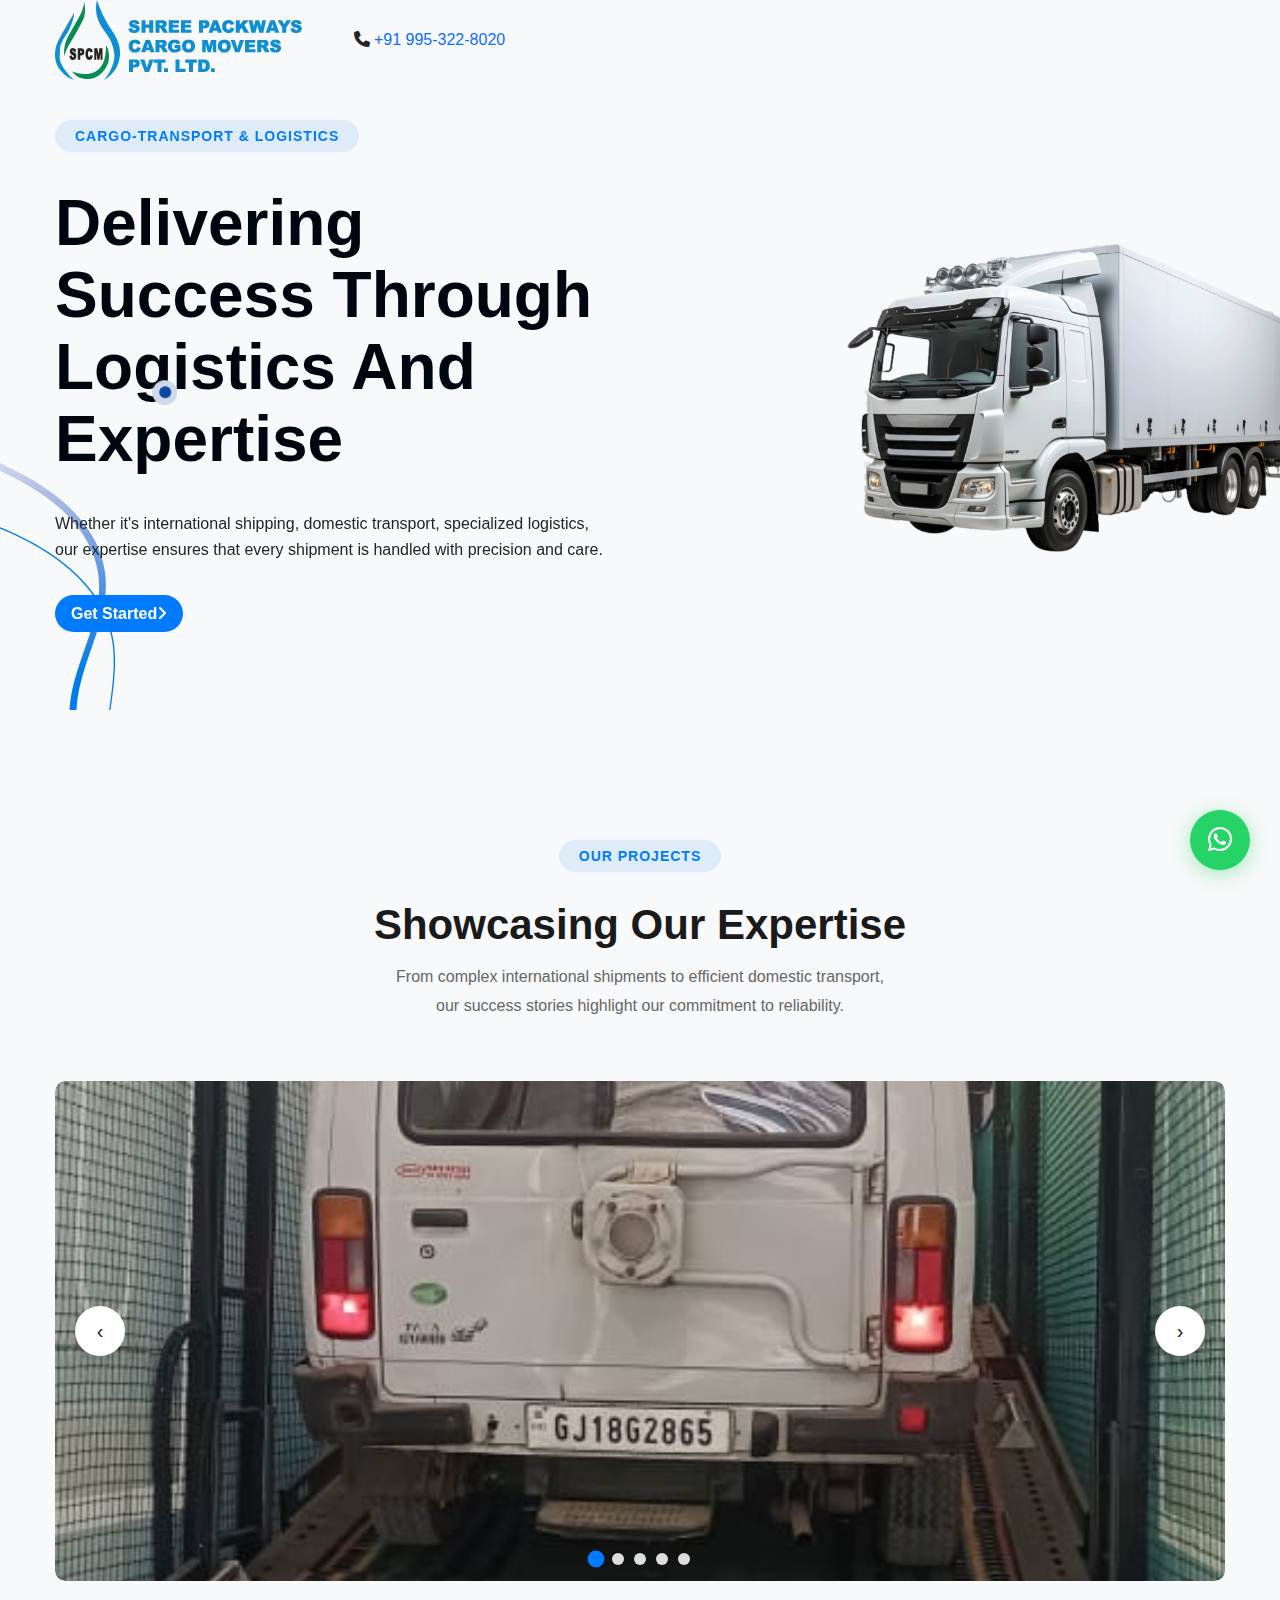
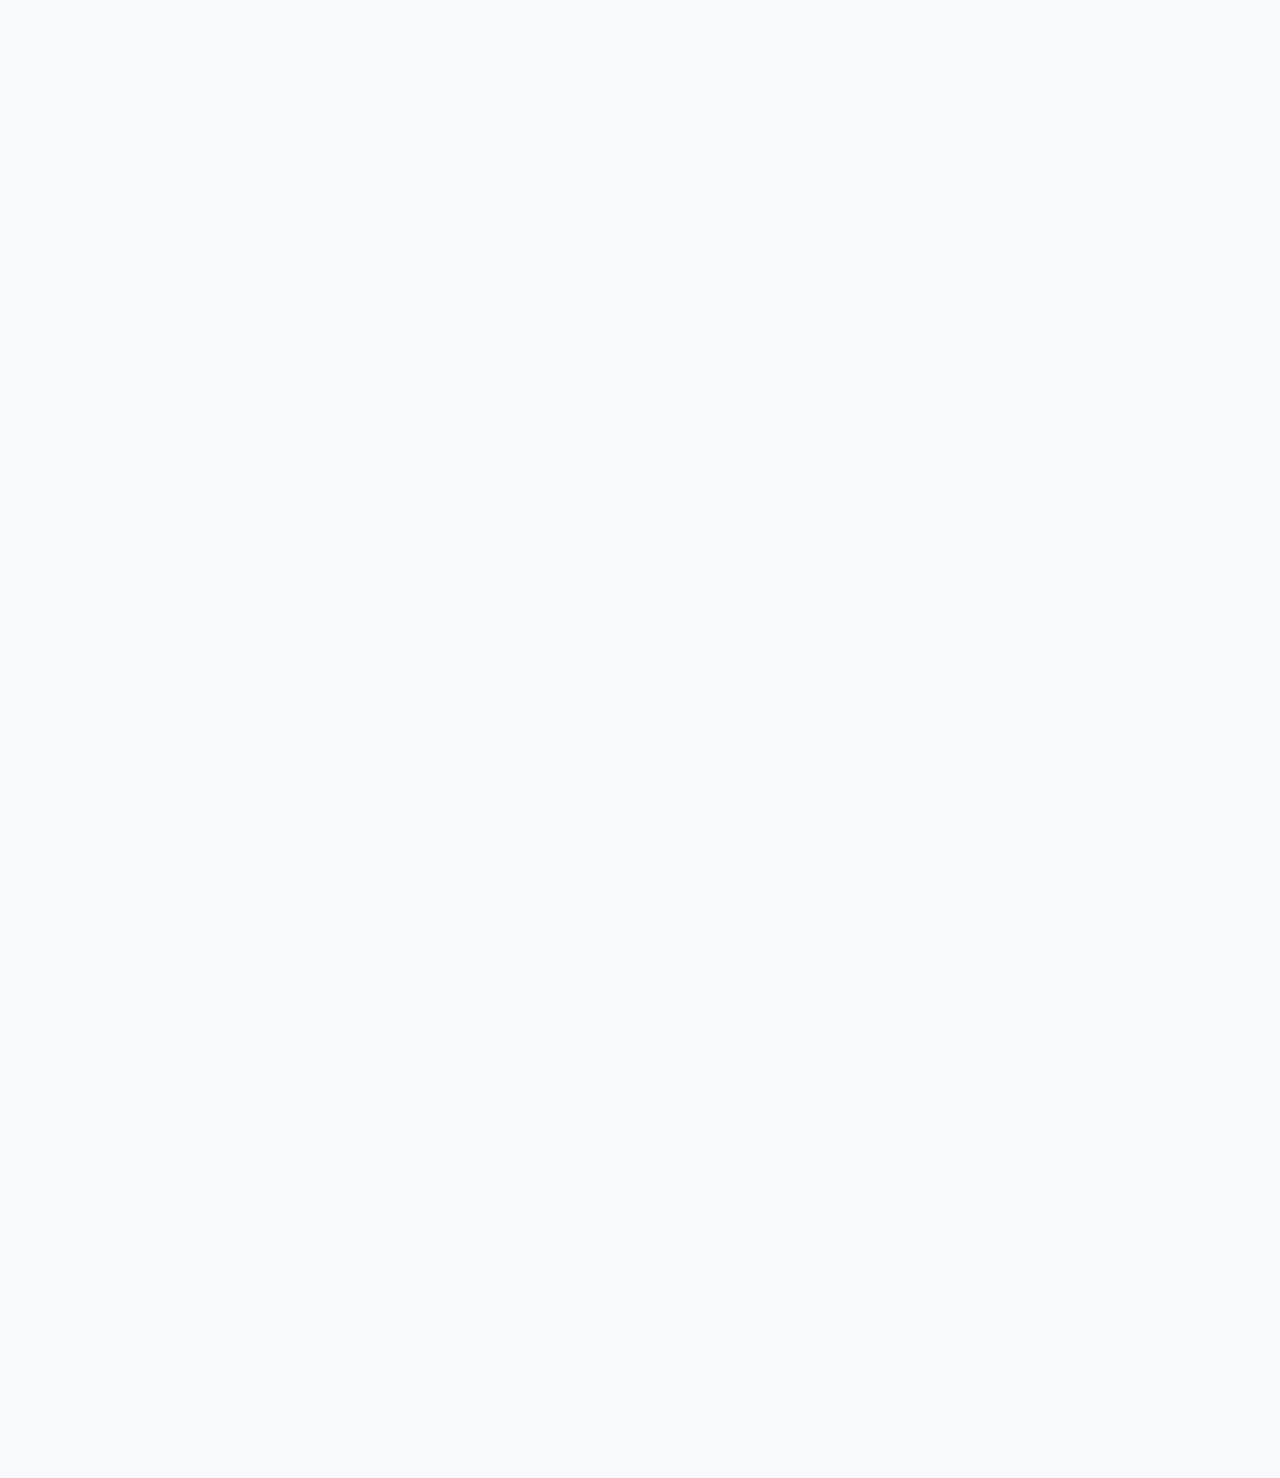
<file: index.html>
<!DOCTYPE html>
<html lang="en">
   
<!-- Mirrored from unifato.com/cargon/index.html by HTTrack Website Copier/3.x [XR&CO'2014], Thu, 13 Nov 2025 12:22:10 GMT -->
<head>
      <meta charset="UTF-8">
      <meta name="viewport" content="width=device-width, initial-scale=1.0">
      <title>Shreepackways</title>
      <!-- fav icon -->
      <link rel="shortcut icon" href="assets/img/imges/download.webp">
      <!-- css file -->
      <link rel="stylesheet" href="assets/css/bootstrap.min.css">
      <link rel="stylesheet" href="assets/css/all.css">
      <link rel="stylesheet" href="assets/css/magnific-popup.css">
      <link rel="stylesheet" href="assets/css/slick.css">
      <link rel="stylesheet" href="assets/css/slick-theme.css">
      <link rel="stylesheet" href="assets/css/nice-select.css">
      <link rel="stylesheet" href="assets/css/typography.css">
      <link rel="stylesheet" href="assets/css/aos.css">
      <link rel="stylesheet" href="assets/css/style.css">
      <link rel="stylesheet" href="assets/css/responsive.css">
      <style>

        .ca-con-rep-form{
    padding: 60px 107px;
}
.ca-con-rep-form .ca-title{
    font-size: 32px;
    line-height: 32px;
}


.ca-con-rep-form .nice-select.wide.ca-select {
    height: 56px;
}
.contact-page__google-map {
    width: 100%;
    height: 700px;
}
.ca-conatct-form1 {
    margin-top: -200px;
}
.ca-radion-btn {
    text-align: start;
}


.ca-radion-btn input[type="radio"] {
    appearance: none;
    -webkit-appearance: none;
    -moz-appearance: none;
    width: 20px;
    height: 20px;
    border: 1px solid #0E47A1; 
    border-radius: 50%;
    outline: none;
    cursor: pointer;
    position: relative;
    transition: border-color 0.2s ease;
    margin-right: 12px;
}

.ca-cmt-from .nice-select:after {
    height: 8px;
    width: 8px;
}
.ca-cmt-from .nice-select.wide.ca-select:focus{
    outline: none;
}



.ca-cmt-from .nice-select.wide.ca-select .current {
    color: #5A5D63;
}
/* Change border color on hover */
.ca-radion-btn input[type="radio"]:hover {
    border-color: #0E47A1; 
}

.ca-radion-btn input[type="radio"]::before {
    content: '';
    width: 12px;
    height: 12px;
    border-radius: 50%;
    background: transparent;
    position: absolute;
    top: 50%;
    left: 50%;
    transform: translate(-50%, -50%);
    transition: 0.2s ease;
}

.ca-radion-btn input[type="radio"]:checked::before {
    background: #0E47A1; 
}

.ca-radion-btn {
    display: flex;
    align-items: center;
}
.ca-conatct-form1 textarea {
    margin-bottom: 0;
}

.ca-radion-btn {
    margin-bottom: 32px;
}
.ca-radion-btn label {
    color: #5A5D63;
    font-size: 16px;
    line-height: 30px;
}
        * {
            margin: 0;
            padding: 0;
            box-sizing: border-box;
        }

        body {
            font-family: 'Segoe UI', Tahoma, Geneva, Verdana, sans-serif;
            background: #f8f9fa;
            padding: 50px 0;
        }

        .ca-portfilo-2 {
            padding: 100px 0 70px;
        }

        .container {
            max-width: 1200px;
            margin: 0 auto;
            padding: 0 15px;
        }

        .ca-portfolio-content-3 {
            text-align: center;
            margin-bottom: 60px;
        }

        .ca-section-subtitle {
            display: inline-block;
            color: #007bff;
            font-size: 14px;
            font-weight: 600;
            text-transform: uppercase;
            letter-spacing: 1px;
            background: rgba(0, 123, 255, 0.1);
            padding: 8px 20px;
            border-radius: 50px;
            margin-bottom: 15px;
        }

        .ca-section-title {
            font-size: 42px;
            font-weight: 600;
            color: #1a1a1a;
            margin: 16px 0;
        }

        .ca-portfolio-content-3 p {
            color: #666;
            font-size: 16px;
            line-height: 1.8;
            margin-top: 16px;
        }

        .carousel-wrapper {
            position: relative;
            max-width: 100%;
            margin: 0 auto;
        }

        .carousel {
            position: relative;
            overflow: hidden;
            border-radius: 10px;
        }

        .carousel-track {
            display: flex;
            transition: transform 0.6s cubic-bezier(0.4, 0, 0.2, 1);
        }

        .carousel-slide {
            min-width: 100%;
            position: relative;
        }

        .ca-single-pro-img-3 {
            position: relative;
            overflow: hidden;
            border-radius: 10px;
            cursor: pointer;
        }

        .ca-single-pro-img-3 img {
            width: 100%;
            height: 500px;
            object-fit: cover;
            display: block;
            transition: transform 0.6s ease;
        }

        .ca-single-pro-img-3:hover img {
            transform: scale(1.1);
        }

        .ca-project-hover-item1 {
            position: absolute;
            top: 0;
            left: 0;
            width: 100%;
            height: 100%;
            background: linear-gradient(to top, rgba(26, 26, 26, 0.95), rgba(26, 26, 26, 0.3));
            display: flex;
            flex-direction: column;
            justify-content: flex-end;
            padding: 40px;
            opacity: 0;
            transition: opacity 0.4s ease;
        }

        .ca-single-pro-img-3:hover .ca-project-hover-item1 {
            opacity: 1;
        }

        .ca-project-hover-item1-icon {
            position: absolute;
            top: 30px;
            right: 30px;
            width: 50px;
            height: 50px;
            background: #007bff;
            border-radius: 50%;
            display: flex;
            align-items: center;
            justify-content: center;
            transform: rotate(-45deg);
            transition: all 0.3s ease;
        }

        .ca-project-hover-item1-icon:hover {
            background: #fff;
            transform: rotate(0deg);
        }

        .ca-project-hover-item1-icon span {
            color: white;
            font-size: 24px;
        }

        .ca-project-hov-sub-title {
            color: #007bff;
            font-size: 14px;
            font-weight: 600;
            text-transform: uppercase;
            letter-spacing: 1px;
            margin-bottom: 10px;
        }

        .ca-project-hov-title {
            color: white;
            font-size: 28px;
            font-weight: 600;
            margin-bottom: 15px;
        }

        .ca-project-hov-title a {
            color: white;
            text-decoration: none;
            transition: color 0.3s ease;
        }

        .ca-project-hov-title a:hover {
            color: #007bff;
        }

        .ca-project-hover-item-content p {
            color: rgba(255, 255, 255, 0.8);
            font-size: 15px;
            line-height: 1.6;
        }

        .carousel-btn {
            position: absolute;
            top: 50%;
            transform: translateY(-50%);
            background: white;
            border: none;
            width: 50px;
            height: 50px;
            border-radius: 50%;
            cursor: pointer;
            font-size: 20px;
            display: flex;
            align-items: center;
            justify-content: center;
            transition: all 0.3s ease;
            z-index: 10;
            box-shadow: 0 4px 15px rgba(0, 0, 0, 0.1);
            color: #1a1a1a;
        }

        .carousel-btn:hover {
            background: #007bff;
            color: white;
            transform: translateY(-50%) scale(1.1);
        }

        .carousel-btn.prev {
            left: 20px;
        }

        .carousel-btn.next {
            right: 20px;
        }

        .carousel-indicators {
            display: flex;
            justify-content: center;
            gap: 10px;
            margin-top: 30px;
        }

        .indicator {
            width: 12px;
            height: 12px;
            border-radius: 50%;
            background: #ddd;
            border: none;
            cursor: pointer;
            transition: all 0.3s ease;
        }

        .indicator.active {
            background: #007bff;
            transform: scale(1.4);
        }

        .indicator:hover {
            background: #007bff;
        }

        @media (max-width: 768px) {
            .ca-section-title {
                font-size: 32px;
            }

            .ca-single-pro-img-3 img {
                height: 350px;
            }

            .ca-project-hover-item1 {
                padding: 25px;
            }

            .ca-project-hov-title {
                font-size: 22px;
            }

            .carousel-btn {
                width: 40px;
                height: 40px;
                font-size: 16px;
            }
        }

        /* Enhanced Contact Form Styles */
.ca-contact-from-3 {
    border-radius: 10px;
    box-shadow: 0 4px 30px rgba(0, 0, 0, 0.1);
    overflow: hidden;
}

.ca-contact-content-3 {
    background: #fff;
    padding: 40px;
    border-bottom: 2px solid #007bff;
}

.ca-contact-title-2 {
    font-size: 28px;
    margin-bottom: 20px;
}

.ca-enhanced-form {
    background: #f9f9f9;
    padding: 30px;
    border-radius: 10px;
    box-shadow: 0 4px 20px rgba(0, 0, 0, 0.1);
}

.ca-form-group {
    position: relative;
    margin-bottom: 20px;
}

.ca-form-group input,
.ca-form-group textarea {
    width: 100%;
    padding: 15px;
    border: 2px solid #ddd;
    border-radius: 8px;
    font-size: 16px;
    color: #333;
    transition: all 0.3s ease;
    background: #fff;
}

.ca-form-group input:focus,
.ca-form-group textarea:focus {
    border-color: #007bff;
    outline: none;
    box-shadow: 0 0 0 3px rgba(0, 123, 255, 0.1);
}

.ca-form-group.valid input,
.ca-form-group.valid textarea {
    border-color: #28a745;
    background: #f8fff9;
}

.ca-form-group.invalid input,
.ca-form-group.invalid textarea {
    border-color: #dc3545;
    background: #fff5f5;
}

.ca-error-message {
    position: absolute;
    bottom: -22px;
    left: 0;
    color: #dc3545;
    font-size: 12px;
    font-weight: 500;
    opacity: 0;
    transform: translateY(-5px);
    transition: all 0.3s ease;
    pointer-events: none;
}

.ca-form-group.invalid .ca-error-message {
    opacity: 1;
    transform: translateY(0);
}

.ca-success-message {
    position: absolute;
    bottom: -22px;
    left: 0;
    color: #28a745;
    font-size: 12px;
    font-weight: 500;
    opacity: 0;
    transform: translateY(-5px);
    transition: all 0.3s ease;
}

.ca-form-group.valid .ca-success-message {
    opacity: 1;
    transform: translateY(0);
}

.ca-validation-icon {
    position: absolute;
    right: 15px;
    top: 50%;
    transform: translateY(-50%);
    font-size: 16px;
    opacity: 0;
    transition: opacity 0.3s ease;
}

.ca-form-group.valid .ca-validation-icon.success {
    opacity: 1;
    color: #28a745;
}

.ca-form-group.invalid .ca-validation-icon.error {
    opacity: 1;
    color: #dc3545;
}

.ca-enhanced-btn {
    position: relative;
    overflow: hidden;
    transition: all 0.3s ease;
}

.ca-enhanced-btn:disabled {
    background: #6c757d !important;
    cursor: not-allowed;
    transform: none !important;
}

.ca-enhanced-btn .btn-spinner {
    position: absolute;
    left: 50%;
    top: 50%;
    transform: translate(-50%, -50%);
    opacity: 0;
    transition: opacity 0.3s ease;
}

.ca-enhanced-btn.loading .btn-text,
.ca-enhanced-btn.loading .btn-icon {
    opacity: 0;
}

.ca-enhanced-btn.loading .btn-spinner {
    opacity: 1;
}

.spinner {
    width: 20px;
    height: 20px;
    border: 2px solid #ffffff40;
    border-top: 2px solid #ffffff;
    border-radius: 50%;
    animation: spin 1s linear infinite;
}

@keyframes spin {
    0% { transform: rotate(0deg); }
    100% { transform: rotate(360deg); }
}

.ca-form-progress {
    height: 4px;
    background: #e9ecef;
    border-radius: 2px;
    overflow: hidden;
    margin-bottom: 20px;
}

.ca-form-progress-bar {
    height: 100%;
    background: linear-gradient(90deg, #007bff, #28a745);
    border-radius: 2px;
    transition: width 0.3s ease;
    width: 0%;
}

@media (max-width: 768px) {
    .ca-form-group input,
    .ca-form-group textarea {
        padding: 12px;
        font-size: 14px;
    }
    
    .ca-error-message,
    .ca-success-message {
        font-size: 11px;
        bottom: -20px;
    }
}

/* WhatsApp Sticky Button */
.whatsapp-sticky {
    position: fixed;
    bottom: 30px;
    right: 30px;
    z-index: 9999;
    width: 60px;
    height: 60px;
    background: #25d366;
    border-radius: 50%;
    display: flex;
    align-items: center;
    justify-content: center;
    box-shadow: 0 4px 20px rgba(37, 211, 102, 0.4);
    cursor: pointer;
    transition: all 0.3s ease;
    animation: whatsappPulse 2s infinite;
    text-decoration: none;
}

.whatsapp-sticky:hover {
    transform: scale(1.1);
    box-shadow: 0 6px 30px rgba(37, 211, 102, 0.6);
    background: #128c7e;
    text-decoration: none;
}

.whatsapp-sticky i {
    font-size: 28px;
    color: white;
}

.whatsapp-tooltip {
    position: absolute;
    right: 70px;
    top: 50%;
    transform: translateY(-50%);
    background: #333;
    color: white;
    padding: 8px 12px;
    border-radius: 6px;
    font-size: 14px;
    white-space: nowrap;
    opacity: 0;
    pointer-events: none;
    transition: all 0.3s ease;
}

.whatsapp-tooltip::after {
    content: '';
    position: absolute;
    right: -5px;
    top: 50%;
    transform: translateY(-50%);
    border: 5px solid transparent;
    border-left-color: #333;
}

.whatsapp-sticky:hover .whatsapp-tooltip {
    opacity: 1;
}

@keyframes whatsappPulse {
    0% {
        box-shadow: 0 4px 20px rgba(37, 211, 102, 0.4);
    }
    50% {
        box-shadow: 0 4px 20px rgba(37, 211, 102, 0.7), 0 0 0 10px rgba(37, 211, 102, 0.1);
    }
    100% {
        box-shadow: 0 4px 20px rgba(37, 211, 102, 0.4);
    }
}

@media (max-width: 768px) {
    .whatsapp-sticky {
        width: 50px;
        height: 50px;
        bottom: 20px;
        right: 20px;
    }
    
    .whatsapp-sticky i {
        font-size: 22px;
    }
    
    .whatsapp-tooltip {
        display: none;
    }
}

/* Update theme colors throughout */
.theme-bg-3 {
    background: #007bff !important;
}

.theme-color-3 {
    color: #007bff !important;
}

.subtitle-bg-6 {
    background: rgba(0, 123, 255, 0.1) !important;
}

/* Enhanced Truck Animation Styles */
.ca-slider-img-3 {
    position: absolute;
    right: 0;
    top: 50%;
    transform: translateY(-50%);
    z-index: 5;
    width: auto;
    height: auto;
    overflow: visible;
}

.ca-slider-img-3 img {
    max-width: none;
    width: 80vw;
    height: auto;
    object-fit: contain;
    will-change: transform, opacity;
    backface-visibility: hidden;
    perspective: 1000px;
}

/* Smooth scroll behavior */
html {
    scroll-behavior: smooth;
}

/* Hero section optimization for animation */
.ca-slider-3 {
    overflow: hidden;
    position: relative;
}

/* Performance optimizations */
.ca-slider-3 * {
    transform-style: preserve-3d;
}

/* Mobile responsive truck */
@media (max-width: 1200px) {
    .ca-slider-img-3 img {
        width: 90vw;
    }
}

@media (max-width: 768px) {
    .ca-slider-img-3 {
        top: 60%;
    }
    
    .ca-slider-img-3 img {
        width: 100vw;
    }
}

@media (max-width: 480px) {
    .ca-slider-img-3 {
        top: 65%;
    }
    
    .ca-slider-img-3 img {
        width: 110vw;
    }
}
    </style>
   </head>
   <body>
      <!-- Header with Logo start -->
      <header class="ca-logo-header">
         <div class="container">
            <div class="row align-items-center">
               <div class="col-lg-3 col-md-4 col-6">
                  <div class="ca-logo-wrapper">
                     <img src="assets/img/imges/download.webp" alt="Company Logo" class="ca-main-logo">
                     <!-- Placeholder for logo - replace with your actual logo -->
                  </div>
               </div>
               <div class="col-lg-9 col-md-8 col-6">
                  <div class="ca-header-contact-info">
                     <div class="ca-contact-item">
                        <span class="ca-contact-icon"><i class="fas fa-phone"></i></span>
                        <a href="tel:+919953228020">+91 995-322-8020</a>
                     </div>
                  </div>
               </div>
            </div>
         </div>
      </header>
      <!-- Header with Logo end -->

      <main>
         <!-- slider start -->
         <div class="ca-slider-active-3" id="home" style="margin-top: 0; padding-top: 0;">
            <!-- single-slider -->
            <div class="ca-slider-3 cream-bg-3 p-relative z-index-1 fix" style="height: 100vh; padding-top: 0;">
               <div class="ca-slider-3-shape d-none d-lg-block">
                  <img src="assets/img/shape/ca-shape3.3.png" alt="">
                  <div class="ca-slider-top-shape-img">
                     <img src="assets/img/shape/ca-image-shape3.3.png" alt="">
                  </div>
               </div>
               <div class="ca-slider-img-3 p-absolute">
                  <img src="assets/img/slider/truck-slide3.png" alt="Logistics Truck" loading="eager">
               </div>
               <div class="ca-line-shape3">
                  <img src="assets/img/shape/ca-shape3.1.png" alt="">
               </div>
               <div class="container">
                  <div class="row">
                     <div class="col-lg-6 col-md-10">
                        <div class="ca-hero-content-3">
                           <h5 class="ca-section-subtitle subtitle-bg-6 p-relative theme-color-3 br-50">Cargo-Transport & Logistics</h5>
                           <h1 class="ca-slider-heading theme-black-3 fnw-600 pt-20 pb-20">Delivering Success Through Logistics And Expertise</h1>
                           <p class="pt-16 pb-32">Whether it's international shipping, domestic transport, specialized logistics,<br> our expertise ensures that every shipment is handled with precision and care. </p>
                           <div class="hero3-btn">
                              <a href="#contact" class="ca-btn-primary-3 theme-bg-3 text-white br-50">Get Started<span><i class="fa-solid fa-angle-right"></i></span></a>
                           </div>
                        </div>
                     </div>
                  </div>
               </div>
            </div>
         </div>
         <!-- slider end -->

         <!-- portfolio section start -->
         <section class="ca-portfilo-2">
        <div class="container">
            <div class="ca-portfolio-content-3">
                <h5 class="ca-section-subtitle">Our Projects</h5>
                <h2 class="ca-section-title">Showcasing Our Expertise</h2>
                <p>From complex international shipments to efficient domestic transport,<br>our success stories highlight our commitment to reliability.</p>
            </div>

            <div class="carousel-wrapper">
                <div class="carousel">
                    <div class="carousel-track">
                        
                        <div class="carousel-slide">
                            <div class="ca-single-pro-img-3">
                                <img src="assets/img/imges/1.jpg" alt="Logistics warehouse">
                                <div class="ca-project-hover-item1">
                                    <a href="#" class="ca-project-hover-item1-icon">
                                        <span>→</span>
                                    </a>
                                    <div class="ca-project-hover-item-content">
                                        <h4 class="ca-project-hov-sub-title">Transportation</h4>
                                        <h3 class="ca-project-hov-title"><a href="#">Customs Clearance Excellence</a></h3>
                                        <p>Explore our case studies achievements<br>to see how we have transformed.</p>
                                    </div>
                                </div>
                            </div>
                        </div>

                        <div class="carousel-slide">
                            <div class="ca-single-pro-img-3">
                                <img src="assets/img/imges/10.jpg" alt="Air freight">
                                <div class="ca-project-hover-item1">
                                    <a href="#" class="ca-project-hover-item1-icon">
                                        <span>→</span>
                                    </a>
                                    <div class="ca-project-hover-item-content">
                                        <h4 class="ca-project-hov-sub-title">Air Freight</h4>
                                        <h3 class="ca-project-hov-title"><a href="#">Global Air Cargo Solutions</a></h3>
                                        <p>Delivering time-sensitive shipments<br>with precision and reliability.</p>
                                    </div>
                                </div>
                            </div>
                        </div>

                        <div class="carousel-slide">
                            <div class="ca-single-pro-img-3">
                                <img src="assets/img/imges/12.jpg" alt="Container shipping">
                                <div class="ca-project-hover-item1">
                                    <a href="#" class="ca-project-hover-item1-icon">
                                        <span>→</span>
                                    </a>
                                    <div class="ca-project-hover-item-content">
                                        <h4 class="ca-project-hov-sub-title">Sea Freight</h4>
                                        <h3 class="ca-project-hov-title"><a href="#">International Ocean Transport</a></h3>
                                        <p>Cost-effective solutions for bulk<br>and container shipping worldwide.</p>
                                    </div>
                                </div>
                            </div>
                        </div>

                        <div class="carousel-slide">
                            <div class="ca-single-pro-img-3">
                                <img src="assets/img/imges/13.jpg" alt="Truck transport">
                                <div class="ca-project-hover-item1">
                                    <a href="#" class="ca-project-hover-item1-icon">
                                        <span>→</span>
                                    </a>
                                    <div class="ca-project-hover-item-content">
                                        <h4 class="ca-project-hov-sub-title">Road Freight</h4>
                                        <h3 class="ca-project-hov-title"><a href="#">Domestic Transportation Network</a></h3>
                                        <p>Efficient ground transport services<br>across all major routes.</p>
                                    </div>
                                </div>
                            </div>
                        </div>

                        <div class="carousel-slide">
                            <div class="ca-single-pro-img-3">
                                <img src="assets/img/imges/2.jpg" alt="Warehouse management">
                                <div class="ca-project-hover-item1">
                                    <a href="#" class="ca-project-hover-item1-icon">
                                        <span>→</span>
                                    </a>
                                    <div class="ca-project-hover-item-content">
                                        <h4 class="ca-project-hov-sub-title">Warehousing</h4>
                                        <h3 class="ca-project-hov-title"><a href="#">Advanced Storage Solutions</a></h3>
                                        <p>State-of-the-art facilities for secure<br>inventory management and distribution.</p>
                                    </div>
                                </div>
                            </div>
                        </div>

                    </div>

                    <button class="carousel-btn prev" onclick="moveSlide(-1)">‹</button>
                    <button class="carousel-btn next" onclick="moveSlide(1)">›</button>
                </div>

                <div class="carousel-indicators"></div>
            </div>
        </div>
    </section>
         <!-- portfolio section end -->


         <!-- video area start -->
        
         <!-- video area end -->


         <!-- working section start -->
         
         <!-- working section End -->

         <!-- contact-section start -->
         <section class="contact-3-area cream-bg-3 pt-100 pb-70" id="contact">
            <div class="container">
               <div class="ca-blog-content-3 ca-sec-content-3 text-center mb-60 aos-init aos-animate" data-aos="zoom-out-down" data-aos-duration="1000">
                  <h5 class="ca-section-subtitle subtitle-bg-6 p-relative theme-color-3 br-50">Contact Us</h5>
                  <h2 class="ca-section-title theme-black-3 fnw-600 pt-16 ca-text-cap">Get in Touch with Our Team</h2>
                  <p class="pt-16">Ready to streamline your logistics? Contact us today for personalized solutions<br>that will transform your shipping and transport operations.</p>
               </div>
               <div class="row align-items-center">
                  <div class="col-xl-6 mb-30">
                     <div class="ca-contact-from w-bg ca-contact-from-3 aos-init aos-animate" data-aos="fade-right" data-aos-duration="1200">
                        <div class="ca-contact-content-3">
                           <h4 class="ca-contact-title-2 theme-black-2 fnw-600">Send Us A Message</h4>
                           <p class="pt-16 pb-24">We're here to help with all your logistics needs. Fill out the form below and our team will get back to you within 24 hours.</p>
                        </div>
                        <form id="contactForm" class="ca-enhanced-form">
    <div class="ca-form-progress">
        <div class="ca-form-progress-bar" id="formProgressBar"></div>
    </div>
    
    <div class="row">
        <div class="col-md-12 mb-20">
            <div class="ca-form-group">
                <input type="text" name="name" id="name" placeholder="Full Name *" required>
                <i class="ca-validation-icon success fas fa-check"></i>
                <i class="ca-validation-icon error fas fa-times"></i>
                <div class="ca-error-message"></div>
                <div class="ca-success-message">✓ Looks good!</div>
            </div>
        </div>

        <div class="col-md-12 mb-20">
            <div class="ca-form-group">
                <input type="email" name="email" id="email" placeholder="Email Address *" required>
                <i class="ca-validation-icon success fas fa-check"></i>
                <i class="ca-validation-icon error fas fa-times"></i>
                <div class="ca-error-message"></div>
                <div class="ca-success-message">✓ Valid email!</div>
            </div>
        </div>

        <div class="col-md-12 mb-20">
            <div class="ca-form-group">
                <input type="tel" name="mobile" id="mobile" placeholder="Mobile Number *" required>
                <i class="ca-validation-icon success fas fa-check"></i>
                <i class="ca-validation-icon error fas fa-times"></i>
                <div class="ca-error-message"></div>
                <div class="ca-success-message">✓ Valid number!</div>
            </div>
        </div>

        <div class="col-md-6 mb-20">
            <div class="ca-form-group">
                <input type="text" name="movingFrom" id="movingFrom" placeholder="Moving From *" required>
                <i class="ca-validation-icon success fas fa-check"></i>
                <i class="ca-validation-icon error fas fa-times"></i>
                <div class="ca-error-message"></div>
                <div class="ca-success-message">✓ Location set!</div>
            </div>
        </div>

        <div class="col-md-6 mb-20">
            <div class="ca-form-group">
                <input type="text" name="movingTo" id="movingTo" placeholder="Moving To *" required>
                <i class="ca-validation-icon success fas fa-check"></i>
                <i class="ca-validation-icon error fas fa-times"></i>
                <div class="ca-error-message"></div>
                <div class="ca-success-message">✓ Destination set!</div>
            </div>
        </div>

        <div class="col-md-12 mb-20">
            <div class="ca-form-group">
                <textarea name="message" id="message" placeholder="Your Message *" rows="5" required></textarea>
                <i class="ca-validation-icon success fas fa-check"></i>
                <i class="ca-validation-icon error fas fa-times"></i>
                <div class="ca-error-message"></div>
                <div class="ca-success-message">✓ Message looks good!</div>
            </div>
        </div>

        <div class="submit-btn">
            <button class="ca-btn-primary-3 ca-enhanced-btn theme-bg-3 text-white br-50" type="submit" id="submitBtn">
                <span class="btn-text">Send Message</span>
                <span class="btn-icon"><i class="fas fa-paper-plane"></i></span>
                <span class="btn-spinner"><div class="spinner"></div></span>
            </button>
        </div>
    </div>
</form>

                     </div>
                  </div>
                  <div class="col-xl-6 mb-30">
                     <div class="ca-form-loca-3 ml-50 aos-init aos-animate" data-aos="fade-left" data-aos-duration="1400">
                        <!-- single box item -->
                        <div class="ca-location-3 ca-enhanced-location mb-30">
                           <div class="ca-location-icbox">
                              <div class="ca-location-icbox-img">
                                 <span class="ca-location-icon"><i class="fas fa-map-marker-alt"></i></span>
                              </div>
                              <div class="ca-location-icbox-text">
                                 <h4 class="ca-title fnw-600 theme-black-3 pb-12">Our Location</h4>
                                 <p>Shop No. 2, Ashok vihar, Phase-3,<br>Opposite C-2 Gate, Palam Vihar Road,<br>Gurgaon, Haryana</p>
                                 <a href="#" class="ca-location-link">Get Directions <i class="fas fa-external-link-alt"></i></a>
                              </div>
                           </div>
                        </div>
                        <!-- single box item -->
                        <div class="ca-location-3 ca-enhanced-location mb-30">
                           <div class="ca-location-icbox">
                              <div class="ca-location-icbox-img">
                                 <span class="ca-location-icon"><i class="fas fa-phone-alt"></i></span>
                              </div>
                              <div class="ca-location-icbox-text">
                                 <h4 class="ca-title fnw-600 theme-black-3 pb-12">Call Us On</h4>
                                 <p>Available for all your moving needs</p>
                                 <a href="tel:+919953228020" class="ca-phone-link">+91 995-322-8020</a>
                              </div>
                           </div>
                        </div>
                        <!-- single box item -->
                        <div class="ca-location-3 ca-enhanced-location mb-30">
                           <div class="ca-location-icbox">
                              <div class="ca-location-icbox-img">
                                 <span class="ca-location-icon"><i class="fas fa-envelope"></i></span>
                              </div>
                              <div class="ca-location-icbox-text">
                                 <h4 class="ca-title fnw-600 theme-black-3 pb-12">Leave a message</h4>
                                 <p>Get a response within 2 hours</p>
                                 <a href="mailto:info@shreepackways.com" class="ca-email-link">info@shreepackways.com</a>
                                 <a href="mailto:spcmpvtltd28@gmail.com" class="ca-email-link" style="display: block; margin-top: 5px;">spcmpvtltd28@gmail.com</a>
                              </div>
                           </div>
                        </div>
                        
                        <!-- Business Hours -->
                       
                     </div>
                  </div>
               </div>
            </div>
         </section>
         <!-- contact-section end -->

      </main>

      <!-- WhatsApp Sticky Button -->
      <a href="https://wa.me/919953228020?text=Hello! I would like to know more about your logistics services." class="whatsapp-sticky" target="_blank" rel="noopener">
         <i class="fab fa-whatsapp"></i>
         <div class="whatsapp-tooltip">Chat with us on WhatsApp</div>
      </a>

      <!-- js file -->
       <script>
document.getElementById("contactForm").addEventListener("submit", async function (e) {
    e.preventDefault();

    const submitBtn = this.querySelector("button[type='submit']");
    submitBtn.disabled = true;

    // Prepare data
    const formData = {
        name: this.name.value.trim(),
        email: this.email.value.trim(),
        mobile: this.mobile.value.trim(),
        movingFrom: this.movingFrom.value.trim(),
        movingTo: this.movingTo.value.trim(),
        message: this.message.value.trim()
    };

    // Quick front-end validation fallback
    for (const key in formData) {
        if (!formData[key]) {
            alert("Please fill all required fields.");
            submitBtn.disabled = false;
            return;
        }
    }

    try {
        const response = await fetch("https://shreepackways-smtp.vercel.app/api/send-email", {
            method: "POST",
            headers: { "Content-Type": "application/json" },
            body: JSON.stringify(formData)
        });

        if (response.ok) {
            alert("Message sent successfully!");
            this.reset();
        } else {
            alert("Failed to send message. Server error.");
        }

    } catch (error) {
        alert("Network error. Please try again.");
    }

    submitBtn.disabled = false;
});
</script>

        <script>
        let currentSlide = 0;
        const slides = document.querySelectorAll('.carousel-slide');
        const track = document.querySelector('.carousel-track');
        const indicatorsContainer = document.querySelector('.carousel-indicators');

        // Create indicators
        slides.forEach((_, index) => {
            const indicator = document.createElement('button');
            indicator.classList.add('indicator');
            if (index === 0) indicator.classList.add('active');
            indicator.addEventListener('click', () => goToSlide(index));
            indicatorsContainer.appendChild(indicator);
        });

        const indicators = document.querySelectorAll('.indicator');

        function updateCarousel() {
            track.style.transform = `translateX(-${currentSlide * 100}%)`;
            
            indicators.forEach((indicator, index) => {
                indicator.classList.toggle('active', index === currentSlide);
            });
        }

        function moveSlide(direction) {
            currentSlide += direction;
            
            if (currentSlide < 0) {
                currentSlide = slides.length - 1;
            } else if (currentSlide >= slides.length) {
                currentSlide = 0;
            }
            
            updateCarousel();
        }

        function goToSlide(index) {
            currentSlide = index;
            updateCarousel();
        }

        // Auto-play
        let autoPlay = setInterval(() => moveSlide(1), 5000);

        // Pause auto-play on hover
        const carousel = document.querySelector('.carousel');
        carousel.addEventListener('mouseenter', () => clearInterval(autoPlay));
        carousel.addEventListener('mouseleave', () => {
            autoPlay = setInterval(() => moveSlide(1), 5000);
        });

        // Keyboard navigation
        document.addEventListener('keydown', (e) => {
            if (e.key === 'ArrowLeft') moveSlide(-1);
            if (e.key === 'ArrowRight') moveSlide(1);
        });
    </script>
      <script src="assets/js/jquery-3.7.1.min.js"></script>
      <script src="assets/js/bootstrap.bundle.min.js"></script>
      <script src="assets/js/jquery.magnific-popup.min.js"></script>
      <script src="assets/js/jquery.counterup.min.js"></script>
      <script src="assets/js/slick.min.js"></script>
      <script src="assets/js/jquery.nice-select.js"></script>
      <script src="assets/js/waypoints.min.js"></script>
      <script src="assets/js/aos.js"></script>
      <script src="assets/js/main.js"></script>
      <script>
// Enhanced Form Validation
class FormValidator {
    constructor(formId) {
        this.form = document.getElementById(formId);
        this.fields = {};
        this.progressBar = document.getElementById('formProgressBar');
        this.submitBtn = document.getElementById('submitBtn');
        this.initializeFields();
        this.bindEvents();
    }

    initializeFields() {
        const inputs = this.form.querySelectorAll('input, textarea');
        inputs.forEach(input => {
            this.fields[input.name] = {
                element: input,
                group: input.closest('.ca-form-group'),
                rules: this.getValidationRules(input),
                isValid: false
            };
        });
    }

    getValidationRules(input) {
        const rules = { required: input.hasAttribute('required') };
        
        switch(input.type) {
            case 'email':
                rules.email = true;
                break;
            case 'tel':
                rules.phone = true;
                break;
        }

        switch(input.name) {
            case 'name':
                rules.minLength = 2;
                rules.pattern = /^[a-zA-Z\s]+$/;
                break;
            case 'mobile':
                rules.pattern = /^[\+]?[1-9][\d]{9,14}$/;
                break;
            case 'movingFrom':
            case 'movingTo':
                rules.minLength = 2;
                break;
            case 'message':
                rules.minLength = 10;
                rules.maxLength = 500;
                break;
        }

        return rules;
    }

    bindEvents() {
        Object.keys(this.fields).forEach(fieldName => {
            const field = this.fields[fieldName];
            
            field.element.addEventListener('input', () => {
                this.validateField(fieldName);
                this.updateProgress();
            });

            field.element.addEventListener('blur', () => {
                this.validateField(fieldName);
            });

            field.element.addEventListener('focus', () => {
                this.clearFieldState(fieldName);
            });
        });

        this.form.addEventListener('submit', (e) => this.handleSubmit(e));
    }

    validateField(fieldName) {
        const field = this.fields[fieldName];
        const value = field.element.value.trim();
        const errors = [];

        // Required validation
        if (field.rules.required && !value) {
            errors.push('This field is required');
        }

        if (value) {
            // Min length validation
            if (field.rules.minLength && value.length < field.rules.minLength) {
                errors.push(`Minimum ${field.rules.minLength} characters required`);
            }

            // Max length validation
            if (field.rules.maxLength && value.length > field.rules.maxLength) {
                errors.push(`Maximum ${field.rules.maxLength} characters allowed`);
            }

            // Email validation
            if (field.rules.email && !this.isValidEmail(value)) {
                errors.push('Please enter a valid email address');
            }

            // Phone validation
            if (field.rules.phone && !this.isValidPhone(value)) {
                errors.push('Please enter a valid phone number');
            }

            // Pattern validation
            if (field.rules.pattern && !field.rules.pattern.test(value)) {
                if (fieldName === 'name') {
                    errors.push('Name should only contain letters and spaces');
                } else {
                    errors.push('Invalid format');
                }
            }
        }

        this.updateFieldState(fieldName, errors);
        return errors.length === 0;
    }

    updateFieldState(fieldName, errors) {
        const field = this.fields[fieldName];
        const errorElement = field.group.querySelector('.ca-error-message');

        field.group.classList.remove('valid', 'invalid');
        
        if (errors.length > 0) {
            field.group.classList.add('invalid');
            errorElement.textContent = errors[0];
            field.isValid = false;
        } else if (field.element.value.trim()) {
            field.group.classList.add('valid');
            field.isValid = true;
        } else {
            field.isValid = false;
        }
    }

    clearFieldState(fieldName) {
        const field = this.fields[fieldName];
        field.group.classList.remove('invalid');
    }

    updateProgress() {
        const totalFields = Object.keys(this.fields).length;
        const validFields = Object.values(this.fields).filter(field => field.isValid).length;
        const progress = (validFields / totalFields) * 100;
        this.progressBar.style.width = `${progress}%`;
    }

    validateForm() {
        let isFormValid = true;
        Object.keys(this.fields).forEach(fieldName => {
            if (!this.validateField(fieldName)) {
                isFormValid = false;
            }
        });
        return isFormValid;
    }

    async handleSubmit(e) {
        e.preventDefault();

        if (!this.validateForm()) {
            this.showMessage('Please fix the errors above', 'error');
            return;
        }

        this.setLoadingState(true);

        const formData = {};
        Object.keys(this.fields).forEach(fieldName => {
            formData[fieldName] = this.fields[fieldName].element.value.trim();
        });

        try {
            const response = await fetch("https://shreepackways-smtp.vercel.app/api/send-email", {
                method: "POST",
                headers: { "Content-Type": "application/json" },
                body: JSON.stringify(formData)
            });

            if (response.ok) {
                this.showMessage('Message sent successfully! We\'ll get back to you soon.', 'success');
                this.resetForm();
            } else {
                throw new Error('Server error');
            }
        } catch (error) {
            this.showMessage('Failed to send message. Please try again or contact us directly.', 'error');
        } finally {
            this.setLoadingState(false);
        }
    }

    setLoadingState(loading) {
        this.submitBtn.disabled = loading;
        this.submitBtn.classList.toggle('loading', loading);
    }

    showMessage(message, type) {
        // Remove existing messages
        const existingMessage = this.form.querySelector('.form-message');
        if (existingMessage) existingMessage.remove();

        const messageDiv = document.createElement('div');
        messageDiv.className = `form-message alert alert-${type === 'success' ? 'success' : 'danger'}`;
        messageDiv.style.cssText = `
            padding: 15px;
            margin: 20px 0;
            border-radius: 8px;
            font-weight: 500;
            text-align: center;
            background: ${type === 'success' ? '#d4edda' : '#f8d7da'};
            color: ${type === 'success' ? '#155724' : '#721c24'};
            border: 1px solid ${type === 'success' ? '#c3e6cb' : '#f5c6cb'};
        `;
        messageDiv.textContent = message;

        this.form.appendChild(messageDiv);
        
        setTimeout(() => messageDiv.remove(), 5000);
    }

    resetForm() {
        this.form.reset();
        Object.keys(this.fields).forEach(fieldName => {
            this.fields[fieldName].group.classList.remove('valid', 'invalid');
            this.fields[fieldName].isValid = false;
        });
        this.progressBar.style.width = '0%';
    }

    isValidEmail(email) {
        return /^[^\s@]+@[^\s@]+\.[^\s@]+$/.test(email);
    }

    isValidPhone(phone) {
        return /^[\+]?[1-9][\d]{9,14}$/.test(phone.replace(/[\s\-\(\)]/g, ''));
    }
}

// Initialize form validation when DOM is loaded
document.addEventListener('DOMContentLoaded', function() {
    new FormValidator('contactForm');
});
</script>
   </body>

<!-- Mirrored from unifato.com/cargon/index.html by HTTrack Website Copier/3.x [XR&CO'2014], Thu, 13 Nov 2025 12:22:10 GMT -->
</html>
</file>
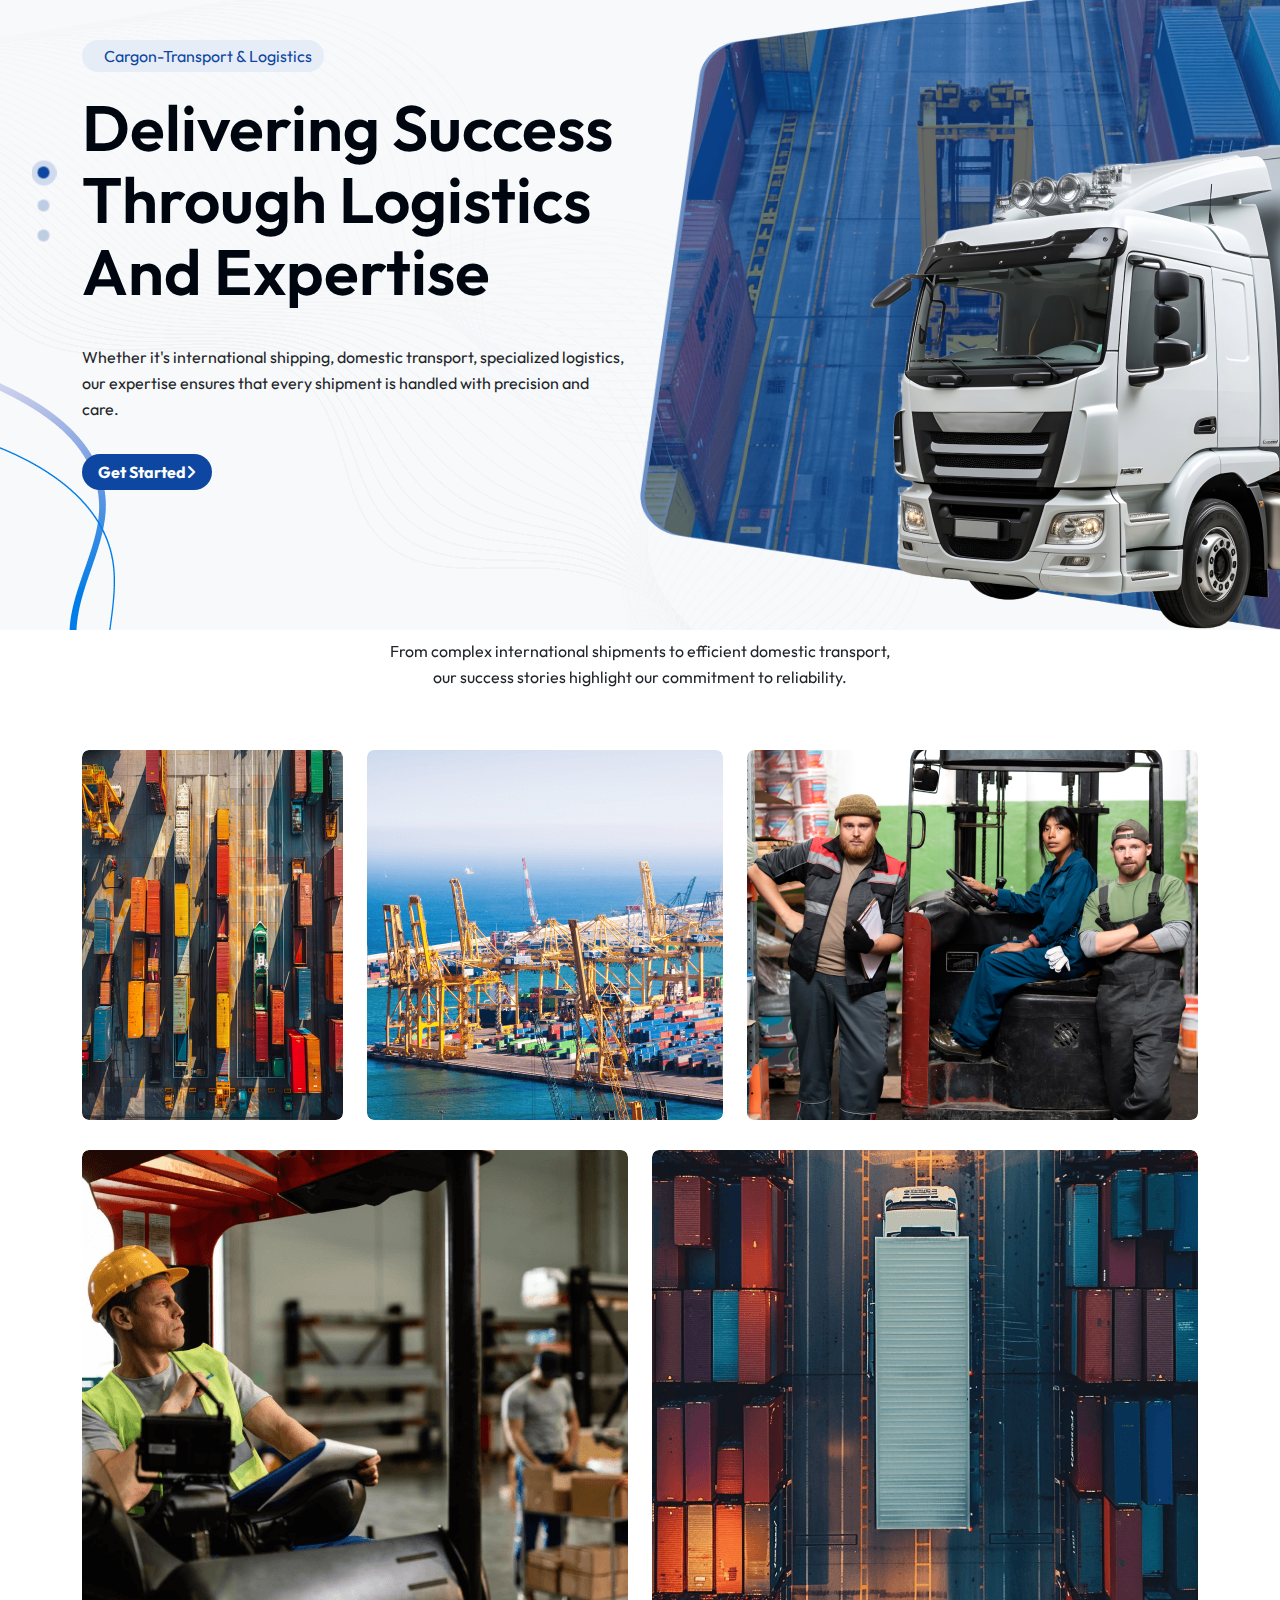
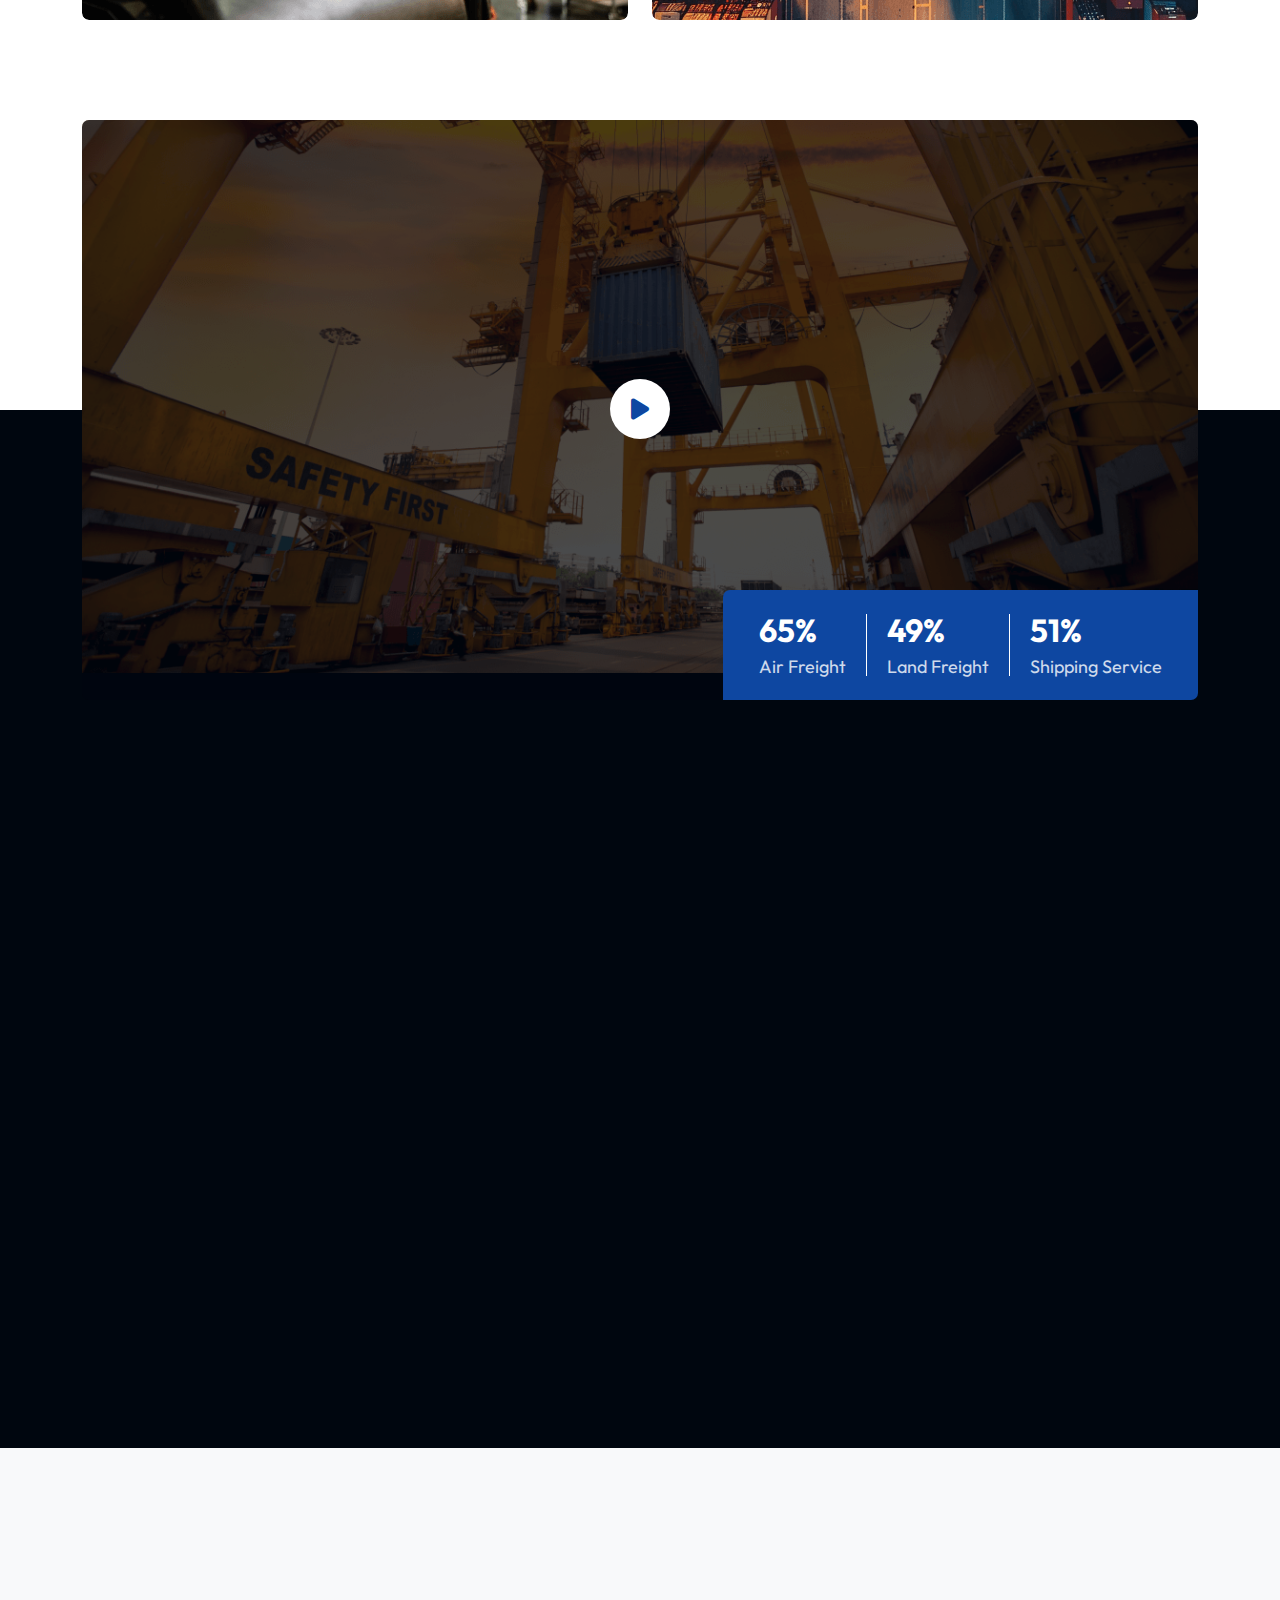
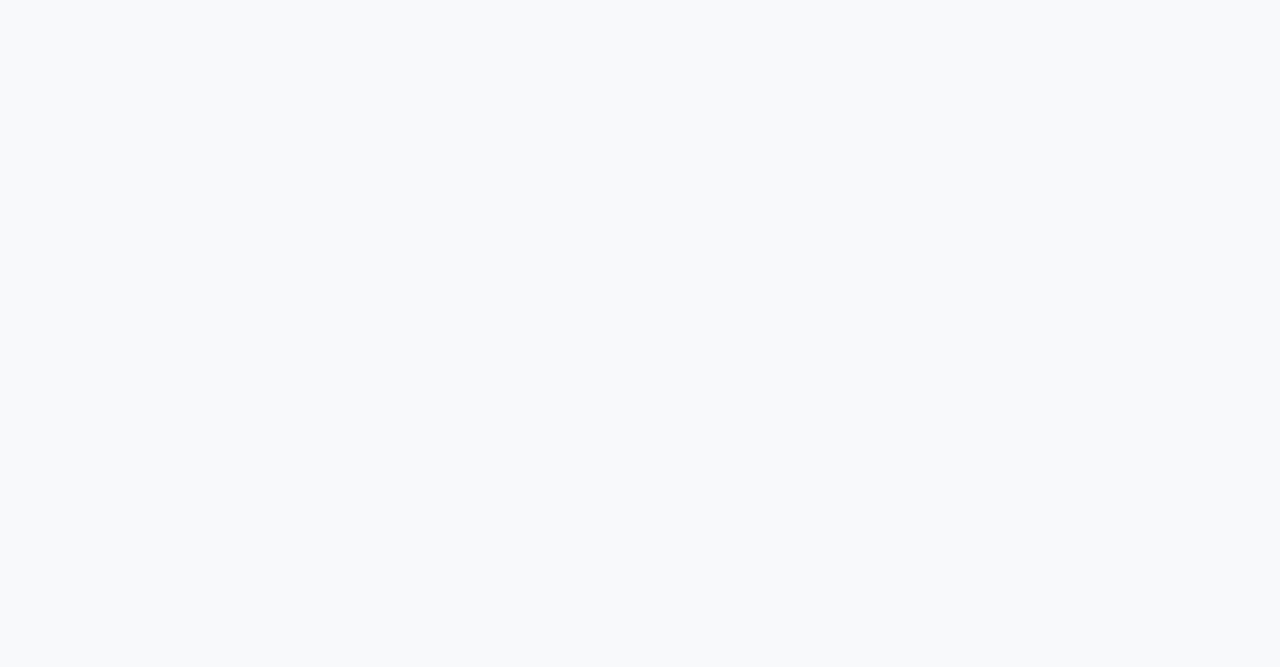
<file: index-2.html>
<!DOCTYPE html>
<html lang="en">
   
<!-- Mirrored from unifato.com/cargon/index.html by HTTrack Website Copier/3.x [XR&CO'2014], Thu, 13 Nov 2025 12:22:10 GMT -->
<head>
      <meta charset="UTF-8">
      <meta name="viewport" content="width=device-width, initial-scale=1.0">
      <title>Cargon-01</title>
      <!-- fav icon -->
      <link rel="shortcut icon" href="assets/img/icon/ca-fav-3.svg">
      <!-- css file -->
      <link rel="stylesheet" href="assets/css/bootstrap.min.css">
      <link rel="stylesheet" href="assets/css/all.css">
      <link rel="stylesheet" href="assets/css/magnific-popup.css">
      <link rel="stylesheet" href="assets/css/slick.css">
      <link rel="stylesheet" href="assets/css/slick-theme.css">
      <link rel="stylesheet" href="assets/css/nice-select.css">
      <link rel="stylesheet" href="assets/css/typography.css">
      <link rel="stylesheet" href="assets/css/aos.css">
      <link rel="stylesheet" href="assets/css/style.css">
      <link rel="stylesheet" href="assets/css/responsive.css">
   </head>
   <body>  


      <!-- offcanvas start -->
      <div class="ca-offcanvas w-bg">
         <div class="ca-offcanvas-wrapper">
            <div class="ca-offcanvas-header d-flex justify-content-between align-items-center mb-40">
               <div class="ca-offcanvas-logo">
                  <a href="#"><img src="assets/img/logo/ca-logo3.1.png" alt=""></a>
               </div>
               <div class="ca-offcanvas-close">
                  <button class="ca-offcanvas-close-toggle"><i class="fal fa-times"></i></button>
               </div>
            </div>
            <div class="ca-offcanvas-menu-3 mb-40">
               <nav>
               </nav>
            </div>
            <div class="ca-offcanvas-contact mb-40">
               <a href="#contact" class="ca-btn-primary-3 theme-bg-3 text-white br-50">Get A Quote <span><i class="fa-solid fa-angle-right"></i></span></a>
            </div>
            <div class="ca-offcanvas-contact-info mb-40">
               <h3 class="ca-offcanvas-sm-title">Contact Info</h3>
                 <!-- single item -->
                 <div class="ca-sm-single-item-4 ca-sm-single-item-1 mb-20">
                  <div class="icon">
                     <span>
                        <i class="fa-solid fa-location-dot"></i>
                     </span>
                  </div>
                  <div class="ca-sm-single-item-4-content">
                     <p><a href="#">55 Street, 2nd block, 3rd Floor
                        Melbourne, Australia</a></p>
                  </div>
               </div>

               <!-- single item -->
               <div class="ca-sm-single-item-4 ca-sm-single-item-1 mb-20">
                  <div class="icon">
                     <span>
                        <i class="fa-solid fa-phone"></i>
                     </span>
                  </div>
                  <div class="ca-sm-single-item-4-content">
                     <p><a href="tel:+0221234568806">+022 (123) 456 88 06</a></p>
                  </div>
               </div>

               <!-- single item -->
               <div class="ca-sm-single-item-4 ca-sm-single-item-1 mb-20">
                  <div class="icon">
                     <span>
                        <i class="fa-solid fa-envelope"></i>
                     </span>
                  </div>
                  <div class="ca-sm-single-item-4-content">
                     <p><a href="mailto:infocargon@gmail.com">infocargon@gmail.com</a></p>
                  </div>
               </div>
            </div>
            <div class="ca-offcanvas-social mb-40">
               <h3 class="ca-offcanvas-sm-title">Follow Us</h3>
               <div class="ca-footer-social ca-footer-social-3">
                  <ul>
                     <li><a href="#"><i class="fa-brands fa-instagram"></i></a></li>
                     <li><a href="#"><i class="fa-brands fa-facebook-f"></i></a></li>
                     <li><a href="#"><i class="fa-brands fa-linkedin-in"></i></a></li>
                     <li><a href="#"><i class="fa-brands fa-x-twitter"></i></a></li>
                  </ul>
               </div>
            </div>
         </div>
      </div>
      <div class="ca-offcanvas-overlay"></div>
      <!-- offcanvas end -->
     
      <main>
         <!-- slider start -->
         <div class="ca-slider-active-3" style="height: 400px;">
            <!-- single-slider -->
            <div class="ca-slider-3 cream-bg-3 p-relative z-index-1 fix">
               <div class="ca-slider-3-shape d-none d-lg-block">
                  <img src="assets/img/shape/ca-shape3.3.png" alt="">
                  <div class="ca-slider-top-shape-img">
                     <img src="assets/img/shape/ca-image-shape3.3.png" alt="">
                  </div>
               </div>
               <div class="ca-slider-img-3 p-absolute">
                  <img src="assets/img/slider/truck-slide3.png" alt="">
               </div>
               <div class="ca-line-shape3">
                  <img src="assets/img/shape/ca-shape3.1.png" alt="">
               </div>
               <div class="ca-overlay-shape3 p-absolute">
                  <img src="assets/img/shape/overlay-shape3.2.png" alt="">
               </div>
               <div class="container">
                  <div class="row">
                     <div class="col-lg-6 col-md-10">
                        <div class="ca-hero-content-3">
                           <h5 class="ca-section-subtitle subtitle-bg-6 p-relative theme-color-3 br-50">Cargon-Transport & Logistics</h5>
                           <h1 class="ca-slider-heading theme-black-3 fnw-600 pt-20 pb-20">Delivering Success Through Logistics And Expertise</h1>
                           <p class="pt-16 pb-32">Whether it's international shipping, domestic transport, specialized logistics,<br> our expertise ensures that every shipment is handled with precision and care. </p>
                           <div class="hero3-btn">
                              <a href="#contact" class="ca-btn-primary-3 theme-bg-3 text-white br-50">Get Started<span><i class="fa-solid fa-angle-right"></i></span></a>
                           </div>
                        </div>
                     </div>
                  </div>
               </div>
            </div>
            <!-- single-slider -->
            <div class="ca-slider-3 cream-bg-3 p-relative z-index-1 fix">
               <div class="ca-slider-3-shape d-none d-lg-block">
                  <img src="assets/img/shape/ca-shape3.3.png" alt="">
                  <div class="ca-slider-top-shape-img">
                     <img src="assets/img/shape/ca-image-shape3.3.png" alt="">
                  </div>
               </div>
               <div class="ca-slider-img-3 p-absolute">
                  <img src="assets/img/slider/truck-slide3.png" alt="">
               </div>
               <div class="ca-line-shape3">
                  <img src="assets/img/shape/ca-shape3.1.png" alt="">
               </div>
               <div class="container">
                  <div class="row">
                     <div class="col-lg-6 col-md-10">
                        <div class="ca-hero-content-3">
                           <h5 class="ca-section-subtitle subtitle-bg-6 p-relative theme-color-3 br-50">Cargon-Transport & Logistics</h5>
                           <h1 class="ca-slider-heading theme-black-3 fnw-600 pt-20 pb-20">Delivering Success Through Logistics And Expertise</h1>
                           <p class="pt-16 pb-32">Whether it's international shipping, domestic transport, specialized logistics,<br> our expertise ensures that every shipment is handled with precision and care. </p>
                           <div class="hero3-btn">
                              <a href="#contact" class="ca-btn-primary-3 theme-bg-3 text-white br-50">Get Started<span><i class="fa-solid fa-angle-right"></i></span></a>
                              <a href="#contact" class="ca-sec-primary-3 theme-color-3 br-50">Discover More<span><i class="fa-solid fa-angle-right"></i></span></a>
                           </div>
                        </div>
                     </div>
                  </div>
               </div>
            </div>
            <!-- single-slider -->
            <div class="ca-slider-3 cream-bg-3 p-relative z-index-1 fix">
               <div class="ca-slider-3-shape d-none d-lg-block">
                  <img src="assets/img/shape/ca-shape3.3.png" alt="">
                  <div class="ca-slider-top-shape-img">
                     <img src="assets/img/shape/ca-image-shape3.3.png" alt="">
                  </div>
               </div>
               <div class="ca-slider-img-3 p-absolute">
                  <img src="assets/img/slider/truck-slide3.png" alt="">
               </div>
               <div class="ca-line-shape3">
                  <img src="assets/img/shape/ca-shape3.1.png" alt="">
               </div>
               <div class="container">
                  <div class="row">
                     <div class="col-lg-6 col-md-10">
                        <div class="ca-hero-content-3">
                           <h5 class="ca-section-subtitle subtitle-bg-6 p-relative theme-color-3 br-50">Cargon-Transport & Logistics</h5>
                           <h1 class="ca-slider-heading theme-black-3 fnw-600 pt-20 pb-20">Delivering Success Through Logistics And Expertise</h1>
                           <p class="pt-16 pb-32">Whether it's international shipping, domestic transport, specialized logistics,<br> our expertise ensures that every shipment is handled with precision and care. </p>
                           <div class="hero3-btn">
                              <a href="#contact" class="ca-btn-primary-3 theme-bg-3 text-white br-50">Get Started<span><i class="fa-solid fa-angle-right"></i></span></a>
                              <a href="#contact" class="ca-sec-primary-3 theme-color-3 br-50">Discover More<span><i class="fa-solid fa-angle-right"></i></span></a>
                           </div>
                        </div>
                     </div>
                  </div>
               </div>
            </div>
         </div>
         <!-- slider end -->

        
                                
       

         <!-- portfolio section start -->
         <section class="ca-portfilo-2 pt-100 pb-70">
            <div class="container">
               <div class="ca-portfolio-content-3 ca-sec-content-3 text-center mb-60 aos-init aos-animate" data-aos="fade-up" data-aos-duration="800">
                  <h5 class="ca-section-subtitle subtitle-bg-6 p-relative theme-color-3 br-50">Our Projects</h5>
                  <h2 class="ca-section-title theme-black-3 fnw-600 pt-16">Showcasing Our Expertise</h2>
                  <p class="pt-16"> From complex international shipments to efficient domestic transport, <br>our success stories highlight our commitment to reliability.</p>
               </div>

               <div class="row">

                  <!-- single project item -->
                  <div class="col-lg-3 col-md-6">
                     <div class="ca-single-pro-img-3 mb-30">
                        <img class="w-100" src="assets/img/portfolio/ca-portfoli3.1.png" alt="">
                        <div class="ca-project-hover-item1">
                           <a href="project-single.html" class="ca-project-hover-item1-icon">
                              <span><img src="assets/img/icon/ca-arow-3.1.svg" alt=""></span>
                           </a>
                           <div class="ca-project-hover-item-content">
                              <h4 class="ca-project-hov-sub-title">Transportation</h4>
                              <h3 class="ca-project-hov-title"><a href="project-single.html">Customs Clearance Excellence</a></h3>
                              <p>Explore our case studies achievements<br> to see how we have transformed.</p>
                           </div>
                        </div>
                     </div>
                  </div>

                  <!-- single project item -->
                  <div class="col-lg-4 col-md-6">
                     <div class="ca-single-pro-img-3 mb-30">
                        <img class="w-100" src="assets/img/portfolio/ca-portfolio3.2.png" alt="">
                        <div class="ca-project-hover-item1">
                           <a href="project-single.html" class="ca-project-hover-item1-icon">
                              <span><img src="assets/img/icon/ca-arow-3.1.svg" alt=""></span>
                           </a>
                           <div class="ca-project-hover-item-content">
                              <h4 class="ca-project-hov-sub-title">Transportation</h4>
                              <h3 class="ca-project-hov-title"><a href="project-single.html">Customs Clearance Excellence</a></h3>
                              <p>Explore our case studies achievements<br> to see how we have transformed.</p>
                           </div>
                        </div>
                     </div>
                  </div>

                  <!-- single project item -->
                  <div class="col-lg-5 col-md-6">
                     <div class="ca-single-pro-img-3 mb-30">
                        <img class="w-100" src="assets/img/portfolio/ca-portfoli3.3.png" alt="">
                        <div class="ca-project-hover-item1">
                           <a href="project-single.html" class="ca-project-hover-item1-icon">
                              <span><img src="assets/img/icon/ca-arow-3.1.svg" alt=""></span>
                           </a>
                           <div class="ca-project-hover-item-content">
                              <h4 class="ca-project-hov-sub-title">Transportation</h4>
                              <h3 class="ca-project-hov-title"><a href="project-single.html">Customs Clearance Excellence</a></h3>
                              <p>Explore our case studies achievements<br> to see how we have transformed.</p>
                           </div>
                        </div>
                     </div>
                  </div>

                  <!-- single project item -->
                  <div class="col-lg-6 col-md-6">
                     <div class="ca-single-pro-img-3 mb-30">
                        <img class="w-100 pro-lar-img-1" src="assets/img/portfolio/ca-project3.4.png" alt="">
                        <div class="ca-project-hover-item1">
                           <a href="project-single.html" class="ca-project-hover-item1-icon">
                              <span><img src="assets/img/icon/ca-arow-3.1.svg" alt=""></span>
                           </a>
                           <div class="ca-project-hover-item-content">
                              <h4 class="ca-project-hov-sub-title">Transportation</h4>
                              <h3 class="ca-project-hov-title"><a href="project-single.html">Customs Clearance Excellence</a></h3>
                              <p>Explore our case studies achievements<br> to see how we have transformed.</p>
                           </div>
                        </div>
                     </div>
                  </div>

                  <!-- single project item -->
                  <div class="col-lg-6 col-md-6">
                     <div class="ca-single-pro-img-3 mb-30">
                        <img class="w-100 pro-lar-img-1" src="assets/img/portfolio/ca-portfolio-3.5.png" alt="">
                        <div class="ca-project-hover-item1">
                           <a href="project-single.html" class="ca-project-hover-item1-icon">
                              <span><img src="assets/img/icon/ca-arow-3.1.svg" alt=""></span>
                           </a>
                           <div class="ca-project-hover-item-content">
                              <h4 class="ca-project-hov-sub-title">Transportation</h4>
                              <h3 class="ca-project-hov-title"><a href="project-single.html">Customs Clearance Excellence</a></h3>
                              <p>Explore our case studies achievements<br> to see how we have transformed.</p>
                           </div>
                        </div>
                     </div>
                  </div>

               </div>
            </div>
         </section>
         <!-- portfolio section end -->


         <!-- video area start -->
         <section class="video-play-section">
            <div class="container">
               <div class="ca-video-img br-7 p-relative z-index-1">
                  <img class="w-100" src="assets/img/service/v-play.png" alt="">
                  <a href="https://www.youtube.com/watch?v=HkYGxh1XUGQ" class="video-play-button popup-video">
                  <span><i class="fa-solid fa-play"></i></span>
                  </a>
                  <div class="ca-counter-3 p-absolute">
                     <!-- single counter area -->
                     <div class="ca-counter-area-3">
                        <h3 class="ca-counter-title text-white fnw-700 pb-12"><span class="counter">65</span>%</h3>
                        <p>Air Freight</p>
                     </div>
                     <!-- single counter area -->
                     <div class="ca-counter-area-3">
                        <h3 class="ca-counter-title text-white fnw-700 pb-12"><span class="counter">49</span>%</h3>
                        <p>Land Freight</p>
                     </div>
                     <!-- single counter area -->
                     <div class="ca-counter-area-3">
                        <h3 class="ca-counter-title text-white fnw-700 pb-12"><span class="counter">51</span>%</h3>
                        <p>Shipping Service</p>
                     </div>
                  </div>
               </div>
            </div>
         </section>
         <!-- video area end -->


         <!-- working section start -->
         <div class="ca-working-section theme-black-bg-3 pt-390 pb-70">
            <div class="container">
               <div class="ca-working-section-3 ca-sec-content-3 text-center mb-60 aos-init aos-animate" data-aos="fade-up" data-aos-duration="800">
                  <h5 class="ca-section-subtitle subtitle-bg-7 p-relative text-white br-50">Working Process</h5>
                  <h2 class="ca-section-title theme-black-3 fnw-600 text-white pt-16">Efficient Working Process</h2>
                  <p class="pt-16"> our working process is designed to deliver efficient, reliable, & tailored<br> logistics solutions. From the initial consultation to the final delivery,</p>
               </div>
               <div class="row">
                  <!-- working icon box -->
                  <div class="col-xl-3 col-lg-4 col-md-6 mb-30">
                     <div class="ca-work-ic-box br-7 aos-init aos-animate" data-aos="fade-up" data-aos-duration="800">
                        <div class="ca-work-ic-box-img">
                           <span>
                           <img src="assets/img/icon/ca-work-1.1.svg" alt="">
                           </span>
                        </div>
                        <div class="ca-work-ic-box-content">
                           <h4 class="ca-title fnw-600 text-white pt-24 pb-16"><a href="service-single.html">Coordination & Execution</a></h4>
                           <p>We then coordinate & manage all aspects of transportation, <br>leveraging our global network.</p>
                        </div>
                     </div>
                  </div>
                  <!-- working icon box -->
                  <div class="col-xl-3 col-lg-4 col-md-6 mb-30">
                     <div class="ca-work-ic-box br-7 aos-init aos-animate" data-aos="fade-up" data-aos-duration="1000">
                        <div class="ca-work-ic-box-img">
                           <span>
                           <img src="assets/img/icon/ca-work-1.2.svg" alt="">
                           </span>
                        </div>
                        <div class="ca-work-ic-box-content">
                           <h4 class="ca-title fnw-600 text-white pt-24 pb-16"><a href="service-single.html">Planning and Strategy</a></h4>
                           <p>Throughout the journey, our <br>team monitors progress in real-<br>time, providing you with updates.</p>
                        </div>
                     </div>
                  </div>
                  <!-- working icon box -->
                  <div class="col-xl-3 col-lg-4 col-md-6 mb-30">
                     <div class="ca-work-ic-box br-7 aos-init aos-animate" data-aos="fade-up" data-aos-duration="1200">
                        <div class="ca-work-ic-box-img">
                           <span>
                           <img src="assets/img/icon/ca-work1.3.svg" alt="">
                           </span>
                        </div>
                        <div class="ca-work-ic-box-content">
                           <h4 class="ca-title fnw-600 text-white pt-24 pb-16"><a href="service-single.html">Real-Time Monitoring</a></h4>
                           <p>Finally, we ensure timely and <br>secure delivery of your goods, followed by a thorough review.</p>
                        </div>
                     </div>
                  </div>
                  <!-- working icon box -->
                  <div class="col-xl-3 col-lg-4 col-md-6 mb-30">
                     <div class="ca-work-ic-box br-7 aos-init aos-animate" data-aos="fade-up" data-aos-duration="1400">
                        <div class="ca-work-ic-box-img">
                           <span>
                           <img src="assets/img/icon/ca-work1.4.svg" alt="">
                           </span>
                        </div>
                        <div class="ca-work-ic-box-content">
                           <h4 class="ca-title fnw-600 text-white pt-24 pb-16"><a href="service-single.html">Secure Transportation</a></h4>
                           <p>Trust our meticulous process to streamline your supply chain <br> and drive your business forward.</p>
                        </div>
                     </div>
                  </div>
               </div>
            </div>
         </div>
         <!-- working section End -->

         <!-- contact-section start -->
         <section id="contact" class="contact-3-area cream-bg-3 pt-100 pb-70">
            <div class="container">
               <div class="ca-blog-content-3 ca-sec-content-3 text-center mb-60 aos-init aos-animate" data-aos="zoom-out-down" data-aos-duration="1000">
                  <h5 class="ca-section-subtitle subtitle-bg-6 p-relative theme-color-3 br-50">Contact Us</h5>
                  <h2 class="ca-section-title theme-black-3 fnw-600 pt-16 ca-text-cap"> Trusted by Industry Leaders</h2>
                  <p class="pt-16">Gain insights into effective warehouse management strategies that<br> maximize space, improve accuracy, and boost productivity. </p>
               </div>
               <div class="row align-items-center">
                  <div class="col-xl-6 mb-30">
                     <div class="ca-contact-from w-bg ca-contact-from-3 aos-init aos-animate" data-aos="fade-right" data-aos-duration="1200">
                        <div class="ca-contact-content-3">
                           <h4 class="ca-contact-title-2 theme-black-2 fnw-600">Send Us A Message</h4>
                           <p class="pt-16 pb-24">As a fellow small business owner, we know the fulfillment that an a best to comes from running & own business contact our service to Cargon.</p>
                        </div>
                        <form action="#">
                           <div class="row">
                              <div class="col-md-6 mb-20">
                                 <input type="text" placeholder="First Name">
                              </div>
                              <div class="col-md-6 mb-20">
                                 <input type="text" placeholder="Last Name">
                              </div>
                              <div class="col-md-6 mb-20">
                                 <input type="tel" placeholder="Phone Number">
                              </div>
                              <div class="col-md-6 mb-20">
                                 <input type="email" placeholder="Email Address">
                              </div>
                              <div class="col-md-12 mb-20">
                                 <select class="nice-select wide ca-select">
                                    <option data-display="Service Type">Nothing</option>
                                    <option value="1">01</option>
                                    <option value="2">02</option>
                                    <option value="3">03</option>
                                    <option value="4">04</option>
                                 </select>
                              </div>
                              <div class="col-md-12 mb-20">
                                 <textarea name="message" id="message" placeholder="Message"></textarea>
                              </div>
                              <div class="submit-btn">
                                 <button class="ca-btn-primary-3 theme-bg-3 text-white br-50" type="submit" value="submit"> Send Message<span><i class="fa-solid fa-angle-right"></i></span></button>
                              </div>
                           </div>
                        </form>
                     </div>
                  </div>
                  <div class="col-xl-6 mb-30">
                     <div class="ca-form-loca-3 ml-50 aos-init aos-animate" data-aos="fade-left" data-aos-duration="1400">
                        <!-- single box item -->
                        <div class="ca-location-3 mb-20">
                           <div class="ca-location-icbox">
                              <div class="ca-location-icbox-img">
                                 <span><img src="assets/img/icon/ca-location3.1.svg" alt=""></span>
                              </div>
                              <div class="ca-location-icbox-text">
                                 <h4 class="ca-title fnw-600 theme-black-3 pb-12">Contact Us</h4>
                                 <p>198 West 21th Street,New York NY City 1010 <br> freightexpress@mail.com</p>
                              </div>
                           </div>
                        </div>
                        <!-- single box item -->
                        <div class="ca-location-3 mb-20">
                           <div class="ca-location-icbox">
                              <div class="ca-location-icbox-img">
                                 <span><img src="assets/img/icon/ca-location3.2.svg" alt=""></span>
                              </div>
                              <div class="ca-location-icbox-text">
                                 <h4 class="ca-title fnw-600 theme-black-3 pb-12">Call or Text</h4>
                                 <a href="tel:123-456-7890">123-456-7890</a>
                              </div>
                           </div>
                        </div>
                        <!-- single box item -->
                        <div class="ca-location-3 mb-20">
                           <div class="ca-location-icbox">
                              <div class="ca-location-icbox-img">
                                 <span><img src="assets/img/icon/ca-location3.3.svg" alt=""></span>
                              </div>
                              <div class="ca-location-icbox-text">
                                 <h4 class="ca-title fnw-600 theme-black-3 pb-12">Send Email</h4>
                                 <a href="mailto:infotransportlogistics@gmail.com">infotransportlogistics@gmail.com</a>
                              </div>
                           </div>
                        </div>
                     </div>
                  </div>
               </div>
            </div>
         </section>
         <!-- contact-section end -->

      </main>
      <!-- footer section end-->
      <!-- js file -->
      <script src="assets/js/jquery-3.7.1.min.js"></script>
      <script src="assets/js/bootstrap.bundle.min.js"></script>
      <script src="assets/js/jquery.magnific-popup.min.js"></script>
      <script src="assets/js/jquery.counterup.min.js"></script>
      <script src="assets/js/slick.min.js"></script>
      <script src="assets/js/jquery.nice-select.js"></script>
      <script src="assets/js/waypoints.min.js"></script>
      <script src="assets/js/aos.js"></script>
      <script src="assets/js/main.js"></script>
   </body>

<!-- Mirrored from unifato.com/cargon/index.html by HTTrack Website Copier/3.x [XR&CO'2014], Thu, 13 Nov 2025 12:22:10 GMT -->
</html>
</file>
<file: assets/css/nice-select.css>
.nice-select {
  -webkit-tap-highlight-color: transparent;
  background-color: #fff;
  border-radius: 5px;
  border: solid 1px #e8e8e8;
  box-sizing: border-box;
  clear: both;
  cursor: pointer;
  display: block;
  float: left;
  font-family: inherit;
  font-size: 14px;
  font-weight: normal;
  height: 42px;
  line-height: 40px;
  outline: none;
  padding-left: 18px;
  padding-right: 30px;
  position: relative;
  text-align: left !important;
  -webkit-transition: all 0.2s ease-in-out;
  transition: all 0.2s ease-in-out;
  -webkit-user-select: none;
     -moz-user-select: none;
      -ms-user-select: none;
          user-select: none;
  white-space: nowrap;
  width: auto; }
  .nice-select:hover {
    border-color: #dbdbdb; }
  .nice-select:active, .nice-select.open, .nice-select:focus {
    border-color: #999; }
  .nice-select:after {
    border-bottom: 2px solid #999;
    border-right: 2px solid #999;
    content: '';
    display: block;
    height: 5px;
    margin-top: -4px;
    pointer-events: none;
    position: absolute;
    right: 12px;
    top: 50%;
    -webkit-transform-origin: 66% 66%;
        -ms-transform-origin: 66% 66%;
            transform-origin: 66% 66%;
    -webkit-transform: rotate(45deg);
        -ms-transform: rotate(45deg);
            transform: rotate(45deg);
    -webkit-transition: all 0.15s ease-in-out;
    transition: all 0.15s ease-in-out;
    width: 5px; }
  .nice-select.open:after {
    -webkit-transform: rotate(-135deg);
        -ms-transform: rotate(-135deg);
            transform: rotate(-135deg); }
  .nice-select.open .list {
    opacity: 1;
    pointer-events: auto;
    -webkit-transform: scale(1) translateY(0);
        -ms-transform: scale(1) translateY(0);
            transform: scale(1) translateY(0); }
  .nice-select.disabled {
    border-color: #ededed;
    color: #999;
    pointer-events: none; }
    .nice-select.disabled:after {
      border-color: #cccccc; }
  .nice-select.wide {
    width: 100%; }
    .nice-select.wide .list {
      left: 0 !important;
      right: 0 !important; }
  .nice-select.right {
    float: right; }
    .nice-select.right .list {
      left: auto;
      right: 0; }
  .nice-select.small {
    font-size: 12px;
    height: 36px;
    line-height: 34px; }
    .nice-select.small:after {
      height: 4px;
      width: 4px; }
    .nice-select.small .option {
      line-height: 34px;
      min-height: 34px; }
  .nice-select .list {
    background-color: #fff;
    border-radius: 5px;
    box-shadow: 0 0 0 1px rgba(68, 68, 68, 0.11);
    box-sizing: border-box;
    margin-top: 4px;
    opacity: 0;
    overflow: hidden;
    padding: 0;
    pointer-events: none;
    position: absolute;
    top: 100%;
    left: 0;
    -webkit-transform-origin: 50% 0;
        -ms-transform-origin: 50% 0;
            transform-origin: 50% 0;
    -webkit-transform: scale(0.75) translateY(-21px);
        -ms-transform: scale(0.75) translateY(-21px);
            transform: scale(0.75) translateY(-21px);
    -webkit-transition: all 0.2s cubic-bezier(0.5, 0, 0, 1.25), opacity 0.15s ease-out;
    transition: all 0.2s cubic-bezier(0.5, 0, 0, 1.25), opacity 0.15s ease-out;
    z-index: 9; }
    .nice-select .list:hover .option:not(:hover) {
      background-color: transparent !important; }
  .nice-select .option {
    cursor: pointer;
    font-weight: 400;
    line-height: 40px;
    list-style: none;
    min-height: 40px;
    outline: none;
    padding-left: 18px;
    padding-right: 29px;
    text-align: left;
    -webkit-transition: all 0.2s;
    transition: all 0.2s; }
    .nice-select .option:hover, .nice-select .option.focus, .nice-select .option.selected.focus {
      background-color: #f6f6f6; }
    .nice-select .option.selected {
      font-weight: bold; }
    .nice-select .option.disabled {
      background-color: transparent;
      color: #999;
      cursor: default; }

.no-csspointerevents .nice-select .list {
  display: none; }

.no-csspointerevents .nice-select.open .list {
  display: block; }
</file>
<file: assets/css/typography.css>
/*
============================
Name:
Version: 1.0
Description:
Author: 
Author URI:
Location:
============================
*/

@import url('https://fonts.googleapis.com/css2?family=Outfit:wght@100..900&amp;display=swap');

*{
    margin: 0;
    padding: 0;
    box-sizing: border-box;
}

body {
    font-family: "Outfit", sans-serif;
    font-size: 16px;
    font-weight: 400;
    line-height: 26px;
    overflow-x: hidden;
    
}
  
body,html {
    overflow-x: hidden;
}

img{
    max-width:100%;
}

.w-100{
    width: 100%;
}
button{
    border: none;
}
input,
textarea,
select,
option {
  max-width: 100%;
}

h1, h2, h3, h4, h5, h6 {
  padding: 0;
  margin: 0;
}

ul {
  padding: 0;
  margin: 0;
}

li{
    list-style: none;
}

p {
  padding: 0;
  margin: 0;
}

img {
  max-width: 100%;
  max-height: 100%;
}

a,
a:hover,
a:focus {
  outline: none;
  text-decoration: none;
}


.fix{
    overflow: hidden;
}

.br-4{
    border-radius: 4px;
}
.br-5{
    border-radius: 5px;
}
.br-7{
    border-radius: 7px;
}
.br-30{
    border-radius: 30px;
}
.br-50{
    border-radius: 50px;
}
.b-bottom{
    border-bottom: 1px solid #E8D8D0;
}

.ca-text-cap{
    text-transform: capitalize;
}

.p-relative{
    position: relative;
}
.p-absolute{
    position: absolute;
}
.z-index-1{
    z-index: 1;
}
/* colors */

.w-bg{
    background: #fff;
    transition: .3s;
}
.bg-wh-op{
    background: #fff;
    opacity: .10;
}
.cream-bg{
    background: #FFEFE7;
}
.cream-bg-2{
    background: #F9F5F3;
}
.cream-bg-3{
    background: #F8F9FA;
}

.off-wh{
    background: #F5F1F1;
}
.subtitle-bg-1{
    background: #FFF2EC;
}
.subtitle-bg-2{
    background: #FAE9E1;
}
.subtitle-bg-3{
    background: #32221A;
}
.subtitle-bg-4{
    background: #FAE7E6;
}
.subtitle-bg-5{
    background: #241E1D;
}
.subtitle-bg-6{
    background: #E7EDF6;
}
.subtitle-bg-7{
    background: #191F27;
}

.subtitle-bg-8{
    background: #EDF8FA;
}
.subtitle-bg-9{
    background: #1B282B;
}

.subtitle-bg-10 {
    background: #fff2ec2e;
}
.text-white{
    color: #fff;
}
.theme-black-1{
    color: #1B0901;
}
.theme-black-bg-1{
    background: #1B0901;
}
.theme-black-2{
    color: #0C0504;
}
.theme-black-3{
    color: #00060F;
}
.theme-black-4{
    color: #021013;
}
.theme-black-bg-4{
    background: #021013;
}
.theme-black-bg-3{
    background: #00060F;
}
.theme-black-bg-2{
    background: #0C0504;
}

.theme-color-1{
    color: #FF5E14;
}
.theme-bg-1{
    background: #FF5E14;
}
.theme-color-2{
    color: #D11207;
}
.theme-bg-2{
    background: #D11207;
}
.theme-color-3{
    color: #0E47A1;
}
.theme-bg-3{
    background: #0E47A1;
}

.theme-bg-4{
    background: #4AB9CF;
}
.theme-color-4{
    color: #4AB9CF;
}

.theme-three-p{
    color: #5A5D63;
}
/* font-weight */
.fnw-600{
    font-weight: 600;
}
.fnw-700{
    font-weight: 700;
}


/* padding */
.p-32{
    padding: 32px;
}



/* ======= padding top ======= */
.pt-8{
    padding-top: 8px;
}
.pt-10{
    padding-top: 10px;
}
.pt-12{
    padding-top: 12px;
}
.pt-16{
    padding-top: 16px;
}
.pt-20{
    padding-top: 20px;
}
.pt-22{
    padding-top: 22px;
}
.pt-24{
    padding-top: 24px;
}

.pt-30{
    padding-top: 30px;
}
.pt-32{
    padding-top: 32px;
}
.pt-40{
    padding-top: 40px;
}
.pt-48{
    padding-top: 48px;
}

.pt-60{
    padding-top: 60px;
}
.pt-70{
    padding-top: 70px;
}
.pt-80{
    padding-top: 80px;
}
.pt-100{
    padding-top: 100px;
}
.pt-130{
    padding-top: 130px;
}
.pt-160{
    padding-top: 160px;
}
.pt-198{
    padding-top: 198px;
}
.pt-208{
    padding-top: 214px;
}
.pt-258{
    padding-top: 258px;
}
.pt-390{
    padding-top: 390px;
}
/* ======= padding bottom ======= */
.pb-8{
    padding-bottom: 8px;
}
.pb-12{
    padding-bottom: 12px;
}
.pb-14{
    padding-bottom: 14px;
}
.pb-16{
    padding-bottom: 16px;
}
.pb-18{
    padding-bottom: 18px;
}
.pb-20{
    padding-bottom: 20px;
}
.pb-24{
    padding-bottom: 24px;
}
.pb-28{
    padding-bottom: 28px;
}
.pb-30{
    padding-bottom: 30px;
}
.pb-32{
    padding-bottom: 32px;
}
.pb-40{
    padding-bottom: 40px;
}
.pb-50{
    padding-bottom: 50px;
}
.pb-70{
    padding-bottom: 70px;
}
.pb-80{
    padding-bottom: 80px;
}
.pb-100{
    padding-bottom: 100px;
}
.pb-114{
    padding-bottom: 114px;
}

.pb-124{
    padding-bottom: 124px;
}
.pb-160{
    padding-bottom: 160px;
}
/* ======= padding left ======= */
.pl-0{
    padding-left: 0px;
}
.pl-48{
    padding-left: 48px;
}
.pl-70{
    padding-left: 70px;
}
.pl-85{
    padding-left: 85px;
}

/* ======= padding right ======= */
.pr-48{
    padding-right: 48px;
}
.pr-80{
    padding-right: 80px;
}



/* ======= margin top ======= */
.-mt-110{
    margin-top: -110px;
}

.mt-0{
    margin-top: 0;
}
.mt-8{
    margin-top: 8px;
}
.mt-12{
    margin-top: 12px;
}
.mt-16{
    margin-top: 16px;
}
.mt-20{
    margin-top: 20px;
}
.mt-16{
    margin-top: 16px;
}
.mt-24{
    margin-top: 24px;
}
.mt-28{
    margin-top: 28px;
}
.mt-32{
    margin-top: 32px;
}

/* ======= margin bottom ======= */
.mb-16{
    margin-bottom: 16px;
}
.mb-20{
    margin-bottom: 20px;
}
.mb-24{
    margin-bottom: 24px;
}
.mb-25{
    margin-bottom: 25px;
}
.mb-30{
    margin-bottom: 30px;
}
.mb-32{
    margin-bottom: 32px;
}
.mb-40{
    margin-bottom: 40px;
}
.mb-48{
    margin-bottom: 48px;
}
.mb-60{
    margin-bottom: 60px;
}
.mb-70{
    margin-bottom: 70px;
}
.mb-90{
    margin-bottom: 90px;
}
.mb-m-70{
    margin-bottom: -70px;
}
/* ======= margin left ======= */
.ml-4{
    margin-left: 4px;
}
.ml-8{
    margin-left: 8px;
}
.ml-15{
    margin-left: 15px;
}
.ml-20{
    margin-left: 20px;
}
.ml-24{
    margin-left: 24px;
}
.ml-30{
    margin-left: 30px;
}
.ml-32{
    margin-left: 32px;
}

.ml-45{
    margin-left: 45px;
}
.ml-50{
    margin-left: 50px;
}
.ml-70{
    margin-left: 70px;
}
.ml-80{
    margin-left: 80px;
}
.ml-52{
    margin-left: 52px;
}
.ml-100{
    margin-left: 100px;
}
.ml-110{
    margin-left: 110px;
}
.ml-m-70{
    margin-left: -70px;
}



/* ======= margin right ======= */
.mr-4{
    margin-right: 4px;
}
.mr-8{
    margin-right: 8px;
}

.mr-16{
    margin-right: 16px;
}
.mr-20{
    margin-right: 20px;
}
.mr-24{
    margin-right: 24px;
}
.mr-30{
    margin-right: 30px;
}
.mr-34{
    margin-right: 34px;
}
.mr-46{
    margin-right: 46px;
}
.mr-50{
    margin-right: 50px;
}
.mr-60{
    margin-right: 60px;
}
.mr-65{
    margin-right: 65px;
}
.mr-70{
    margin-right: 70px;
}
.mr-90{
    margin-right: 90px;
}
</file>
<file: assets/css/style.css>
/* 
    Theme Name:
    Author:
    Support:
    Description:
    Version: 1.0
*/


/* CSS Index
----------------------------------------------
    01. HEADER AREA CSS
    02. SLIDER AREA CSS
    03. ABOUT AREA CSS
    04. SERVICE AREA CSS
    05. PORTFOLIO AREA CSS
    06. Working 
    06. TESTIMONIAL AREA CSS
    07. FAQ
    08. TEAM AREA CSS
    09. CONTACT AREA CSS
    10. BLOG AREA CSS
    11. CTA AREA CSS
    12. FOOTER AREA CSS

*/

/* -----------------
01. HEADER CSS
-----------------
    1.1 Header Style 1
    2.1 Header Style 2
    3.1 Header Style 3
    4.1 Header Style 4 
    --------------------------*/

/* -----------------
02. SLIDER AREA CSS
-----------------
    1.1 SLIDER Style 1
    2.1 SLIDER Style 2
    3.1 SLIDER Style 3
    4.1 SLIDER Style 4 
    --------------------------*/

/* -----------------
03. ABOUT AREA CSS
-----------------
    1.1 About Style 1
    2.1 About Style 2
    3.1 About Style 3
    4.1 About Style 4 
    --------------------------*/

/* -----------------
04. SERVICE AREA CSS
-----------------
    1.1 SERVICE Style 1
    2.1 SERVICE Style 2
    3.1 SERVICE Style 3
    4.1 SERVICE Style 4 
    --------------------------*/

/* -----------------
04. WORKING AREA CSS
-----------------
    3.1 WORKING Style 3
    4.1 WORKING Style 4 
    --------------------------*/



/* -----------------
05. PORTFOLIO AREA CSS
-----------------
    1.1 PORTFOLIO Style 1
    2.1 PORTFOLIO Style 2
    3.1 PORTFOLIO Style 3
    4.1 PORTFOLIO Style 4
    --------------------------*/

/* -----------------
06. TESTIMONIAL AREA CSS
-----------------
    1.1 Testimonial Style 2
    2.1 Testimonial Style 2
    3.1 Testimonial Style 3
    4.1 Testimonial Style 4
    --------------------------*/


/* -----------------
07. FAQ AREA CSS
-----------------
    2.1 FAQ Style 2
    3.1 
    4.1 
    --------------------------*/

/* -----------------
09. CONTACT AREA CSS
-----------------
    1.1 CONTACT Style 1
    2.1 CONTACT Style 2
    3.1 CONTACT Style 3
    4.1 CONTACT Style 5 
    --------------------------*/

/* -----------------
10. BLOG AREA CSS
-----------------
    1.1 BLOG Style 1
    2.1 BLOG Style 2
    3.1 BLOG Style 3
    4.1 BLOG Style 5 
    --------------------------*/


/* -----------------
11. CTA CSS
-----------------
    1.1 CTA Style 1
    2.1 CTA Style 2
    3.1 CTA Style 3
    4.1 CTA Style 4 
    --------------------------*/



/* -----------------
12. FOOTER CSS
-----------------
    1.1 FOOTER Style 1
    2.1 FOOTER Style 2
    3.1 FOOTER Style 3
    4.1 FOOTER Style 4 
    --------------------------*/



/* ==========================
                   HEADER AREA CSS
===============================================*/
body, html {
    overflow-x: hidden;
  }

  
/* ============================================
                   Header Style 1
============================================ */

.ca-btn-primary {
    display: inline-block;
    font-weight: 700;
    padding: 10px 16px;
    font-size: 16px;
    line-height: 16px;
    transition: .3s;
    position: relative;
    z-index: 1;
}

.ca-btn-primary span {
    background: #FF7E43;
    height: 32px;
    width: 32px;
    display: inline-block;
    line-height: 32px;
    border-radius: 50%;
    text-align: center;
    margin-left: 6px;
}

.ca-btn-primary:after{
    position: absolute;
    content: "";
    left: 0;
    top: 0;
    height: 100%;
    width: 100%;
    background: #1B0901;
    z-index: -1;
    transition: .3s;
    transform: scaleX(0);
}

.ca-btn-primary:hover:after{
    transform: scaleX(1);
    border-radius: 50px;
}


.ca-btn-primary-2 {
    display: inline-block;
    font-weight: 700;
    padding: 10px 16px;
    font-size: 16px;
    line-height: 16px;
    transition: .3s;
    position: relative;
    z-index: 1;
}

.ca-btn-primary.ca-btn-primary-2:hover:after {
    border-radius: 0;
}

.ca-btn-primary.ca-sec-primary-3 {
    padding: 8px 16px;
}


.ca-btn-primary-22 {
    background: #D11207;
    padding: 16px 20px;
    color: #fff;
    font-weight: 700;
    font-size: 18px;
    line-height: 18px;
    display: inline-block;
    position: relative;
    z-index: 1;
    transition: .3s;
}
.ca-btn-primary-22 span {
    margin-left: 4px;
    transform: rotate(-45deg);
    display: inline-block;
    transition: .3s;
}

.ca-btn-primary-22:hover span{
    transform: rotate(0);
}

.ca-btn-primary-22:after {
    position: absolute;
    content: "";
    left: 0;
    top: 0;
    height: 100%;
    width: 100%;
    background: #333;
    z-index: -1;
    transform: scaleX(0);
    transition: .3s;
}

.ca-btn-primary-22:hover:after {
    transform: scaleX(1);
}

/* btn  3 */
.ca-btn-primary-3 {
    display: inline-block;
    font-weight: 700;
    padding: 10px 16px;
    font-size: 16px;
    line-height: 16px;
    transition: .3s;
    position: relative;
    z-index: 1;
    border-radius: 50px;
}


.ca-btn-primary-3:after{
    position: absolute;
    content: "";
    left: 0;
    top: 0;
    height: 100%;
    width: 100%;
    background: #1B0901;
    z-index: -1;
    transition: .3s;
    transform: scaleX(0);
}

.ca-btn-primary-3:hover:after{
    transform: scaleX(1);
    border-radius: 50px;
}

.ca-btn-primary-3:hover{
    color:#fff;
    transition: .3s;
}

a.ca-btn-primary-3:hover {
    color: #fff;
    transition: .3s;
}


.ca-main-menu{
    text-align: center;
}
.ca-main-menu ul > li{
    display: inline-block;
    position: relative;
}

.ca-main-menu ul li > a {
    color: #1B0901;
    padding: 0px 15px;
    font-size: 16px;
    line-height: 16px;
    display: inline-block;
    transition: .3s;
}
.ca-main-menu ul li:hover > a{
    color: #FF5E14;
    transition: .3s;
}

.ca-main-menu ul li .sub-menu{
    position: absolute;
    top: 105%;
    width: 180px;
    left: 0;
    background: #fff;
    text-align: left;
    padding: 16px 0;
    border-radius: 5px;
    opacity: 0;
    visibility: hidden;
    transition: .3s;
    z-index: 11;
    box-shadow: 0px 20px 30px rgba(1, 15, 28, 0.1);
}
.ca-main-menu ul li .sub-menu li{
    display: block;
}
.ca-main-menu ul li .sub-menu li a{
    color: #333;
    display: block;
    padding: 10px 18px;
    transition: .3s;
}

.ca-main-menu ul li .sub-menu li:hover > a{
    color: #333;
    transition: .3s;
}
.ca-main-menu ul li .sub-menu li a:hover{
    color: #FF5E14;
    transition: .3s;
    padding-left: 26px;
}
.ca-main-menu ul li:hover .sub-menu{
    opacity: 1;
    visibility: visible;
    top: 150%;
}
.ca-main-menu ul li .sub-menu li .sub-menu{
    left: 100%;
    top: 0;
    opacity: 0;
    visibility: hidden;
}
.ca-main-menu ul li .sub-menu li:hover .sub-menu{
    opacity: 1;
    visibility: visible;
}

.ca-main-menu ul li a span {
    font-size: 14px;
    display: inline-block;
}
/* Mega menu  */
.ca-main-menu ul > li:hover .ca-mega-menu{
    opacity: 1;
    visibility: visible;
    transition: .3s;
    top: 100%;
}
.ca-mega-menu {
    position: absolute;
    top: 105%;
    left: -400px;
    width: 1320px;
    z-index: 9;
    background: #fff;
    box-shadow: 0px 20px 30px rgba(1, 15, 28, 0.1);
    padding: 25px;
    padding-bottom: 0;
    opacity: 0;
    visibility: hidden;
    transition: .3s;
    border-radius: 5px;
}

.ca-home-thumb {
    text-align: center;
}
.ca-home-thumb img{
    box-shadow: 0px 2px 6px rgba(1, 15, 28, 0.2);
}

h3.ca-home-title {
    font-size: 16px;
    margin-top: 14px;
    margin-bottom: 0;
}

.ca-home-thumb {
    position: relative;
    z-index: 1;
    overflow: hidden;
    transition: .3s;
}

.ca-home-thumb::before {
    position: absolute;
    content: "";
    right: 0;
    bottom: 0;
    height: 100%;
    width: 100%;
    background: #333;
    opacity: .4;
    transform: scaleX(0);
    transition: .3s;
}

.ca-home-thumb:hover::before {
    transform: scaleX(1);
}
a.ca-thumb-title {
    background: #333;
    position: relative;
    z-index: 11;
    color: #fff;
    font-size: 16px;
    display: inline-block;
    line-height: 16px;
    padding: 10px 25px;
    border-radius: 7px;
}

.ca-home-thumb-text {
    position: absolute;
    top: 40%;
    left: 0;
    right: 0;
    transition: .3s;
    opacity: 0;
    visibility: hidden;
}

.ca-home-thumb:hover .ca-home-thumb-text {
    opacity: 1;
    visibility: visible;
    top: 43%;
}


/* Header stiky 1 */
.ca-header-area.ca-header-1.stiky.scroll-header {
    position: fixed;
    top: 0;
    left: 0;
    right: 0;
    opacity: 1;
    width: 100%;
    z-index: 999;
    visibility: visible;
    background-color: #fff;
    box-shadow: rgba(149, 157, 165, 0.2) 0px 8px 24px;
    -webkit-animation: 0.95s ease 0s normal forwards 1 running headerSlideDown;
    -khtml-animation: 0.95s ease 0s normal forwards 1 running headerSlideDown;
    -moz-animation: 0.95s ease 0s normal forwards 1 running headerSlideDown;
    -ms-animation: 0.95s ease 0s normal forwards 1 running headerSlideDown;
    -o-animation: 0.95s ease 0s normal forwards 1 running headerSlideDown;
    animation: 0.95s ease 0s normal forwards 1 running headerSlideDown;
}
@keyframes headerSlideDown{
    0%{
        margin-top: -150px;
    }
    100%{
        margin-top: 0;
    }
}

/* ============================================
                   Off canvas Header 1
============================================ */
.ca-offcanvas{
    position: fixed;
    width: 450px;
    z-index: 99;
    right: 0;
    top: 0;
    padding: 40px 50px;
    height: 100%;
    opacity: 0;
    visibility: hidden;
    transform: translateX(100%);
    transition: .3s;
    overflow-y: scroll;
    overscroll-behavior-y: contain;
    scrollbar-width: none;
    z-index: 999;
}
.ca-offcanvas-open{
    opacity: 1;
    visibility: visible;
    transform: translateX(0);
}
.ca-offcanvas-close-toggle{
    font-size: 30px;
    color: #02000E;
}

.ca-offcanvas-title{
    font-size: 35px;
}

.ca-offcanvas-sm-title {
    font-size: 30px;
    color: #02000E;
    margin-bottom: 10px;
}



.ca-offcanvas-overlay{
    position: fixed;
    top: 0;
    left: 0;
    z-index: 50;
    width: 100%;
    height: 100%;
    visibility: hidden;
    opacity: 0;
    transition: 0.45 easc-in-out;
    background: rgba(24, 24, 24, 0.4);
}

.ca-offcanvas-overlay-open{
    opacity: 1;
    visibility: visible;
}

.ca-sm-conatct-location a {
    color: #5A5D63;
    font-size: 16px;
    line-height: 30px;
    transition: .3s;
}
.ca-sm-conatct-location a:hover{
    color: #0E47A1;
    transition: .3s;
}


.ca-sm-conatct-location-3 a:hover{
    color: #FF5E14;
    transition: .3s;
}

/* menu */
/* mobile-menu */
.ca-offcanvas-menu-1 ul{
    list-style: none;
}
.ca-offcanvas-menu-1 ul .active > a{
    color: #FF5E14;
}
.ca-offcanvas-menu-1 ul .active > .ca-menu-close{
    background: #FF5E14;
    color: #fff;
}
.ca-offcanvas-menu-1 ul .active .ca-menu-close i{
    transform: rotate(90deg);
}

.ca-offcanvas-menu-1 ul li {
    position: relative;
}
.ca-offcanvas-menu-1 ul li:not(:last-child)  a{
    border-bottom: 1px solid rgba(1, 15, 28, 0.1);
}
.ca-offcanvas-menu-1 ul li > a{
    display: block;
    padding: 8px 0;
    font-size: 16px;
    font-weight: 500;
}


.ca-offcanvas-menu-1 ul li .sub-menu {
    display: none;
    padding-left: 20px;
}

.ca-menu-close {
    position: absolute;
    right: 0;
    top: 4px;
    height: 30px;
    width: 30px;
    text-align: center;
    border: 1px solid rgba(1, 15, 28, 0.12);
    background: none;
    font-size: 15px;
    line-height: 30px;
}

.ca-menu-close i{
    transition: .3s;
}
.ca-offcanvas-close-toggle {
    background: none;
    border: none;
}
.ca-offcanvas-toogle {
    background: none;
    border: none;
    color: #02000E;
}
.ca-offcanvas-menu-1 ul li a {
    color: #02000E;
    transition: .3s;
}
.ca-offcanvas-menu-1 ul li a span {
    display: none;
}

.ca-offcanvas-social a {
    margin-right: 8px;
}
.ca-sm-single-item-4-content a {
    color: #0C0504;
}



/* ============================================
                   Header Style 2
============================================ */
.ca-btn-primary-2 span {
    background: none;
    margin-left: 4px;
    transform: rotate(-45deg);
    transition: .3s;
    width: inherit;
}
.ca-header-bg-2 {
    padding: 16px 24px;
    background: rgba(255, 255, 255, 0.20);
    backdrop-filter: blur(10px);
}
.ca-main-menu-2 ul li a{
    color: #fff;
}
.ca-main-menu-2 ul li .sub-menu{
    background: #D11207;
}
.ca-main-menu-2 ul li:hover a{
    color: #D11207;
}
.ca-header-bg-2 {
    position: absolute;
    z-index: 1;
    left: 0;
    right: 0;
    top: 24px;
}
/* header 2 */
.ca-main-menu-2 .ca-mega-menu {
    left: -437px;
}
.ca-main-menu-2{
    text-align: center;
}
.ca-main-menu-2 ul > li{
    display: inline-block;
    position: relative;
}

.ca-main-menu-2 ul li > a {
    color: #fff;
    padding: 18px 12px;
    font-size: 16px;
    line-height: 16px;
    display: inline-block;
    transition: .3s;
}
.ca-main-menu-2 ul li:hover > a{
    color: #D11207;
    transition: .3s;
}

.ca-main-menu-2 ul li .sub-menu{
    position: absolute;
    top: 105%;
    width: 180px;
    left: 0;
    background: #fff;
    text-align: left;
    padding: 16px 0;
    border-radius: 5px;
    opacity: 0;
    visibility: hidden;
    transition: .3s;
    z-index: 11;
    box-shadow: 0px 20px 30px rgba(1, 15, 28, 0.1);
}
.ca-main-menu-2 ul li .sub-menu li{
    display: block;
}
.ca-main-menu-2 ul li .sub-menu li a {
    color: #333;
    display: block;
    padding: 10px 18px;
    transition: .3s;
}

.ca-main-menu-2 ul li .sub-menu li:hover > a{
    color: #D11207;
    transition: .3s;
    padding-left: 26px;
}
.ca-main-menu-2 ul li:hover .sub-menu{
    opacity: 1;
    visibility: visible;
    top: 100%;
}
.ca-main-menu-2 ul li .sub-menu li .sub-menu{
    left: 100%;
    top: 0;
    opacity: 0;
    visibility: hidden;
}
.ca-main-menu-2 ul li .sub-menu li:hover .sub-menu{
    opacity: 1;
    visibility: visible;
}

.ca-main-menu-2 ul li a span {
    font-size: 14px;
    display: inline-block;
}

.ca-main-menu-2 ul > li:hover .ca-mega-menu {
    opacity: 1;
    visibility: visible;
    transition: .3s;
    top: 100%;
}


/* offcanvas menu 2 */
.ca-offcanvas-menu-2 ul li{
    position: relative;
   
}
.ca-offcanvas-menu-2 ul li > a{
    display: block;
    padding: 8px 0;
    font-size: 16px;
    font-weight: 500;
    color: #333;
}
.ca-offcanvas-menu-2 ul li .sub-menu{
    display: none;
    padding-left: 20px;
}

.ca-offcanvas-menu-2 ul .active > a {
    color: #D11207;
}
.ca-offcanvas-menu-2 ul .active > .ca-menu-close2{
    color: #fff;
    background: #D11207;
}
.ca-offcanvas-menu-2 ul .active .ca-menu-close2 i{
    transform: rotate(90deg);
}
.ca-offcanvas-menu-2 ul li:not(:last-child)  a{
    border-bottom: 1px solid rgba(1, 15, 28, 0.1);
}
.ca-menu-close2{
    position: absolute;
    right: 0;
    top: 6px;
    border: 1px solid rgba(1, 15, 28, 0.12);
    height: 30px;
    width: 30px;
    text-align: center;
    font-size: 12px;
    line-height: 12px;
}

.ca-menu-close2 i{
    transition: .3s;
}

.ca-main-menu-3 ul > li:hover .ca-mega-menu {
    opacity: 1;
    visibility: visible;
    transition: .3s;
    top: 100%;
}

.ca-sm-conatct-location-2 a:hover{
    color: #D11207;
    transition: .3s;
}


/* Header stiky 2 */
header.header-2.stiky.scroll-header .ca-header-bg-2 {
    background: #464950;
}
.header-2.stiky.scroll-header {
    position: fixed;
    top: 0;
    left: 0;
    right: 0;
    opacity: 1;
    width: 100%;
    z-index: 999;
    visibility: visible;
    background-color: #464950;
    box-shadow: rgba(149, 157, 165, 0.2) 0px 8px 24px;
    -webkit-animation: 0.95s ease 0s normal forwards 1 running headerSlideDown;
    -khtml-animation: 0.95s ease 0s normal forwards 1 running headerSlideDown;
    -moz-animation: 0.95s ease 0s normal forwards 1 running headerSlideDown;
    -ms-animation: 0.95s ease 0s normal forwards 1 running headerSlideDown;
    -o-animation: 0.95s ease 0s normal forwards 1 running headerSlideDown;
    animation: 0.95s ease 0s normal forwards 1 running headerSlideDown;
}

.header-2.stiky.scroll-header .ca-header-bg-2{
    top: 0;
    width: 100%;
    position: relative;
}
/* ============================================
                   Header Style 3
============================================ */
.ca-header-3 {
    background: #fff;
    box-shadow: rgba(149, 157, 165, 0.2) 0px 8px 24px;
    position: fixed;
    top: 0;
    left: 0;
    right: 0;
    z-index: 999;
    padding: 15px 0;
}

.ca-header-3-main {
    padding: 0 24px;
}

.ca-header-logo-3 img {
    height: 40px;
}

.ca-header-menu-3 ul {
    list-style: none;
    margin: 0;
    padding: 0;
    display: flex;
}

.ca-header-menu-3 ul li {
    margin: 0 15px;
}

.ca-header-menu-3 ul li a {
    color: #5A5D63;
    text-decoration: none;
    font-size: 16px;
    font-weight: 500;
    transition: 0.3s;
}

.ca-header-menu-3 ul li a:hover {
    color: #0E47A1;
}

.ca-header-info-3 {
    display: flex;
    align-items: center;
    margin-right: 20px;
}

.ca-header-info-icon {
    background: #E7EDF6;
    height: 40px;
    width: 40px;
    display: flex;
    align-items: center;
    justify-content: center;
    border-radius: 50%;
    margin-right: 12px;
    color: #0E47A1;
}

.ca-header-info-text span {
    display: block;
    font-size: 12px;
    color: #5A5D63;
}

.ca-header-info-text a {
    color: #0E47A1;
    font-weight: 600;
    text-decoration: none;
}

.ca-header-toggle-3 button {
    background: none;
    border: none;
    font-size: 24px;
    color: #0E47A1;
}

/* Slider adjustments */
.ca-slider-active-3 {
    margin-top: 0 !important;
    padding-top: 0 !important;
}

.ca-slider-3 {
    height: 70vh !important;
    display: flex;
    align-items: center;
    padding-top: 0 !important;
}


/* Remove header styles completely */
.ca-header-3 {
    display: none !important;
}

/* ==========================
                   SLIDER AREA CSS
===============================================*/

/* ============================================
                   Slider Style 1
============================================ */


.ca-hero-content-1 .ca-section-subtitle {
    transform: translateY(-400px);
    opacity: 0;
    visibility: hidden;
    transition: 1200ms;
}

.ca-hero-area-1.slick-active .ca-hero-content-1 .ca-section-subtitle{
    opacity: 1;
    visibility: visible;
    transform: translateY(0px);
    transition: 1200ms;
}

.ca-hero-content-1 .ca-slide-title-1 {
    transform: translateX(-550px);
    opacity: 0;
    visibility: hidden;
    transition: 1400ms;
}
.ca-hero-area-1.slick-active .ca-hero-content-1 .ca-slide-title-1{
    opacity: 1;
    visibility: visible;
    transform: translateX(0px);
    transition: 1400ms;
}
.ca-hero-content-1 p{
    transform: translateX(-550px);
    opacity: 0;
    visibility: hidden;
    transition: 1600ms;
}
.ca-hero-area-1.slick-active .ca-hero-content-1 p{
    visibility: visible;
    transform: translateX(0px);
    transition: 1600ms;
}
.ca-vd-py-text span {
    border-bottom: 1px solid #fff;
}
.ca-vd-py-text span {
    color: #ffff;
}
.ca-hero1-active {
    margin-bottom: 0 !important;
}
.ca-vid-content {
    display: flex;
    align-items: baseline;
}
/* slider animation  */
.ca-hero1-active{
    position: relative;

}

.ca-hero1-active .slider-track {
    -webkit-transition: all 1s cubic-bezier(0.7, 0, 0.3, 1);
    transition: all 1s cubic-bezier(0.7, 0, 0.3, 1);
  }

  .ca-hero1-active .ca-hero-area-1 .ca-img1{
    height: 100%;
  }
  .ca-hero1-active .ca-hero-area-1 .ca-img2 img{ 
    height: 100% !important;
  }

  .ca-hero1-active .slick-list{
    overflow: inherit;
  }

  .ca-hero1-active .ca-hero-area-1 .ca-img1 {
    width: 85%;
    -webkit-transition: all 1s cubic-bezier(0.7, 0, 0.3, 1);
    transition: all 1s cubic-bezier(0.7, 0, 0.3, 1);
    -webkit-transform: scale(1.3);
            transform: scale(1.3);
  }
  .ca-hero1-active .ca-hero-area-1.slick-active .ca-img1 {
    -webkit-transform: scale(1);
            transform: scale(1);
    -webkit-animation: cssAnimation 8s 1 ease-in-out forwards;
    animation: cssAnimation 8s 1 ease-in-out forwards;
  }


  /* 2 */
  .ca-hero1-active .ca-hero-area-1 .ca-img2 {
    width: 50%;
    -webkit-transition: all 1s cubic-bezier(0.7, 0, 0.3, 1);
    transition: all 1s cubic-bezier(0.7, 0, 0.3, 1);
    -webkit-transform: scale(1.3);
            transform: scale(1.3);
    right: 0;
  }
  .ca-hero1-active .ca-hero-area-1.slick-active .ca-img2 {
    -webkit-transform: scale(1);
            transform: scale(1);
    -webkit-animation: cssAnimation 8s 1 ease-in-out forwards;
    animation: cssAnimation 8s 1 ease-in-out forwards;
  }
  @keyframes cssAnimation {
    from {
      -webkit-transform: scale(1) translate(0px);
    }
    to {
      -webkit-transform: scale(1.3) translate(0px);
    }
  }
  @-webkit-keyframes cssAnimation {
    from {
      -webkit-transform: scale(1) translate(0px);
    }
    to {
      -webkit-transform: scale(1.3) translate(0px);
    }
  }
/*  */

section.ca-hero-area-1 {
    position: relative;
    height: 704px !important;
    overflow: hidden;
}

.ca-img1 {
    position: absolute;
    left: 0;
    top: 0;
    width: 60%;
    z-index: 1;
}

.ca-img2 {
    position: absolute;
    right: 0;
    width: 52%;
    object-fit: cover;
    top: 0;
    height: 100%;
}

.ca-img1 img {
    width: 80%;
}

.ca-img2 img {
    width: 100%;
}

.ca-hero-content-1 {
    position: relative;
    z-index: 1;
    color: #fff;
    padding-top: 130px;
    padding-bottom: 100px;
}
.ca-hero1-active{
    margin-bottom: 0px;
}

.subtitle-bg-10:after {
    position: absolute;
    content: "";
    height: 14px;
    width: 2px;
    background: #FF5E14;
    top: 9px;
    left: 12px;
}

.ca-slide-title-1{
    font-size: 64px;
    line-height: 72px;
    font-weight: 600;
    color: #fff;
    padding-top: 20px;
    padding-bottom: 20px;
}
.ca-hero-content-1 p {
    color: #fff;
    opacity: .8;
    font-size: 16px;
    line-height: 24px;
}
.ca-vd-ply-ic span {
    display: block;
    height: 36px;
    width: 36px;
    background: #FF5E14;
    line-height: 36px;
    text-align: center;
    border-radius: 50px;
}


/* btn animation */

.wrapper {
    display: inline-block;
  }
  
  .video-main {
    position: relative;
    display: inline-block;
  }
  
  .video {
    height: 36px;
    width: 36px;
    line-height: 36px;
    text-align: center;
    border-radius: 100%;
    background: transparent;
    color: #fff;
    display: inline-block;
    background: #FF5E14;
    z-index: 999;
  }
  
  
  @keyframes waves {
    0% {
      -webkit-transform: scale(0.2, 0.2);
      transform: scale(0.2, 0.2);
      opacity: 0;
      -ms-filter: "progid:DXImageTransform.Microsoft.Alpha(Opacity=0)";
    }
    50% {
      opacity: 0.9;
      -ms-filter: "progid:DXImageTransform.Microsoft.Alpha(Opacity=90)";
    }
    100% {
      -webkit-transform: scale(0.9, 0.9);
      transform: scale(0.9, 0.9);
      opacity: 0;
      -ms-filter: "progid:DXImageTransform.Microsoft.Alpha(Opacity=0)";
    }
  }
  
  .fa-play:before {
    content: "\f04b";
  }
  
  .waves {
    position: absolute;
    width: 92px;
    height: 92px;
    background: #502303;
    opacity: 0;
    -ms-filter: "progid:DXImageTransform.Microsoft.Alpha(Opacity=0)";
    border-radius: 100%;
    right: -28px;
    z-index: -1;
    -webkit-animation: waves 3s ease-in-out infinite;
    animation: waves 3s ease-in-out infinite;
    top: -28px;
}
          
  .wave-1 {
    -webkit-animation-delay: 0s;
    animation-delay: 0s;
  }
  
  .wave-2 {
    -webkit-animation-delay: 1s;
    animation-delay: 1s;
  }
  
  .wave-3 {
    -webkit-animation-delay: 2s;
    animation-delay: 2s;
  }
  .ca-sli-btn-1 {
    display: flex;
    align-items: center;
}

.ca-btn-1 {
    margin-right: 16px;
}
.ca-vd-py-text {
    margin-left: 12px;
}

.ca-vd-py-text p{
    color: #fff;
    opacity: 1;
    font-size: 16px;
    font-weight: 700;
    line-height: 16px;
    border-bottom: 1px solid #fff;
    cursor: pointer;
}

/* dot */
.ca-hero1-active .slick-dots li button {
    font-size: 0;
    line-height: 0;
    display: block;
    width: 10px;
    height: 10px;
    padding: 5px;
    cursor: pointer;
    color: transparent;
    border: 0;
    outline: none;
    background: #FF5E14;
    border-radius: 50px;
    display: inline-block;
    line-height: 12px;
    opacity: .5;
    position: relative;
}
.ca-hero1-active .slick-dots .slick-active button:after {
    position: absolute;
    content: "";
    height: 22px;
    width: 22px;
    border: 2px solid #FF5E14;
    border-radius: 50px;
    top: -6px;
    right: -6px;
}

.ca-hero1-active .slick-dots .slick-active button {
    background: #FF5E14;
    opacity: 1;
}

.ca-hero1-active{
    position: relative;
    z-index: 1;
}


.ca-hero1-active .slick-dots {
    position: absolute;
    right: -25%;
    bottom: 30px;
    z-index: 999;
}

.ca-hero-shape-1 {
    bottom: 60px;
    left: 0;
    z-index: 1;
    animation: move 7s linear infinite;
}

/* ============================================
                   Slider Style 2
============================================ */
.slider-nav.sm-slider-img img {
    height: 100px;
    width: 100px;
}
.slider-nav.sm-slider-img .slick-list {
    /* background: #ffffff33; */
    height: 376px !important;
    width: 140px;
    padding: 20px;
}
.slider-nav.sm-slider-img{
    position: absolute;
    top: 277px;
    right: 60px;
    z-index: 9;
}
.shape-1-slider img{
    width: 100%;
    animation: move-forever 4s -3s linear infinite;
}
.shape-2-slider img{
    width: 100%;
    animation: move-forever 4s -3s linear infinite;
}


@keyframes move-forever {
    0% {
      transform: translate(-90px, 0%);
    }
    100% {
      transform: translate(85px, 0%);
    }
  }

.sm-slider-img .slick-slide.slick-current.slick-active.slick-center img {
    border: 5px solid #fff;
}
.slider-2{
    background-size: cover;
    background-position: center;
    background-repeat: no-repeat;
}
.slider-nav {
    width: 100px; 
    height: 100px;
    margin: 0 auto; 
}
.slider-nav {
    margin-top: 20px; 
}
.slider-nav .slick-slide {
    opacity: 0.6; 
}
.slider-nav .slick-current {
    opacity: 1; 
}

.ca-slider-heading{
    font-size: 64px;
    line-height: 72px;
    font-weight: 600;
}
.ca-slider-content-2 p{
    font-size: 18px;
    line-height: 26px;
    color: #fff;
    opacity: .8;
}
.slider-team-title {
    font-size: 24px;
    line-height: 24px;
}
.ca-slider-team {
    padding: 24px;
    width: 400px;
    background: #ffffff3b;
}
.ca-slider-team-img {
    width: 160px;
    margin-right: 20px;
}
.ca-slider-content-2 {
    z-index: 999;
    position: relative;
}
.slider-nav.sm-slider-img img {
    margin-bottom: 16px;
    cursor: pointer;
}
.ca-slider-2-team {
    display: flex;
}
.ca-slider-team-review .review-text {
    color: #DDDDDC;
    font-weight: 600;
    font-size: 18px;
    line-height: 18px;
}
.shape-2-slider {
    left: 0;
    right: 0;
    bottom: 0;
    z-index: 1;
}


.shape-1-slider {
    bottom: 0;
    z-index: 1;
}
.shape-3-slider {
    left: 0;
    top: 0;
    object-fit: cover;
    height: 100%;
    width: 100%;
}
.slider-text.slider-2 {
    background-position: bottom center;
}

.ca-play-btn span {
    background: #D11207;
    height: 50px;
    width: 50px;
    display: block;
    line-height: 50px;
    text-align: center;
    border-radius: 50px;
    color: #fff;
    font-size: 16px;
    cursor: pointer;
    margin-right: 12px;
}
.how-we-work {
    color: #fff;
    font-weight: 700;
    font-size: 16px;
    line-height: 16px;
    border-bottom: 1px solid #fff;
}
.ca-slider-team-review span.re-heading {
    color: #DADADA;
    font-size: 16px;
    line-height: 16px;
    font-weight: 600;
}

.ca-slider-team-review span {
    color: #FC9C2C;
}

/* active */
.ca-slider-content-2 .ca-section-subtitle {
    transform: translateY(-100px);
    opacity: 0;
    visibility: hidden;
    transition: 1400ms;
}

.slider-2.slick-active .ca-slider-content-2 .ca-section-subtitle {
    transform: translateY(0);
    opacity: 1;
    visibility: visible;
    transition: 1400ms;
}
.ca-slider-content-2 .ca-slider-heading {
    transform: translateX(500px);
    opacity: 0;
    visibility: hidden;
    transition: 1300ms;
}
.slider-2.slick-active .ca-slider-content-2 .ca-slider-heading{
    opacity: 1;
    transform: translateX(0);
    visibility: visible;
    transition: 1300ms;
}

.ca-slider-content-2 .slider-sub-content {
    transform: translatex(500px);
    opacity: 0;
    visibility: hidden;
    transition: 1300ms;
}
.slider-2.slick-active .ca-slider-content-2 .slider-sub-content {
    opacity: 1;
    visibility: visible;
    transition: 1300ms;
    transform: translateX(0);
}

.ca-slider-content-2 .ca-slider-2-btn{
    transform: translatex(500px);
    opacity: 0;
    visibility: hidden;
    transition: 1500ms;
}
.slider-2.slick-active .ca-slider-content-2 .ca-slider-2-btn{
    opacity: 1;
    visibility: visible;
    transition: 1500ms;
    transform: translateX(0);
}

.ca-slider-team {
    transform: translateY(130px);
    opacity: 0;
    visibility: hidden;
    transition: 1700ms;
}
.slider-2.slick-active .ca-slider-team{
    opacity: 1;
    visibility: visible;
    transition: 1700ms;
    transform: translateY(0);
}

/*slider button aimation*/
.video-play-button-2 {
    position: absolute;
    z-index: 10;
    transform: translateY(-18%);
    box-sizing: content-box;
    display: block;
    width: 32px;
    height: 44px;
    border-radius: 50%;
    padding: 18px 20px 18px 28px;
}
  
  .video-play-button-2:before {
    content: "";
    position: absolute;
    z-index: 0;
    left: 50%;
    top: 50%;
    transform: translateX(-50%) translateY(-50%);
    display: block;
    width: 55px;
    height: 55px;
    background: #D11207;
    border-radius: 50%;
    animation: pulse-border 1100ms ease-out infinite;
  }
  
  .video-play-button-2:after {
    content: "";
    position: absolute;
    z-index: 1;
    left: 50%;
    top: 50%;
    transform: translateX(-50%) translateY(-50%);
    display: block;
    width: 60px;
    height: 60px;
    background: #D11207;
    border-radius: 50%;
    transition: all 200ms;
  }
  
  .video-play-button-2 span {
    display: block;
    position: relative;
    z-index: 3;
    width: 0;
    height: 0;
    border-left: 19px solid #fff;
      border-top: 12px solid transparent;
    border-bottom: 12px solid transparent;
    top: 10px;
    left: 5px;
  }
  

  .ca-slider-2-video {
    display: flex;
}

.ca-slider-video-text-2 {
    margin-left: 85px;
    margin-top: 8px;
}
.ca-slider-video-text-2 span {
    color: #fff;
    border-bottom: 1px solid #fff;
    margin: 0;
    padding: 0;
    font-size: 16px;
    line-height: 18px;
}
.ca-slider-video-text-2 a {
    color: #fff;
    font-weight: 600;
    border-bottom: 1px solid #fff;
    margin: 0;
    padding: 0;
    font-size: 16px;
    line-height: 1;
}



/* ============================================
                   Slider Style 3
============================================ */

.ca-slider-active-3 .next_arrow1 {
    color: #fff;
    width: 40px;
    height: 40px;
    background: #0E47A1;
    color: #fff;
    font-size: 16px;
    text-align: center;
    line-height: 40px;
    display: inline-block;
    position: absolute;
    cursor: pointer;
    transition: .3s;
    right: 15%;
    top: 50%;
}

.ca-slider-active-3 .prev_arrow1 {
    color:#fff;
    position: absolute;
    z-index: 9;
    font-size: 16px;
    top: 44%;
    right: 15%;
    background: #0E47A1;
    height: 40px;
    width: 40px;
    line-height: 40px;
    text-align: center;
    display: inline-block;
    cursor: pointer;
}




.ca-line-shape3 {
    position: absolute;
    bottom: 0;
    z-index: -1;
}
.ca-slider-3{
    height: 784px;
}
.ca-hero-content-3 {
    padding-top: 40px;
}

.ca-slider-3-shape img {
    position: absolute;
    right: 0;
    width: 50%;
}
.ca-slider-top-shape-img img {
    position: absolute;
    z-index: -1;
}
/* slider dot */
.ca-slider-active-3 .slick-dots li button {
    font-size: 0;
    line-height: 0;
    display: block;
    width: 12px;
    height: 12px;
    padding: 5px;
    cursor: pointer;
    color: transparent;
    border: 0;
    outline: none;
    background: #BECDE4;
    border-radius: 50px;
    display: inline-block;
    line-height: 12px;
    transform: translateY(-3px);
}


.ca-slider-active-3 .slick-dots .slick-active button {
    background: #0E47A1;
}

.ca-slider-active-3 {
    position: relative;
    z-index: 1;
}


.ca-slider-active-3 .slick-dots {
    position: absolute;
    right: 0;
    top: -5%;
    z-index: 999;
    transform: rotate(90deg);
    left: -63%;
}

.ca-slider-active-3 .slick-dots .slick-active {
    background: #CFDAEC;
    height: 25px;
    width: 25px;
    border-radius: 50px;
    line-height: 30px;
    text-align: center;
}



.ca-hero-content-3.ca-sec-content-3 {
    position: relative;
    z-index: 2;
}

.ca-hero-content-3 .ca-section-subtitle {
    transform: translateY(-200px);
    opacity: 0;
    visibility: hidden;
    transition: 1300ms;
}

.ca-slider-3.slick-active .ca-hero-content-3 .ca-section-subtitle {
    transform: translateY(0);
    opacity: 1;
    visibility: visible;
}
.ca-hero-content-3 .ca-slider-heading{
    transform: translateX(-400px);
    opacity: 0;
    visibility: hidden;
    transition: 1300ms;
}
.ca-slider-3.slick-active .ca-hero-content-3 .ca-slider-heading{
    opacity: 1;
    transform: translateX(0);
    visibility: visible;
}

.ca-slider-3.slick-active .hero3-btn{
    opacity: 1;
    visibility: visible;
    transform: translateX(0);
}

.hero3-btn {
    transform: translateX(-500px);
    opacity: 0;
    visibility: hidden;
    transition: 1400ms;
}
.ca-hero-content-3 p{
    transform: translateX(-400px);
    opacity: 0;
    visibility: hidden;
    transition: 1300ms;
}
.ca-slider-3.slick-active .ca-hero-content-3 p{
    opacity: 1;
    transform: translateX(0);
    visibility: visible;
}
.ca-slider-img-3 {
    right: 10px;
    bottom: 0;
}
.ca-slider-img-3 img {
    transform: translateX(350px);
    transition: 1400ms;
    opacity: 0;
    visibility: hidden;
}
.ca-slider-3.slick-active .ca-slider-img-3 img{
    transform: translateX(0);
    opacity: 1;
    visibility: visible;
}



/* ============================================
                   Slider Style 4
============================================ */

.ca-header-4 {
    background: #fff;
    box-shadow: rgba(100, 100, 111, 0.2) 0px 7px 29px 0px;
    padding: 26px 24px;
    border-radius: 87px;
}
.ca-hero-4{
    width: 100vw;
    height: 907px;
    background: #021013;
    clip-path: polygon(
        0 0,
        100% 0,
        100% 80%,
        50% 100%,
        0 80%
    );
    position: relative;
    z-index: 1;
    /* overflow: hidden; */
}

.ca-hero-4-content p{
    color: #fff;
    opacity: .8;
}

header.header-4 {
    position: absolute;
    left: 0;
    right: 0;
    width: 100%;
    z-index: 9;
}

.ca-hero-4-content {
    padding-top: 240px;
}
.ca-hero-4-img {
    position: absolute;
    top: 0;
    right: 0;
    width: 50%;
    height: 100%;
}
.ca-hero-4-shape {
    z-index: -1;
}


/* infinite circle */
.ca-circle-text {
    background: #4AB9CF;
    height: 100px;
    width: 100px;
    padding: 5px;
    border-radius: 50px;
    position: relative;
    margin-top: -50px;
    z-index: 1;
    margin: 0 auto;
    top: -50px;
}
.circle-text-animation{
    animation: rotate 9s linear infinite;
}

.circle-ic-4 {
    position: absolute;
    top: 32%;
    right: 0;
    left: 0;
}
@keyframes rotate {
    from {
        transform: rotate(0deg);
    }
    to {
        transform: rotate(360deg);
    }
}

/* ==========================
                   ABOUT AREA CSS
===============================================*/


/* ============================================
                   About Style 1
============================================ */
.ca-section-subtitle {
    display: inline-block;
    font-size: 16px;
    line-height: 16px;
    font-weight: 400;
    padding: 8px 12px;
    padding-left: 22px;
}
.subtitle-bg-1:after {
    position: absolute;
    content: "";
    height: 14px;
    width: 2px;
    background: #FF5E14;
    top: 9px;
    left: 12px;
}
.ca-section-title {
    font-size: 44px;
    line-height: 44px;
}
.ca-about-title {
    font-size: 44px;
    line-height: 52px;
}
.ca-about-desc p {
    text-align: left;
    float: right;
    color: #4A4A49;
    font-size: 16px;
    line-height: 24px;
}
.ca-counter-area p {
    color: #4A4A49;
    font-size: 16px;
    line-height: 16px;
}
.ca-counter-title {
    font-size: 32px;
    line-height: 32px;
    transition: .3s;
}
.ca-counter-bg{
    background:#F9F5F3;
    padding: 32px;
}
.ca-counter-area {
    border-bottom: 1px solid #E3DDDB;
    padding-bottom: 24px;
    margin-bottom: 24px;
}
.ca-counter-area:last-child {
    border: navajowhite;
    padding-bottom: 0;
    margin-bottom: 0;
}
.ca-about-ic {
    background: #FFF2EC;
    height: 70px;
    width: 70px;
    border-radius: 50px;
    margin-right: 24px;
    line-height: 70px;
    text-align: center;
    transition: .3s;
}
.ca-about-content p {
    color: #4A4A49;
    font-size: 16px;
    line-height: 24px;
    transition: .3s;
}
.ca-about-icon-box {
    border-bottom: 1px solid #E8E6E6;
    padding-bottom: 40px;
    margin-bottom: 32px;
}
.ca-about-img img {
    height: 464px;
}
.ca-about-icon-box:last-child {
    border: navajowhite;
    padding-bottom: 0;
    margin-bottom: 0;
}
.ca-about-icon-box:hover .ca-about-ic{
    background: #FF5E14;
    transition: .3s;
    transform: rotateY(180deg);
}
.ca-about-ic img{
    transition: .3s;
}
.ca-about-icon-box:hover .ca-about-ic img{
    filter: brightness(0) invert(1);
    transition: .3s;
}

.ca-about-content .ca-title a {
    color: #1B0901;
    transition: .3s;
}
.ca-about-content .ca-title a:hover{
    color:#FF5E14;
    transition: .3s;
}
/* ============================================
                   About Style 2
============================================ */
.ca-choose-item .ca-title {
    font-size: 20px;
    line-height: 20px;
}
.ca-choose-item p {
    font-size: 16px;
    line-height: 24px;
    color: #5A5A5A;
}
.ca-choose-item{
    padding-left: 25px;
    margin-bottom: 40px;
}
.ca-choose-item:after {
    position: absolute;
    content: "";
    background: #D11207;
    height: 100%;
    width: 6px;
    left: 0;
    top: 0;
}
.ca-about-2-icon {
    height: 48px;
    width: 48px;
    background: #FAE7E6;
    line-height: 48px;
    text-align: center;
    border-radius: 50px;
    margin-left: 20px;
    margin-right: 16px;
}

.ca-about-2-content p {
    font-size: 16px;
    line-height: 16px;
    color: #5A5A5A;
}

.ca-about-2-num {
    color: #0C0504;
    font-weight: 700;
    display: block;
    font-size: 16px;
    line-height: 16px;
    padding-top: 12px;
}
.ca-about-2-overlay{
    right: 0;
    top: 70px;
    z-index: 2;
}
.ca-about-2-img:after {
    position: absolute;
    content: "";
    background: #fff;
    height: 360px;
    width: 180px;
    top: 61px;
    left: 275px;
    z-index: 1;
}
.ca-port-2-icon span {
    height: 70px;
    width: 70px;
    background: #fff;
    display: block;
    line-height: 70px;
    text-align: center;
    border-radius: 50px;
}

.ca-port-2-icon {
    display: inline-block;
}
.ca-portfolio-2-overlay-content {
    top: 34%;
    left: 24px;
    right: 24px;
    transform: translateY(60px);
    opacity: 0;
    visibility: hidden;
    background: #d112078a;
    text-align: center;
    padding: 24px;
    transition: .3s;
}
.ca-port-2-content p {
    font-size: 16px;
    line-height: 24px;
    color: #fff;
    opacity: .8;
}
.ca-port-2-desg p {
    color: #fff;
    opacity: .8;
}
.ca-port-2-desg p {
    color: #fff;
    opacity: .8;
}
.ca-portfolio-2-item:hover .ca-portfolio-2-overlay-content{
    transform: translateY(0);
    opacity: 1;
    visibility: visible;
}

.ca-portfolio-2-overlay-content.pitem2 {
    top: 25px;
}
.item-1-img {
    height: 320px;
}

.item-1-img img {
    object-fit: cover;
}
.ca-portfolio-2-item img {
    height: 670px;
}
.ca-port-2-icon span img {
    height: 24px;
}
.ca-port-2-icon:hover span {
    transform: rotate(45deg);
    transition: .3s;
}

.ca-port-2-icon span {
    transition: .3s;
}

.ca-portfolio-2-item {
    overflow: hidden;
}

.ca-portfolio-2-item img {
    transition: .3s;
}

.ca-portfolio-2-item:hover img {
    transform: scale(1.1);
}
/* ============================================
                   About Style 3
============================================ */
.ca-ab-content3 {
    margin-left: 30px;
}
.ca-about-item3 {
    margin-top: 16px;
    margin-bottom: 32px;
    padding: 20px;
}
.ca-about-item3 p{
    color:#5A5D63;
}
.ca-about-item3:after {
    position: absolute;
    content: "";
    background: #0E47A1;
    border-radius: 5px;
    height: 100%;
    width: 6px;
    left: 0;
    top: 0;
}
.ca-about-content-3 .ca-section-title {
    line-height: 52px;
}
.ca-item-ch-title {
    font-size: 16px;
    line-height: 16px;
    color: #00060F;
    font-weight: 600;
}

.ca-ab-sngle-item-ic span {
    height: 20px;
    width: 20px;
    background: #E7EDF6;
    border-radius: 50px;
    display: block;
    line-height: 20px;
    font-size: 10px;
    text-align: center;
    color: #0E47A1;
    margin-right: 8px;
}

.ca-ab-sngle-item {
    display: flex;
    align-items: center;
    margin-bottom: 16px;
}
.ca-ab-item-check {
    display: grid;
    grid-template-columns: 1fr 1fr;
}

.ca-abo-single-item {
    position: relative;
    overflow: hidden;
    border-radius: 7px;
}

.ca-abo-hover-item {
    position: absolute;
    left: 0;
    right: 0;
    text-align: center;
    top: 50%;
    transform: translateY(-70%);
    z-index: 99;
    opacity: 0;
    visibility: hidden;
    transition: .3s;
}

.ca-abo-hover-title {
    font-size: 32px;
    line-height: 32px;
    font-weight: 600;
    padding-top: 16px;
    color: #fff;
}

.ca-abo-icon span {
    background: #fff;
    height: 60px;
    width: 60px;
    display: inline-block;
    line-height: 60px;
    text-align: center;
    border-radius: 50px;
}

.ca-abo-content p {
    font-size: 18px;
    line-height: 18px;
    padding-top: 12px;
    color: #fff;
    opacity: .8;
}
.ca-abo-single-item:after {
    position: absolute;
    content: "";
    left: 0;
    top: 0;
    height: 100%;
    width: 100%;
    background: #0E47A1;
    transform: translateX(-100%);
    transition: .3s;
}
.ca-abo-single-item:hover::after {
    transform: translateX(0px);
    transition: .3s;
    right: 0;
}

.ca-abo-single-item:hover .ca-abo-hover-item {
    transition: .3s;
    transform: translateY(-50%);
    opacity: 1;
    visibility: visible;
}

.lar-img-1 {
    height: 330px;
    object-fit: cover;
}
.sm-img-1 {
    height: 220px;
    object-fit: cover;
}
.sm-img-2 {
    height: 186px;
    object-fit: cover;
}
.lar-img-2 {
    height: 364px;
    object-fit: cover;
}

/* ============================================
                   About Style 4
============================================ */
.ca-about-content-4 p {
    color: #5D6061;
    transition: .3s;
    line-height: 24px;
}
.ca-service-4-list ul li span {
    height: 20px;
    width: 20px;
    background: #4AB9CF;
    display: inline-block;
    line-height: 20px;
    text-align: center;
    color: #fff;
    font-size: 9px;
    border-radius: 50px;
    margin-right: 8px;
}

.ca-service-4-list ul li {
    color: #5D6061;
    font-weight: 500;
    font-size: 16px;
    line-height: 16px;
    margin-bottom: 16px;
}

.ca-service-4-list ul li:last-child{
    margin-bottom: 0;
}
.ca-counter-servic-4 {
    display: flex;
}
.ca-counter-area-4 {
    padding-right: 40px;
    margin-right: 40px;
    position: relative;
}
.ca-counter-area-4 {
    height: 64px;
    border-right:2px solid #EDF8FA;
    right: 0;
    top: 0;
}
.ca-counter-area-4 .ca-counter-title {
    color: #021013;
}
.ca-counter-area-4 p {
    color: #5D6061;
}
.ca-counter-area-4:last-child {
    border: none;
    padding: 0;
    margin: 0;
}
.ca-counter-area-4:last-child{
    background: none;
}

.ca-about-4-sm-img img {
    height: 300px;
    width: 300px;
    object-fit: cover;
    float: left;
    margin-top: -600px;
    border-radius: 7px;
}

.ca-about-4-img img {
    border-radius: 7px;
    height: 450px;
    width: 470px;
    object-fit: cover;
    float: right;
}
.space-mt {
    margin-top: 120px;
}
.ca-about-4-img {
    margin-right: 50px;
}
.ca-about-4-top-img img {
    height: 300px;
    width: 300px;
    object-fit: cover;
    border-radius: 7px;
}

.ca-about-4-top-img {
    top: -120px;
}

.ca-expericence-4 {
    position: absolute;
    right: 86px;
    top: -80px;
    transform: translateY(3px);
}

.ca-expericence-4{
    display: flex;
    align-items: center;
}

.ca-right-border:after {
    position: absolute;
    content: "";
    height: 48px;
    width: 2px;
    background: #4AB9CF;
    top: -84px;
    left: 317px;
    border-radius: 8px;
}

.ca--about-sm-img img {
    height: 300px;
    width: 300px;
    float: left;
    margin-top: -600px;
}

/* new about 4 img style */

.ca-ab-4-img img{
    border-radius: 7px;
}

.ca-ab-sm-img {
    height: 300px;
    width: 300px !important;
    object-fit: cover;
    position:relative;
    z-index: 1;
}

.ca-ab-lng-img {
    margin-top: -180px;
    height: 450px;
    width: 470px !important;
    object-fit: cover;
    margin-left: 100px;
}

.ca-ab-counter-4 {
    position: absolute;
    right: 19%;
    top: 0;
    z-index: 2;
}

.ca-ab-counter-4 {
    display: inline-flex;
    align-items: center;
    margin-top: 40px;
    border-left: 2px solid #4AB9CF; 
    padding-left: 10px;
}

/* ==========================
                   SERVICE AREA CSS
===============================================*/

/* ==========================
                   SERVICE Style 1
===============================================*/
.subtitle-bg-2:after {
    position: absolute;
    content: "";
    height: 14px;
    width: 2px;
    background: #FF5E14;
    top: 9px;
    left: 12px;
}
.ca-sec-content p{
    font-size: 16px;
    line-height: 24px;
    color: #4A4A49;
}
.ca-service-content p {
    color: #4A4A49;
    font-size: 16px;
    line-height: 24px;
    transition: .3s;
}

.read-more {
    font-size: 16px;
    line-height: 16px;
    color: #1B0901;
    font-weight: 700;
    transition: .3s;
}

.read-more span {
    display: inline-block;
    color: #1B0901;
    font-size: 16px;
    line-height: 16px;
    margin-left: 4px;
    transition: .3s;
}
.ca-title.ca-title-2 a {
    color: #1B0901;
    transition: .3s;
    font-weight: 700;
}
.ca-about-icon {
    position: relative;
}

.ca-num {
    position: absolute;
    top: 14px;
    right: 0;
}

.overly-num {
    font-size: 40px;
    line-height: 40px;
    font-weight: 700;
    color: #FFAF89;
    transition: .3s;
    opacity: 0;
    visibility: hidden;
}
.ca-ser-icon-box {
    transition: .3s;
}

.ca-ser-icon-box::after{
    position: absolute;
    content: "";
    left: 0;
    top: 0;
    height: 0%;
    width: 100%;
    background-color: #FF5E14;
    transition: .3s;
    z-index: -1;
}
.ca-ser-icon-box:hover:after{
    height: 100%;
}


.ca-ser-icon-box:hover .ca-about-ic{
    background: #fff;
    transform: rotateY(180deg);
    transition: .3s;
}
.ca-ser-icon-box:hover .ca-title a{
    color: #fff;
    transition: .3s;
}
.ca-ser-icon-box:hover .ca-service-content p{
    color: #fff;
    transition: .3s;   
    opacity: .8; 
}
.ca-ser-icon-box:hover .read-more,.ca-ser-icon-box:hover .read-more span{
    color: #fff;
    transition: .3s;
}
.ca-ser-icon-box:hover .overly-num{
    opacity: 1;
    visibility: visible;
    transition: .3s;
}
.ca-shape {
    z-index: -1;
    top: 50px;
    margin-left: -30px;
    animation: move 7s linear infinite;
}
.ca-shape.ca-test-shape {
    margin-left: 30px;
}
.ca-service-shape {
    z-index: -1;
    right: 0;
    bottom: 30px;
    animation: move 7s linear infinite;
}

@keyframes move {
    0% {
        transform: translateY(-20%);
    }
    50% {
        transform: translateY(20%);
    }
    100% {
        transform: translateY(-20%);
    }
}



/* ==========================
                   SERVICE Style 2
===============================================*/
.ca-service-bg {
    background-size: cover;
    background-position: center;
    background-repeat: no-repeat;
    height: 310px;
    width: 100%;
    object-fit: cover;
}
.ca-servic-2-ic span {
    background: #ffffff75;
    height: 70px;
    width: 70px;
    display: block;
    line-height: 70px;
    text-align: center;
    border-radius: 50px;
}
.ca-servic-2-title {
    font-size: 22px;
    line-height: 22px;
    color: #fff;
}

.seread-more {
    color: #0C0504;
    font-weight: 700;
    font-size: 16px;
    line-height: 16px;
    padding-top: 24px;
    display: block;
}

.ca-servic-2-ic span img {
    display: inline-block;
}
.ca-service-slier-2 {
    margin-left: 30px;
    margin-right: 30px;
    margin-top: -175px;
}

.ca-servic-2 {
    padding: 24px 16px;
    margin-right: 20px;
    
}
.ca-service-2-desc {
    transform: translateY(170px);
}

.ca-servic-2.slick-slide.slick-current.slick-active .ca-service-2-desc{
    transform: translateY(0);
}

.ca-servic-2.slick-slide.slick-current.slick-active .ca-servic-2-title{
    color: #0C0504;
}

.ca-servic-2.slick-slide.slick-current.slick-active .ca-servic-2-ic span {
    background: #D11207;
}

.ca-service-slier-2 .slick-dots li button {
    font-size: 0;
    line-height: 0;
    display: block;
    width: 12px;
    height: 12px;
    padding: 5px;
    cursor: pointer;
    color: transparent;
    border: 0;
    outline: none;
    background: transparent;
    color: #EEC4C2;
    background: #EEC4C2;
    border-radius: 50px;
    display: inline-block;
    line-height: 12px;
}

.ca-service-slier-2 li.slick-active {
    background: #EEC4C2;
    height: 28px;
    width: 28px;
    line-height: 28px;
    text-align: center;
    border-radius: 50px;
}

.ca-service-slier-2 .slick-dots .slick-active button {
    background: #D11207;
}


.ca-servic-2.slick-slide.slick-current.slick-active::after {
    height: 100%;
    transition: all .4s;
}
.ca-servic-2::after {
    position: absolute;
    content: "";
    bottom: 0;
    left: 0;
    height: 0%;
    width: 100%;
    background: #fff;
    z-index: -1;
    transition: all .4s;
}

 .ca-servic-2 {
    position: relative;
    z-index: 1;
}


/* ==========================
                   SERVICE Style 3
===============================================*/
.expand-container {
    width:1320px;
    display: flex;
    padding: 0 20px;
    margin: 0 auto;
    margin-bottom: 30px;
    }

    .ca-expand-ic span {
    height: 70px;
    width: 70px;
    background: #567EBD;
    display: block;
    line-height: 65px;
    text-align: center;
    border-radius: 50px;
    }
    .ca-expand-title a{
    font-size: 20px;
    line-height: 20px;
    font-weight: 600;
    color: #fff;
    margin-top: 32px;
    margin-bottom: 16px;
    display: block;
    }
    .expand-slide-ic-box {
        position: absolute;
        background: #0E47A1;
        height: 100%;
        width: 100%;
        padding: 48px 32px;
        transition: .3s;
    }
    .expand-slide-ic-box p {
        font-size: 16px;
        line-height: 24px;
        color: #fff;
        opacity: .8;
    }

.slide {
height: 370px;
border-radius: 7px;
margin: 10px;
cursor: pointer;
color: #fff;
flex: 1;
background-size: cover !important;
background-position: center;
background-repeat: no-repeat; 
position: relative;
background: #0E47A1;
overflow: hidden;
transition: .5s;

}
.slide .expand-slide-img {
    height: 370px;
    object-fit: cover;
    width:100%;
}

.slide h3 {
position: absolute;
font-size: 24px;
bottom: 20px;
left: 20px;
margin: 0;
opacity: 0;
}
.expand-slide-ic-box {
    opacity: 0;
    visibility: hidden;
    left: -100%;
    top: 0;
}

.slide.active .expand-slide-ic-box{
    opacity: 1;
    visibility:visible;
    left: 0;
}
.slide.active {
flex: 2;
}



/* ==========================
                   SERVICE Style 4
===============================================*/
.ca-servic-4-shape {
    right: 0;
    top: 0;
    animation: moveRightToLeft 4s ease-in-out infinite;
}
.ca-servic-4-shape-2 {
    right: 0;
    bottom: 0;
    animation: moveRightToLeft 4s ease-in-out infinite;
}


.ca-servic-4-ic-box {
    top: 0;
    background: #4AB9CF;
        line-height: 24px;
        color: #fff;
        opacity: .8;
    }

.slide {
height: 370px;
border-radius: 7px;
margin: 10px;
cursor: pointer;
color: #fff;
flex: 1;
background-size: cover !important;
background-position: center;
background-repeat: no-repeat; 
position: relative;
background: #0E47A1;
overflow: hidden;
transition: .5s;

}
.slide .expand-slide-img {
    height: 370px;
    object-fit: cover;
    width:100%;
}

.slide h3 {
position: absolute;
font-size: 24px;
bottom: 20px;
left: 20px;
margin: 0;
opacity: 0;
}
.expand-slide-ic-box {
    opacity: 0;
    visibility: hidden;
    left: -100%;
    top: 0;
}

.slide.active .expand-slide-ic-box{
    opacity: 1;
    visibility:visible;
    left: 0;
}
.slide.active {
flex: 2;
}



/* ==========================
                   SERVICE Style 4
===============================================*/
.ca-servic-4-shape {
    right: 0;
    top: 0;
    animation: moveRightToLeft 4s ease-in-out infinite;
}
.ca-servic-4-shape-2 {
    right: 0;
    bottom: 0;
    animation: moveRightToLeft 4s ease-in-out infinite;
}


.ca-servic-4-ic-box {
    top: 0;
    background: #4AB9CF;
    height: 100%;
    width: 100%;
    padding: 32px;
    padding-top: 100px;
    z-index: 1;
}

.ca-service-4-icon span {
    height: 70px;
    width: 70px;
    display: block;
    line-height: 70px;
    text-align: center;
    border-radius: 50px;
    background: #fff;
}

.ca-ser-4-title a {
    color: #fff;
    font-size: 22px;
    line-height: 22px;
    font-weight: 600;
    padding-top: 30px;
    display: block;
}

.ca-service-4-content p {
    font-size: 16px;
    line-height: 24px;
    color: #fff;
    opacity: .8;
    font-weight: 400;
    padding-top: 16px;
    padding-bottom: 22px;
}

.read-mor4 {
    color: #fff;
    font-weight: 700;
    font-size: 16px;
    line-height: 16px;
}
.ca-service-4-item > img {
    height: 450px;
    object-fit: cover;
}
.ca-servic-4-ic-box {
    transform: translateY(210px);
    background: none;
    transition: .3s;
}
.ca-ser-overlay {
    left: 0;
    bottom: 0;
    width: 100%;
}
.ca-service-4-item{
    margin: 0 15px;
}
.ca-service-4-icon span img {
    display: inline-block;
}

.ca-service-4-item.slick-slide.slick-current.slick-active .ca-ser-overlay{
    display: none;
}
.ca-service-4-item.slick-slide.slick-current.slick-active .ca-servic-4-ic-box{
    transform: translateY(0);
    background:#4AB9CF;
}

.ca-services-4 .slick-dots li button {
    font-size: 0;
    line-height: 0;
    display: block;
    width: 10px;
    height: 10px;
    padding: 5px;
    cursor: pointer;
    color: transparent;
    border: 0;
    outline: none;
    background: transparent;
    background: #D5ECF1;
    border-radius: 50px;
    display: inline-block;
    line-height: 12px;
}

.ca-services-4 li.slick-active {
    background: #D5ECF1;
    height: 28px;
    width: 28px;
    line-height: 28px;
    text-align: center;
    border-radius: 50px;
}

.ca-services-4 .slick-dots .slick-active button {
    background: #4AB9CF;
}


.ca-servic-4.slick-slide.slick-current.slick-active::after {
    height: 100%;
    transition: all .4s;
}
.ca-servic-4::after {
    position: absolute;
    content: "";
    bottom: 0;
    left: 0;
    height: 0%;
    width: 100%;
    background: #fff;
    z-index: -1;
    transition: all .4s;
}

 .ca-servic-4 {
    position: relative;
    z-index: 1;
}


/* ==========================
                   PORTFOLIO AREA CSS
===============================================*/

/* ============================================
                   PORTFOLIO Style 1
============================================ */
.sm-img{
    height: 300px;
}
.big-img{
    height: 500px;
}
.ca-portfolio-img {
    display: contents;
    border-radius: 7px;
}
.portfolio-link span {
    background: #FF5E14;
    height: 70px;
    width: 70px;
    display: block;
    line-height: 70px;
    text-align: center;
    border-radius: 50%;
    position: absolute;
    top: 0;
    margin: 0 auto;
    left: 0;
    right: 0;
    opacity: 0;
    visibility: hidden;
    transition: .3s;
}
.ca-single-portfolio-item:hover .portfolio-link span{
    opacity: 1;
    visibility:visible;
    transform: translateY(50px);
}
.ca-single-portfolio-item.big-img:hover .portfolio-link span{
    transform: translateY(153px);
}
.ca-portfolio-content-meta {
    padding: 24px;
    margin-left: 24px;
    margin-right: 24px;
    opacity: 0;
    visibility: hidden;
    transition: .3s;
}
.ca-portfolio-content-meta p {
    font-size: 16px;
    line-height: 16px;
    color: #fff;
    opacity: .8;
    padding-bottom: 14px;
}
.ca-single-portfolio-item:hover .ca-portfolio-content-meta{
    transform: translateY(-122px);
    opacity: 1;
    visibility: visible;
    transition: .3s;
}
.ca-por-title{
    font-size: 18px;
    line-height: 18px;
}
.ca-por-title a{
    font-size: 20px;
    line-height: 20px;
    color: #fff;
    font-weight: 600;
}
.ca-single-portfolio-item {
    border-radius: 7px;
    transition: .3s;
}

.ca-single-portfolio-item:hover .ca-portfolio-img img {
    transform: scale(1.1) rotate(3deg);
    transition: .3s;
}

.ca-portfolio-img img {
    transition: .3s;
    object-fit: cover;
}
a.portfolio-link span img {
    height: 40px;
    width: 40px;
    line-height: 36px;
}

.portfolio-link:hover span img {
    transform: rotate(45deg);
    transition: .3s;
}

a.portfolio-link span img {
    transition: .3s;
}


/* ============================================
                   PORTFOLIO Style 2
============================================ */

/* ============================================
                   PORTFOLIO Style 3
============================================ */
.ca-single-pro-img-3 img {
    height: 370px;
    object-fit: cover;
    border-radius: 7px;
}

.ca-project-hover-item1-icon span img {
    height: 25px;
    width: 25px;
}

.ca-project-hover-item1-icon span {
    background: #fff;
    height: 60px;
    width: 60px;
    display: block;
    line-height: 60px;
    text-align: center;
    border-radius: 50px;
    transition: .3s;
}

.ca-project-hover-item1-icon:hover span{
    transform: rotate(45deg);
    transition: .3s;
}

h4.ca-project-hov-sub-title {
    font-size: 16px;
    line-height: 16px;
    font-weight: 600;
    color: #fff;
    opacity: .8;
    padding-top: 24px;
    padding-bottom: 16px;
}

h3.ca-project-hov-title a{
    font-weight: 600;
    font-size: 20px;
    line-height: 20px;
    padding-bottom: 16px;
    color: #fff;
    display: block;
}

.ca-project-hover-item-content p {
    font-size: 16px;
    font-weight: 400;
    line-height: 24px;
    color: #fff;
    opacity: .8;
}
.ca-project-hover-item1 {
    background: #0E47A1;
    border-radius: 7px;
    padding: 24px;
    text-align: center;
    margin-left: 20px;
    margin-right: 20px;
}
.ca-project-hover-item1-icon {
    display: inline-block;
}
.ca-single-pro-img-3 {
    position: relative;
    overflow: hidden;
    border-radius: 7px;
}
.ca-project-hover-item1 {
    position: absolute;
    top: 50%;
    transform: translateY(0);
    margin: 0 auto;
    width: calc(100% - 40px);
    left: 20px;
    opacity: 0;
    visibility: hidden;
    transition: .3s;
}

.ca-single-pro-img-3:hover .ca-project-hover-item1{
    opacity: 1;
    visibility: visible;
    transform: translateY(-50%);
    transition: .3s;
}

.ca-single-pro-img-3:hover img {
    transform: scale(1.1);
    transition: .3s;
    border-radius: 7px;
}

.ca-single-pro-img-3 img {
    transition: .3s;
    border-radius: 7px;
    overflow: hidden;
}
.ca-single-pro-img-3 .pro-lar-img-1 {
    height: 470px;
}


/* ==========================
                  Team AREA CSS
===============================================*/
.ca-single-team-box {
    background: #F9F5F3;
    overflow: hidden;
    border-radius: 7px;
}

.ca-team-title a {
    color: #1B0901;
    font-size: 20px;
    line-height: 20px;
    font-weight: 600;
    display: block;
}

.ca-single-team-content span {
    color: #4A4A49;
    padding-top: 10px;
    display: block;
}

.ca-single-team-content {
    padding: 24px;
}
.ca-team-sc-icon {
    display: flex;
    margin-left: 30px;
    margin-right: 30px;
    margin-top: -50px;
    transform: translateY(-30px);
}

.team-left a {
    display: inline-block;
    background: #fff;
    height: 50px;
    width: 50px;
    line-height: 50px;
    text-align: center;
    border-radius: 50px;
    margin-left: 16px;
    transition: .3s;
    color: #FF5E14;
    font-size: 20px;
}
.team-left a:hover{
    background: #FF5E14;
    color: #fff;
    transition: .3s;
}
.team-right a:hover{
    background: #FF5E14;
    color: #fff;
    transition: .3s;
}
.team-center span:hover{
    background: #FF5E14;
    color: #fff;
    transition: .3s;
    transform: rotate(45deg);
}
.team-center span {
    height: 50px;
    width: 50px;
    background: #fff;
    display: block;
    line-height: 50px;
    text-align: center;
    border-radius: 50px;
    margin: 0 16px;
    transition: .3s;
    color: #FF5E14;
    font-size: 20px;
}

.team-right a {
    display: inline-block;
    background: #fff;
    height: 50px;
    width: 50px;
    line-height: 50px;
    text-align: center;
    border-radius: 50px;
    margin-right: 16px;
    transition: .3s;
    color: #FF5E14;
    font-size: 20px;
}

.team-left {
    transform: translateX(-100px);
    opacity: 0;
    visibility: hidden;
    transition: .3s;
}

.team-right {
    transform: translateX(100px);
    opacity: 0;
    visibility: hidden;
    transition: .3s;
}
.ca-team-sc-icon:hover .team-left {
    transform: translateX(0px);
    transition: .3s;
    opacity: 1;
    visibility: visible;
}
.ca-team-sc-icon:hover .team-right {
    transform: translateX(0px);
    transition: .3s;
    opacity: 1;
    visibility: visible;
}

.ca-single-team-img {
    overflow: hidden;
}

.ca-single-team-img img {
    transition: .3s;
}

.ca-single-team-img:hover img {
    transform: scale(1.1);
    transition: .3s;
}
/* ==========================
                  WORKING AREA CSS
===============================================*/
.ca-video-img {
    height: 580px;
     overflow: hidden;
}
.video-play-button {
    position: absolute;
    top: 50%;
    display: block;
    height: 90px;
    width: 90px;
    line-height: 90px;
    text-align: center;
    border-radius: 50px;
    font-size: 24px;
    color: #0E47A1;
    transform: translateY(-46px);
    left: 0;
    right: 0;
    margin: 0 auto;
    z-index: 2;
}

.video-play-button:before {
    content: "";
    position: absolute;
    z-index: 0;
    left: 50%;
    top: 50%;
    transform: translateX(-50%) translateY(-50%);
    display: block;
    width: 55px;
    height: 55px;
    background: #fff;
    border-radius: 50%;
    animation: pulse-border 1100ms ease-out infinite;
  }
  
  .video-play-button:after {
    content: "";
    position: absolute;
    z-index: 1;
    left: 50%;
    top: 50%;
    transform: translateX(-50%) translateY(-50%);
    display: block;
    width: 60px;
    height: 60px;
    background: #fff;
    border-radius: 50%;
    transition: all 200ms;
  }
  
  .video-play-button span {
    color: #0E47A1;
    position: relative;
    z-index: 11;
}
  
  @keyframes pulse-border {
    0% {
      transform: translateX(-50%) translateY(-50%) translateZ(0) scale(1);
      opacity: 1;
    }
    100% {
      transform: translateX(-50%) translateY(-50%) translateZ(0) scale(1.5);
      opacity: 0;
    }
  }



.ca-video-img:after {
    position: absolute;
    content: "";
    left: 0;
    top: 0;
    height: 100%;
    width: 100%;
    background: #00060F;
    opacity: .7;
    z-index: 1;
}
.video-play-section {
    margin-bottom: -290px;
}
.ca-counter-3 {
    z-index: 2;
    right: 0;
    bottom: 0;
}
.ca-counter-3 {
    z-index: 2;
    right: 0;
    bottom: 0;
    display: flex;
    background: #0E47A1;
    padding: 24px 36px;
    border-radius: 7px 0px 0px 0px;
}
.ca-counter-area-3 {
    padding-right: 20px;
    border-right: 1px solid #fff;
    margin-right: 20px;
}
.ca-counter-area-3:last-child {
    border: none;
    padding: 0;
    margin: 0;
}
.ca-counter-area-3 p {
    color: #fff;
    opacity: .8;
    font-size: 18px;
    line-height: 18px;
}
/* ============================================
                   Working Style 3
============================================ */

.subtitle-bg-7:after {
    position: absolute;
    content: "";
    height: 14px;
    width: 2px;
    background: #fff;
    top: 9px;
    left: 12px;
}

.ca-working-section-3 p {
    color: #CCCDCF;
}

.ca-work-ic-box {
    padding: 24px 20px;
    border: 1px solid #191F27;
    transition: .3s !important;
}

.ca-work-ic-box-img span {
    height: 50px;
    width: 50px;
    background: #33383F;
    display: block;
    line-height: 50px;
    text-align: center;
    border-radius: 50px;
}

.ca-work-ic-box-content p {
    color: #CCCDCF;
}

.ca-work-ic-box:hover {
    background: #191F27;
    transition: .3s;
}







/* ==========================
                   TESTIMONIAL AREA CSS
===============================================*/

/* ============================================
                   TESTIMONIAL Style 1
============================================ */
/* testimonial nav */
.sm-testimonial-nav-content {
    background: #fff;
    border-radius: 7px;
    margin-bottom: 24px;
    padding: 24px 32px;
    width: 88% !important;

}

.sm-single-nav-img {
    height: 60px;
    width: 60px;
    margin-right: 16px;
}

.sm-single-nav-img img {
    border-radius: 50px;
}
.sm-testimonial-title {
    font-size: 20px;
    line-height: 20px;
    color: #1B0901;
    font-weight: 600;
    transition: .3s;
}
.sm-nav-desc span {
    color: #4A4A49;
    font-size: 16px;
    line-height: 16px;
    display: block;
    margin-top: 8px;
}

.sm-testimonial-nav-content.slick-current.slick-active {
    background: #FF5E14;
    transition: .3s;
}

.sm-testimonial-nav-content.slick-current.slick-active .sm-testimonial-title {
    color: #fff;
}

.sm-testimonial-nav-content.slick-current.slick-active .sm-nav-desc span {
    color: #fff;
    opacity: .8;
}
.ca-single-test-item-content {
    background: #fff;
    padding: 32px;
    border-radius: 7px;
    margin-left: 50px;
    margin-right: 50px;
    margin-top: -228px;
    position: relative;
    z-index: 1;
}
.ca-single-test-item-content p {
    color: #4A4A49;
    font-size: 16px;
    line-height: 24px;
    font-weight: 400;
    padding-bottom: 22px;
    padding-top: 16px;
}

h3.ca-auth-title {
    color: #1B0901;
    font-size: 20px;
    line-height: 20px;
    font-weight: 600;
}
.ca-single-test-item img{
    border-radius: 7px;
}
.ca-single-test-item img {
    height: 576px;
    object-fit: cover;
}
.ca-rating-title {
    padding: 0;
    margin: 0;
}

.catest-rating {
    display: inline-flex;
    align-items: center;
}

.catest-icon {
    background: #F4F3F2;
    display: inline-block;
    border-radius: 4px;
    padding: 8px;
}

.catest-icon span {
    color: #FFA41C;
    font-size: 16px;
    line-height: 16px;
}

.catest-rating {color: #1B0901;}

.catest-rating span {
    color: #1B0901;
    font-size: 16px;
    line-height: 16px;
}
p.ca-rating-title {
    padding: 0;
    color: #1B0901;
    margin-right: 5px;
}
.ca-testimonial-card {
    margin: 0 15px;
    transition: .3s;
    position: relative;
    z-index: 1;
}
.ca-testimonial-card:hover {
    transform: translateY(-10px);
    box-shadow: rgba(149, 157, 165, 0.2) 0px 8px 24px;
    transition: .3s;
}
.ca-testimonial-card.slick-slide.slick-current.slick-active.slick-center {
    margin: 0 15px;
    transform: translateY(-10px);
    box-shadow: rgba(149, 157, 165, 0.2) 0px 8px 24px;
    transition: .3s;
}

/* arrow */
.ca-testimonial-2 .priv_arrow {
    color: #fff;
    width: 40px;
    height: 40px;
    background: #241E1D;
    color: #fff;
    font-size: 16px;
    border-radius: 50%;
    text-align: center;
    line-height: 40px;
    display: inline-block;
    position: absolute;
    bottom: -74px;
    left: 50%;
    cursor: pointer;
    transition: .3s;
}
.ca-testimonial-2 .next_arrow {
    color: #fff;
    width: 40px;
    height: 40px;
    background: #241E1D;
    color: #fff;
    font-size: 16px;
    border-radius: 50%;
    text-align: center;
    line-height: 40px;
    display: inline-block;
    position: absolute;
    bottom: -74px;
    right: 50%;
    cursor: pointer;
    transition: .3s;
}

.priv_arrow.slick-arrow {
    margin: 0 16px;
}
.ca-testimonial-2 .next_arrow:hover,
.ca-testimonial-2 .priv_arrow:hover{
    background: #D11207;
    color: #fff;
    transition: .3s;
}
/* ============================================
                   TESTIMONIAL Style 3
============================================ */
.ca-testimonial-card-3{
    background:#F8F9FA;
    padding:24px;
    margin: 0 15px;
}

.ca-test-title-3 {
    color: #00060F;
    font-size: 18px;
    line-height: 24px;
    font-weight: 600;
}
.ca-test-3-user {
    display: flex;
    align-items: center;
}

.test-3-title {
    font-size: 20px;
    line-height: 20px;
}

.test-3-title a {
    color: #00060F;
    font-weight: 600;
    display: block;
    padding-bottom: 7px;
}

.ca-test-3-user-img {
    margin-right: 16px;
}

.ca-test-3-user-img span {
    height: 60px;
    width: 60px;
    border-radius: 50px;
}

.ca-test-3-user-img span img {
    height: 60px;
    width: 60px;
    border-radius: 50px;
}

.ca-test-3-content p {
    padding-top: 16px;
    padding-bottom: 24px;
    color: #5A5D63;
}
.ca-test-3-rating {
    background: #fff;
    display: inline-flex;
    align-items: center;
    padding: 8px;
    border-radius: 4px;
    margin-top: 24px;
    margin-bottom: 16px;
    transition: .3s;
}

.ca-ratings-3 {
    color: #0E47A1;
    margin-right: 2px;
    transition: .3s;
}
.ca-rating-num-3 {
    color: #00060F;
}
.ca-rating-title-3 {
    font-size: 14px;
    line-height: 14px;
    font-weight: 400;
}
.ca-test-2-icon span img {
    filter: brightness(0) invert(1);
    transition: .3s;
}
.ca-testimonial-card{
    background-color: #241E1D;
    padding: 24px;
    transition: .3s;
}


/* ============================================
                   TESTIMONIAL Style 4
============================================ */
.subtitle-bg-9:after {
    position: absolute;
    content: "";
    height: 14px;
    width: 2px;
    background: #021013;
    top: 9px;
    left: 12px;
}

.ca-testimonial-card-4 p{
    color: #5D6061;
}
.ca-testimonial-card-4{
    padding: 32px;
}
.ca-test-4-content p {
    padding-top: 20px;
    padding-bottom: 24px;
    font-size: 18px;
    line-height: 28px;
    color: #5D6061;
}
.ca-test-4-content {
    border-bottom: 1px solid #E6E7E7;
}
.ca-test-4-user-name a {
    position: absolute;
    content: "";
    bottom: 0;
    left: 0;
    height: 0%;
    width: 100%;
    background: #fff;
    z-index: -1;
    transition: all .4s;
}

 .ca-testimonial-card {
    position: relative;
    z-index: 1;
}


/* arrow */
.ca-testimonial-2 .priv_arrow {
    color: #fff;
    width: 40px;
    height: 40px;
    background: #241E1D;
    color: #fff;
    font-size: 16px;
    border-radius: 50%;
    text-align: center;
    line-height: 40px;
    display: inline-block;
    position: absolute;
    bottom: -74px;
    left: 50%;
    cursor: pointer;
    transition: .3s;
}
.ca-testimonial-2 .next_arrow {
    color: #fff;
    width: 40px;
    height: 40px;
    background: #241E1D;
    color: #fff;
    font-size: 16px;
    border-radius: 50%;
    text-align: center;
    line-height: 40px;
    display: inline-block;
    position: absolute;
    bottom: -74px;
    right: 50%;
    cursor: pointer;
    transition: .3s;
}

.priv_arrow.slick-arrow {
    margin: 0 16px;
}
.ca-testimonial-2 .next_arrow:hover,
.ca-testimonial-2 .priv_arrow:hover{
    background: #D11207;
    color: #fff;
    transition: .3s;
}
/* ============================================
                   TESTIMONIAL Style 3
============================================ */
.ca-testimonial-card-3{
    background:#F8F9FA;
    padding:24px;
    margin: 0 15px;
}

.ca-test-title-3 {
    color: #00060F;
    font-size: 18px;
    line-height: 24px;
    font-weight: 600;
}
.ca-test-3-user {
    display: flex;
    align-items: center;
}

.test-3-title {
    font-size: 20px;
    line-height: 20px;
}

.test-3-title a {
    color: #00060F;
    font-weight: 600;
    display: block;
    padding-bottom: 7px;
}

.ca-test-3-user-img {
    margin-right: 16px;
}

.ca-test-3-user-img span {
    height: 60px;
    width: 60px;
    border-radius: 50px;
}

.ca-test-3-user-img span img {
    height: 60px;
    width: 60px;
    border-radius: 50px;
}

.ca-test-3-content p {
    padding-top: 16px;
    padding-bottom: 24px;
    color: #5A5D63;
}
.ca-test-3-rating {
    background: #fff;
    display: inline-flex;
    align-items: center;
    padding: 8px;
    border-radius: 4px;
    margin-top: 24px;
    margin-bottom: 16px;
    transition: .3s;
}

.ca-ratings-3 {
    color: #0E47A1;
    margin-right: 2px;
    transition: .3s;
}
.ca-rating-num-3 {
    color: #00060F;
}
.ca-rating-title-3 {
    font-size: 14px;
    line-height: 14px;
    font-weight: 400;
}
.ca-test-2-icon span img {
    filter: brightness(0) invert(1);
    transition: .3s;
}
.ca-testimonial-card{
    background-color: #241E1D;
    padding: 24px;
    transition: .3s;
}

/* testimonial 2 active */
.slick-dots li button:before{
    color: transparent !important;
}
.ca-testimonial-card{
    margin: 0 15px;
}


.ca-testimonial-card.slick-slide.slick-current.slick-active.slick-center .ca-test-2-content p{
    color: #0C0504;
    transition: .3s;
}
.ca-testimonial-card.slick-slide.slick-current.slick-active.slick-center .ca-test-2-user-name{
    color: #0C0504;
    transition: .3s;
}
.ca-testimonial-card.slick-slide.slick-current.slick-active.slick-center .ca-test-2-icon{
    background: #FAE7E6;
    transition: .3s;
}
.ca-testimonial-card.slick-slide.slick-current.slick-active.slick-center .ca-test-2-icon span img{
    filter: none;
}
.ca-testimonial-card.slick-slide.slick-current.slick-active.slick-center .ca-test-2-rating{
    background: #FAE7E6;
    transition: .3s;
}
.ca-testimonial-card.slick-slide.slick-current.slick-active.slick-center .ca-rating-num{
    color: #0C0504;
    transition: .3s;
}


.ca-testimonial-card.slick-slide.slick-current.slick-active::after {
    height: 100%;
    transition: all .4s;
}
.ca-testimonial-card::after {
    position: absolute;
    content: "";
    bottom: 0;
    left: 0;
    height: 0%;
    width: 100%;
    background: #fff;
    z-index: -1;
    transition: all .4s;
}

 .ca-testimonial-card {
    position: relative;
    z-index: 1;
}


/* arrow */
.ca-testimonial-2 .priv_arrow {
    color: #fff;
    width: 40px;
    height: 40px;
    background: #241E1D;
    color: #fff;
    font-size: 16px;
    border-radius: 50%;
    text-align: center;
    line-height: 40px;
    display: inline-block;
    position: absolute;
    bottom: -74px;
    left: 50%;
    cursor: pointer;
    transition: .3s;
}
.ca-testimonial-2 .next_arrow {
    color: #fff;
    width: 40px;
    height: 40px;
    background: #241E1D;
    color: #fff;
    font-size: 16px;
    border-radius: 50%;
    text-align: center;
    line-height: 40px;
    display: inline-block;
    position: absolute;
    bottom: -74px;
    right: 50%;
    cursor: pointer;
    transition: .3s;
}

.priv_arrow.slick-arrow {
    margin: 0 16px;
}
.ca-testimonial-2 .next_arrow:hover,
.ca-testimonial-2 .priv_arrow:hover{
    background: #D11207;
    color: #fff;
    transition: .3s;
}
/* ============================================
                   TESTIMONIAL Style 3
============================================ */
.ca-testimonial-card-3{
    background:#F8F9FA;
    padding:24px;
    margin: 0 15px;
}

.ca-test-title-3 {
    color: #00060F;
    font-size: 18px;
    line-height: 24px;
    font-weight: 600;
}
.ca-test-3-user {
    display: flex;
    align-items: center;
}

.test-3-title {
    font-size: 20px;
    line-height: 20px;
}

.test-3-title a {
    color: #00060F;
    font-weight: 600;
    display: block;
    padding-bottom: 7px;
}

.ca-test-3-user-img {
    margin-right: 16px;
}

.ca-test-3-user-img span {
    height: 60px;
    width: 60px;
    border-radius: 50px;
}

.ca-test-3-user-img span img {
    height: 60px;
    width: 60px;
    border-radius: 50px;
}

.ca-test-3-content p {
    padding-top: 16px;
    padding-bottom: 24px;
    color: #5A5D63;
}
.ca-test-3-rating {
    background: #fff;
    display: inline-flex;
    align-items: center;
    padding: 8px;
    border-radius: 4px;
    margin-top: 24px;
    margin-bottom: 16px;
    transition: .3s;
}

.ca-ratings-3 {
    color: #0E47A1;
    margin-right: 2px;
    transition: .3s;
}
.ca-rating-num-3 {
    color: #00060F;
}
.ca-rating-title-3 {
    font-size: 14px;
    line-height: 14px;
    font-weight: 400;
}
.ca-test-2-icon span img {
    filter: brightness(0) invert(1);
    transition: .3s;
}
.ca-testimonial-card{
    background-color: #241E1D;
    padding: 24px;
    transition: .3s;
}


/* ============================================
                   TESTIMONIAL Style 4
============================================ */
.subtitle-bg-9:after {
    position: absolute;
    content: "";
    height: 14px;
    width: 2px;
    background: #021013;
    top: 9px;
    left: 12px;
}

.ca-testimonial-card-4 p{
    color: #5D6061;
}
.ca-testimonial-card-4{
    padding: 32px;
}
.ca-test-4-content p {
    padding-top: 20px;
    padding-bottom: 24px;
    font-size: 18px;
    line-height: 28px;
    color: #5D6061;
}
.ca-test-4-content {
    border-bottom: 1px solid #E6E7E7;
}
.ca-test-4-user-name a {
    color: #021013;
}
.ca-test-4-user-name span{
    color: #5D6061;
}

.ca-testimonial-4 .slick-dots li.slick-active{
    height:24px;
    width: 24px;
    background: #354042;
    line-height: 24px;
    text-align: center;
    border-radius: 50px;
}



/* ttest */
.ca-testimonial-4 .slick-dots li button {
    font-size: 0;
    line-height: 0;
    display: block;
    width: 10px;
    height: 10px;
    padding: 5px;
    cursor: pointer;
    color: transparent;
    border: 0;
    outline: none;
    background: transparent;
    background: #354042;
    border-radius: 50px;
    display: inline-block;
    line-height: 12px;
}

.ca-testimonial-4 li.slick-active {
    background: #354042;
    height: 28px;
    width: 28px;
    line-height: 28px;
    text-align: center;
    border-radius: 50px;
}

.ca-testimonial-4 .slick-dots .slick-active button {
    background: #fff;
}

/* ==========================
                   PRICING AREA CSS
===============================================*/
.ca-pricing-box{
    padding: 32px;
}
.ca-pricing-box-title {
    font-size: 32px;
    line-height: 32px;
    color: #021013;
    transition: .3s;
}
.ca-pring-box-content p {
    color: #5D6061;
    font-size: 16px;
    line-height: 24px;
    transition: .3s;
}
.ca-price {
    font-size: 44px;
    line-height: 44px;
    color: #021013;
    transition: .3s;
    margin-bottom: 24px;
}
.ca-price cite {
    color: #5D6061;
    font-weight: 400;
    font-style: normal;
    font-size: 18px;
    line-height: 18px;
    margin-left: -8px;
    transition: .3s;
}
.ca-pring-box-content {
    border-bottom: 1px solid #DFE2E3;
}
.ca-price-list {
    background: #fff;
    border-radius: 7px;
    padding: 24px;
    padding-bottom: 28px;
    margin-top: 56px;
    padding-top: 60px;
    transition: .3s;
}
.ca-price-list {
    background: #fff;
    border-radius: 7px;
    padding: 24px;
    padding-bottom: 28px;
    margin-top: 56px;
    padding-top: 60px;
}

.ca-price-list ul li span {
    background: #4AB9CF;
    height: 20px;
    width: 20px;
    display: inline-block;
    line-height: 20px;
    text-align: center;
    color: #fff;
    border-radius: 50px;
    font-size: 9px;
    margin-right: 8px;
}

.ca-price-list ul li {
    color: #5D6061;
    font-size: 16px;
    line-height: 16px;
    font-weight: 400;
    transition: .3s;
    padding-bottom: 24px;
}
.ca-price-list ul li:last-child{
    padding-bottom: 0;
}
.ca-price-btn {
    left: 0;
    top: -24px;
    right: 0;
    text-align: center;
}

.ca-pricing-box {
    background: #F8F9FA;
    transition: .3s !important;
}


.ca-pricing-box.active {
    background: #4AB9CF;
}
.ca-pricing-box.active .ca-pricing-box-title{
    color: #fff;
    transition: .3s;
}
.ca-pricing-box.active .ca-pring-box-content p {
    color: #fff;
    transition: .3s;
}
.ca-pricing-box.active .ca-price {
    color: #fff;
    transition: .3s;
}
.ca-pricing-box.active .ca-price cite{
    color: #fff;
    transition: .3s;
}
.ca-pricing-box.active .ca-pricebtn{
    background: #fff;
    color: #4AB9CF !important;
    box-shadow: rgba(100, 100, 111, 0.2) 0px 8px 24px;
}

.ca-pricing-box.active .ca-pricebtn span{
    background: #4AB9CF;
    color: #fff;
}



/* ==========================
                   TEAM AREA CSS
===============================================*/
.ca-team-box-content {
    padding: 24px;
}
.team-deseg {
    font-size: 16px;
    line-height: 16px;
    display: block;
    padding-top: 10px;
}
.ca-team-social-left ul {
    margin: 0;
    padding: 0;
}

.ca-team-social-left ul li {
    display: inline-block;
}

.ca-team-social-left ul li a {
    background: #fff;
    color: #FF5E14;
    height: 50px;
    width: 50px;
    line-height: 50px;
    text-align: center;
    border-radius: 50px;
    margin-right: 16px;
    transition: .3s;
    color: #FF5E14;
    font-size: 20px;
}
.team-left a:hover{
    background: #FF5E14;
    color: #fff;
    transition: .3s;
}
.team-right a:hover{
    background: #FF5E14;
    color: #fff;
    transition: .3s;
}
.team-center span:hover{
    background: #FF5E14;
    color: #fff;
    transition: .3s;
    transform: rotate(45deg);
}
.team-center span {
    height: 50px;
    width: 50px;
    background: #fff;
    display: block;
    line-height: 50px;
    text-align: center;
    border-radius: 50px;
    margin: 0 16px;
    transition: .3s;
    color: #FF5E14;
    font-size: 20px;
}

.team-right a {
    display: inline-block;
    background: #fff;
    height: 50px;
    width: 50px;
    line-height: 50px;
    text-align: center;
    border-radius: 50px;
    margin-right: 16px;
    transition: .3s;
    color: #FF5E14;
    font-size: 20px;
}

.team-left {
    transform: translateX(-100px);
    opacity: 0;
    visibility: hidden;
    transition: .3s;
}

.team-right {
    transform: translateX(100px);
    opacity: 0;
    visibility: hidden;
    transition: .3s;
}
.ca-team-sc-icon:hover .team-left {
    transform: translateX(0px);
    transition: .3s;
    opacity: 1;
    visibility: visible;
}
.ca-team-sc-icon:hover .team-right {
    transform: translateX(0px);
    transition: .3s;
    opacity: 1;
    visibility: visible;
}

.ca-single-team-img {
    overflow: hidden;
}

.ca-single-team-img img {
    transition: .3s;
}

.ca-single-team-img:hover img {
    transform: scale(1.1);
    transition: .3s;
}
/* ==========================
                  WORKING AREA CSS
===============================================*/
.ca-video-img {
    height: 580px;
     overflow: hidden;
}
.video-play-button {
    position: absolute;
    top: 50%;
    display: block;
    height: 90px;
    width: 90px;
    line-height: 90px;
    text-align: center;
    border-radius: 50px;
    font-size: 24px;
    color: #0E47A1;
    transform: translateY(-46px);
    left: 0;
    right: 0;
    margin: 0 auto;
    z-index: 2;
}

.video-play-button:before {
    content: "";
    position: absolute;
    z-index: 0;
    left: 50%;
    top: 50%;
    transform: translateX(-50%) translateY(-50%);
    display: block;
    width: 55px;
    height: 55px;
    background: #fff;
    border-radius: 50%;
    animation: pulse-border 1100ms ease-out infinite;
  }
  
  .video-play-button:after {
    content: "";
    position: absolute;
    z-index: 1;
    left: 50%;
    top: 50%;
    transform: translateX(-50%) translateY(-50%);
    display: block;
    width: 60px;
    height: 60px;
    background: #fff;
    border-radius: 50%;
    transition: all 200ms;
  }
  
  .video-play-button span {
    color: #0E47A1;
    position: relative;
    z-index: 11;
}
  
  @keyframes pulse-border {
    0% {
      transform: translateX(-50%) translateY(-50%) translateZ(0) scale(1);
      opacity: 1;
    }
    100% {
      transform: translateX(-50%) translateY(-50%) translateZ(0) scale(1.5);
      opacity: 0;
    }
  }



.ca-video-img:after {
    position: absolute;
    content: "";
    left: 0;
    top: 0;
    height: 100%;
    width: 100%;
    background: #00060F;
    opacity: .7;
    z-index: 1;
}
.video-play-section {
    margin-bottom: -290px;
}
.ca-counter-3 {
    z-index: 2;
    right: 0;
    bottom: 0;
}
.ca-counter-3 {
    z-index: 2;
    right: 0;
    bottom: 0;
    display: flex;
    background: #0E47A1;
    padding: 24px 36px;
    border-radius: 7px 0px 0px 0px;
}
.ca-counter-area-3 {
    padding-right: 20px;
    border-right: 1px solid #fff;
    margin-right: 20px;
}
.ca-counter-area-3:last-child {
    border: none;
    padding: 0;
    margin: 0;
}
.ca-counter-area-3 p {
    color: #fff;
    opacity: .8;
    font-size: 18px;
    line-height: 18px;
}
/* ============================================
                   Working Style 3
============================================ */

.subtitle-bg-7:after {
    position: absolute;
    content: "";
    height: 14px;
    width: 2px;
    background: #fff;
    top: 9px;
    left: 12px;
}

.ca-working-section-3 p {
    color: #CCCDCF;
}

.ca-work-ic-box {
    padding: 24px 20px;
    border: 1px solid #191F27;
    transition: .3s !important;
}

.ca-work-ic-box-img span {
    height: 50px;
    width: 50px;
    background: #33383F;
    display: block;
    line-height: 50px;
    text-align: center;
    border-radius: 50px;
}

.ca-work-ic-box-content p {
    color: #CCCDCF;
}

.ca-work-ic-box:hover {
    background: #191F27;
    transition: .3s;
}







/* ==========================
                   TESTIMONIAL AREA CSS
===============================================*/

/* ============================================
                   TESTIMONIAL Style 1
============================================ */
/* testimonial nav */
.sm-testimonial-nav-content {
    background: #fff;
    border-radius: 7px;
    margin-bottom: 24px;
    padding: 24px 32px;
    width: 88% !important;

}

.sm-single-nav-img {
    height: 60px;
    width: 60px;
    margin-right: 16px;
}

.sm-single-nav-img img {
    border-radius: 50px;
}
.sm-testimonial-title {
    font-size: 20px;
    line-height: 20px;
    color: #1B0901;
    font-weight: 600;
    transition: .3s;
}
.sm-nav-desc span {
    color: #4A4A49;
    font-size: 16px;
    line-height: 16px;
    display: block;
    margin-top: 8px;
}

.sm-testimonial-nav-content.slick-current.slick-active {
    background: #FF5E14;
    transition: .3s;
}

.sm-testimonial-nav-content.slick-current.slick-active .sm-testimonial-title {
    color: #fff;
}

.sm-testimonial-nav-content.slick-current.slick-active .sm-nav-desc span {
    color: #fff;
    opacity: .8;
}
.ca-single-test-item-content {
    background: #fff;
    padding: 32px;
    border-radius: 7px;
    margin-left: 50px;
    margin-right: 50px;
    margin-top: -228px;
    position: relative;
    z-index: 1;
}
.ca-single-test-item-content p {
    color: #4A4A49;
    font-size: 16px;
    line-height: 24px;
    font-weight: 400;
    padding-bottom: 22px;
    padding-top: 16px;
}

h3.ca-auth-title {
    color: #1B0901;
    font-size: 20px;
    line-height: 20px;
    font-weight: 600;
}
.ca-single-test-item img{
    border-radius: 7px;
}
.ca-single-test-item img {
    height: 576px;
    object-fit: cover;
}
.ca-rating-title {
    padding: 0;
    margin: 0;
}

.catest-rating {
    display: inline-flex;
    align-items: center;
}

.catest-icon {
    background: #F4F3F2;
    display: inline-block;
    border-radius: 4px;
    padding: 8px;
}

.catest-icon span {
    color: #FFA41C;
    font-size: 16px;
    line-height: 16px;
}

.catest-rating {color: #1B0901;}

.catest-rating span {
    color: #1B0901;
    font-size: 16px;
    line-height: 16px;
}
p.ca-rating-title {
    padding: 0;
    color: #1B0901;
    margin-right: 5px;
}
/*  */
.subtitle-bg-3:after {
    position: absolute;
    content: "";
    height: 14px;
    width: 2px;
    background: #fff;
    top: 9px;
    left: 12px;
}
.ca-testimonial-content p {
    opacity: .8;
}

.ca-nav-link {
    background: #ffff;
    margin: 0;
    padding: 24px 32px;
    border-radius: 7px;
    margin-bottom: 24px;
}
.ca-nav-link:last-child {
    margin-bottom: 0;
}
.ca-testimonial-tab {
    display: flex;
    align-items: center;
}
.ca-testimonial-tab-content {
    text-align: start;
}
.ca-testimonial-tab-img {
    margin-right: 16px;
}
.tab-title {
    font-size: 20px;
    line-height: 20px;
    color: #1B0901;
    text-align: left;
}
.deseg {
    font-size: 16px;
    line-height: 16px;
    color: #4A4A49;
    padding-top: 10px;
    display: block;
}
.ca-testimonial-img-area img {
    height: 576px;
    border-radius: 7px;
}
.ca-test-content {
    background: #fff;
    border-radius: 7px;
    padding: 32px;
    position: absolute;
    margin-left: 50px;
    margin-right: 50px;
    bottom: -80px;
}
.ca-test-icons {
    background: #F4F3F2;
    display: inline-flex;
    align-items: center;
    border-radius: 4px;
    padding: 7px 9px;
}

.ca-test-icon span {
    display: inline-block;
    color: #FFA41C;
    font-size: 16px;
    line-height: 16px;
}

h4.ca-rat {
    font-size: 16px;
    line-height: 16px;
    color: #1B0901;
}

.ca-test-icon {
    margin-right: 2px;
}

.ca-test-con p {
    color: #4A4A49;
    font-size: 16px;
    line-height: 24px;
}

.ca-test-auth .ca-title {
    font-size: 20px;
    line-height: 20px;
    color: #1B0901;
}

.ca-test-auth span {
    font-size: 16px;
    line-height: 16px;
    color: #4A4A49;
    display: block;
    padding-top: 10px;
}
.ca-nav-link.nav-link.active {
    background: #FF5E14;
}
.ca-nav-link.nav-link.active .tab-title{
    color: #fff;
}
.ca-nav-link.nav-link.active .deseg{
    color: #fff;
}
.test-shape-1 {
    right: 0;
    top: 30px;
    animation: move 7s linear infinite;
}
.test-shape-2 {
    bottom:30px;
    left: 0;
    animation: move 7s linear infinite;
}

/* ============================================
                   TESTIMONIAL Style 2
============================================ */

.subtitle-bg-5:after {
    position: absolute;
    content: "";
    height: 14px;
    width: 2px;
    background: #fff;
    top: 9px;
    left: 12px;
}


.ca-test-2-content p {
    color: #fff;
    font-size: 17px;
    line-height: 30px;
    transition: .3s;
}

.ca-testimonials{
    margin-bottom: 85px;
    position: relative;
}

.ca-test-2-icon {
    background: #3A3434;
    height: 50px;
    width: 50px;
    display: flex;
    align-items: center;
    border-radius: 50px;
    transition: .3s;
}

.ca-test-2-icon span {
    margin: 0 auto;
}
.ca-test-2-user {
    display: flex;
    align-items: center;
}

.ca-test-2-user-img span img {
    display: inline-block;
    height: 60px;
    width: 60px;
    border-radius: 50%;
}

.ca-test-2-user-name {
    color: #fff;
    transition: .3s;
}
.ca-test-2-user-img {
    margin-right: 16px;
}
.test-2-title {
    font-size: 22px;
    line-height: 22px;
    font-weight: 600;
}
.ca-test-2-user-name span {
    font-size: 16px;
    line-height: 16px;
    display: block;
}
.ca-test-2-content {
    padding-bottom: 24px;
}
.ca-test-2-rating {
    background: #2F2928;
    display: inline-flex;
    align-items: center;
    padding: 8px;
    border-radius: 4px;
    margin-top: 24px;
    margin-bottom: 16px;
    transition: .3s;
}

.ca-ratings {
    color: #FFA41C;
    margin-right: 2px;
    transition: .3s;
}
.ca-rating-num {
    color: #fff;
    transition: .3s;
}

.ca-rating-title-2 {
    font-size: 16px;
    line-height: 16px;
    font-weight: 400;
}
.ca-test-2-icon span img {
    filter: brightness(0) invert(1);
    transition: .3s;
}
.ca-testimonial-card{
    background-color: #241E1D;
    padding: 24px;
    transition: .3s;
}

/* testimonial 2 active */
.slick-dots li button:before{
    color: transparent !important;
}
.ca-testimonial-card{
    margin: 0 15px;
}


.ca-testimonial-card.slick-slide.slick-current.slick-active.slick-center .ca-test-2-content p{
    color: #0C0504;
    transition: .3s;
}
.ca-testimonial-card.slick-slide.slick-current.slick-active.slick-center .ca-test-2-user-name{
    color: #0C0504;
    transition: .3s;
}
.ca-testimonial-card.slick-slide.slick-current.slick-active.slick-center .ca-test-2-icon{
    background: #FAE7E6;
    transition: .3s;
}
.ca-testimonial-card.slick-slide.slick-current.slick-active.slick-center .ca-test-2-icon span img{
    filter: none;
}
.ca-testimonial-card.slick-slide.slick-current.slick-active.slick-center .ca-test-2-rating{
    background: #FAE7E6;
    transition: .3s;
}
.ca-testimonial-card.slick-slide.slick-current.slick-active.slick-center .ca-rating-num{
    color: #0C0504;
    transition: .3s;
}


.ca-testimonial-card.slick-slide.slick-current.slick-active::after {
    height: 100%;
    transition: all .4s;
}
.ca-testimonial-card::after {
    position: absolute;
    content: "";
    bottom: 0;
    left: 0;
    height: 0%;
    width: 100%;
    background: #fff;
    z-index: -1;
    transition: all .4s;
}

 .ca-testimonial-card {
    position: relative;
    z-index: 1;
}


/* arrow */
.ca-testimonial-2 .priv_arrow {
    color: #fff;
    width: 40px;
    height: 40px;
    background: #241E1D;
    color: #fff;
    font-size: 16px;
    border-radius: 50%;
    text-align: center;
    line-height: 40px;
    display: inline-block;
    position: absolute;
    bottom: -74px;
    left: 50%;
    cursor: pointer;
    transition: .3s;
}
.ca-testimonial-2 .next_arrow {
    color: #fff;
    width: 40px;
    height: 40px;
    background: #241E1D;
    color: #fff;
    font-size: 16px;
    border-radius: 50%;
    text-align: center;
    line-height: 40px;
    display: inline-block;
    position: absolute;
    bottom: -74px;
    right: 50%;
    cursor: pointer;
    transition: .3s;
}

.priv_arrow.slick-arrow {
    margin: 0 16px;
}
.ca-testimonial-2 .next_arrow:hover,
.ca-testimonial-2 .priv_arrow:hover{
    background: #D11207;
    color: #fff;
    transition: .3s;
}
/* ============================================
                   TESTIMONIAL Style 3
============================================ */
.ca-testimonial-card-3{
    background:#F8F9FA;
    padding:24px;
    margin: 0 15px;
}

.ca-test-title-3 {
    color: #00060F;
    font-size: 18px;
    line-height: 24px;
    font-weight: 600;
}
.ca-test-3-user {
    display: flex;
    align-items: center;
}

.test-3-title {
    font-size: 20px;
    line-height: 20px;
}

.test-3-title a {
    color: #00060F;
    font-weight: 600;
    display: block;
    padding-bottom: 7px;
}

.ca-test-3-user-img {
    margin-right: 16px;
}

.ca-test-3-user-img span {
    height: 60px;
    width: 60px;
    border-radius: 50px;
}

.ca-test-3-user-img span img {
    height: 60px;
    width: 60px;
    border-radius: 50px;
}

.ca-test-3-content p {
    padding-top: 16px;
    padding-bottom: 24px;
    color: #5A5D63;
}
.ca-test-3-rating {
    background: #fff;
    display: inline-flex;
    align-items: center;
    padding: 8px;
    border-radius: 4px;
    margin-top: 24px;
    margin-bottom: 16px;
    transition: .3s;
}

.ca-ratings-3 {
    color: #0E47A1;
    margin-right: 2px;
    transition: .3s;
}
.ca-rating-num-3 {
    color: #00060F;
}
.ca-rating-title-3 {
    font-size: 14px;
    line-height: 14px;
    font-weight: 400;
}
.ca-test-2-icon span img {
    filter: brightness(0) invert(1);
    transition: .3s;
}
.ca-testimonial-card{
    background-color: #241E1D;
    padding: 24px;
    transition: .3s;
}


/* ============================================
                   TESTIMONIAL Style 4
============================================ */
.subtitle-bg-9:after {
    position: absolute;
    content: "";
    height: 14px;
    width: 2px;
    background: #021013;
    top: 9px;
    left: 12px;
}

.ca-testimonial-card-4 p{
    color: #5D6061;
}
.ca-testimonial-card-4{
    padding: 32px;
}
.ca-test-4-content p {
    padding-top: 20px;
    padding-bottom: 24px;
    font-size: 18px;
    line-height: 28px;
    color: #5D6061;
}
.ca-test-4-content {
    border-bottom: 1px solid #E6E7E7;
}
.ca-test-4-user-name a {
    color: #021013;
}
.ca-test-4-user-name span{
    color: #5D6061;
}

.ca-testimonial-4 .slick-dots li.slick-active{
    height:24px;
    width: 24px;
    background: #354042;
    line-height: 24px;
    text-align: center;
    border-radius: 50px;
}



/* ttest */
.ca-testimonial-4 .slick-dots li button {
    font-size: 0;
    line-height: 0;
    display: block;
    width: 10px;
    height: 10px;
    padding: 5px;
    cursor: pointer;
    color: transparent;
    border: 0;
    outline: none;
    background: transparent;
    background: #354042;
    border-radius: 50px;
    display: inline-block;
    line-height: 12px;
}

.ca-testimonial-4 li.slick-active {
    background: #354042;
    height: 28px;
    width: 28px;
    line-height: 28px;
    text-align: center;
    border-radius: 50px;
}

.ca-testimonial-4 .slick-dots .slick-active button {
    background: #fff;
}

/* ==========================
                   PRICING AREA CSS
===============================================*/
.ca-pricing-box{
    padding: 32px;
}
.ca-pricing-box-title {
    font-size: 32px;
    line-height: 32px;
    color: #021013;
    transition: .3s;
}
.ca-pring-box-content p {
    color: #5D6061;
    font-size: 16px;
    line-height: 24px;
    transition: .3s;
}
.ca-price {
    font-size: 44px;
    line-height: 44px;
    color: #021013;
    transition: .3s;
    margin-bottom: 24px;
}
.ca-price cite {
    color: #5D6061;
    font-weight: 400;
    font-style: normal;
    font-size: 18px;
    line-height: 18px;
    margin-left: -8px;
    transition: .3s;
}
.ca-pring-box-content {
    border-bottom: 1px solid #DFE2E3;
}
.ca-price-list {
    background: #fff;
    border-radius: 7px;
    padding: 24px;
    padding-bottom: 28px;
    margin-top: 56px;
    padding-top: 60px;
    transition: .3s;
}
.ca-price-list {
    background: #fff;
    border-radius: 7px;
    padding: 24px;
    padding-bottom: 28px;
    margin-top: 56px;
    padding-top: 60px;
}

.ca-price-list ul li span {
    background: #4AB9CF;
    height: 20px;
    width: 20px;
    display: inline-block;
    line-height: 20px;
    text-align: center;
    color: #fff;
    border-radius: 50px;
    font-size: 9px;
    margin-right: 8px;
}

.ca-price-list ul li {
    color: #5D6061;
    font-size: 16px;
    line-height: 16px;
    font-weight: 400;
    transition: .3s;
    padding-bottom: 24px;
}
.ca-price-list ul li:last-child{
    padding-bottom: 0;
}
.ca-price-btn {
    left: 0;
    top: -24px;
    right: 0;
    text-align: center;
}

.ca-pricing-box {
    background: #F8F9FA;
    transition: .3s !important;
}


.ca-pricing-box.active {
    background: #4AB9CF;
}
.ca-pricing-box.active .ca-pricing-box-title{
    color: #fff;
    transition: .3s;
}
.ca-pricing-box.active .ca-pring-box-content p {
    color: #fff;
    transition: .3s;
}
.ca-pricing-box.active .ca-price {
    color: #fff;
    transition: .3s;
}
.ca-pricing-box.active .ca-price cite{
    color: #fff;
    transition: .3s;
}
.ca-pricing-box.active .ca-pricebtn{
    background: #fff;
    color: #4AB9CF !important;
    box-shadow: rgba(149, 157, 165, 0.2) 0px 8px 24px;
}

.ca-pricing-box.active .ca-pricebtn span{
    background: #4AB9CF;
    color: #fff;
}



/* ==========================
                   TEAM AREA CSS
===============================================*/
.ca-team-box-content {
    padding: 24px;
}
.team-deseg {
    font-size: 16px;
    line-height: 16px;
    display: block;
    padding-top: 10px;
}
.ca-team-social-left ul {
    margin: 0;
    padding: 0;
}

.ca-team-social-left ul li {
    display: inline-block;
}

.ca-team-social-left ul li a {
    background: #fff;
    color: #FF5E14;
    height: 50px;
    width: 50px;
    line-height: 50px;
    text-align: center;
    border-radius: 50px;
    margin-right: 16px;
    transition: .3s;
    color: #FF5E14;
    font-size: 20px;
}
.team-left a:hover{
    background: #FF5E14;
    color: #fff;
    transition: .3s;
}
.team-right a:hover{
    background: #FF5E14;
    color: #fff;
    transition: .3s;
}
.team-center span:hover{
    background: #FF5E14;
    color: #fff;
    transition: .3s;
    transform: rotate(45deg);
}
.team-center span {
    height: 50px;
    width: 50px;
    background: #fff;
    display: block;
    line-height: 50px;
    text-align: center;
    border-radius: 50px;
    margin: 0 16px;
    transition: .3s;
    color: #FF5E14;
    font-size: 20px;
}

.team-right a {
    display: inline-block;
    background: #fff;
    height: 50px;
    width: 50px;
    line-height: 50px;
    text-align: center;
    border-radius: 50px;
    margin-right: 16px;
    transition: .3s;
    color: #FF5E14;
    font-size: 20px;
}

.team-left {
    transform: translateX(-100px);
    opacity: 0;
    visibility: hidden;
    transition: .3s;
}

.team-right {
    transform: translateX(100px);
    opacity: 0;
    visibility: hidden;
    transition: .3s;
}
.ca-team-sc-icon:hover .team-left {
    transform: translateX(0px);
    transition: .3s;
    opacity: 1;
    visibility: visible;
}
.ca-team-sc-icon:hover .team-right {
    transform: translateX(0px);
    transition: .3s;
    opacity: 1;
    visibility: visible;
}

.ca-single-team-img {
    overflow: hidden;
}

.ca-single-team-img img {
    transition: .3s;
}

.ca-single-team-img:hover img {
    transform: scale(1.1);
    transition: .3s;
}
/* ==========================
                  WORKING AREA CSS
===============================================*/
.ca-video-img {
    height: 580px;
     overflow: hidden;
}
.video-play-button {
    position: absolute;
    top: 50%;
    display: block;
    height: 90px;
    width: 90px;
    line-height: 90px;
    text-align: center;
    border-radius: 50px;
    font-size: 24px;
    color: #0E47A1;
    transform: translateY(-46px);
    left: 0;
    right: 0;
    margin: 0 auto;
    z-index: 2;
}

.video-play-button:before {
    content: "";
    position: absolute;
    z-index: 0;
    left: 50%;
    top: 50%;
    transform: translateX(-50%) translateY(-50%);
    display: block;
    width: 55px;
    height: 55px;
    background: #fff;
    border-radius: 50%;
    animation: pulse-border 1100ms ease-out infinite;
  }
  
  .video-play-button:after {
    content: "";
    position: absolute;
    z-index: 1;
    left: 50%;
    top: 50%;
    transform: translateX(-50%) translateY(-50%);
    display: block;
    width: 60px;
    height: 60px;
    background: #fff;
    border-radius: 50%;
    transition: all 200ms;
  }
  
  .video-play-button span {
    color: #0E47A1;
    position: relative;
    z-index: 11;
}
  
  @keyframes pulse-border {
    0% {
      transform: translateX(-50%) translateY(-50%) translateZ(0) scale(1);
      opacity: 1;
    }
    100% {
      transform: translateX(-50%) translateY(-50%) translateZ(0) scale(1.5);
      opacity: 0;
    }
  }



.ca-video-img:after {
    position: absolute;
    content: "";
    left: 0;
    top: 0;
    height: 100%;
    width: 100%;
    background: #00060F;
    opacity: .7;
    z-index: 1;
}
.video-play-section {
    margin-bottom: -290px;
}
.ca-counter-3 {
    z-index: 2;
    right: 0;
    bottom: 0;
}
.ca-counter-3 {
    z-index: 2;
    right: 0;
    bottom: 0;
    display: flex;
    background: #0E47A1;
    padding: 24px 36px;
    border-radius: 7px 0px 0px 0px;
}
.ca-counter-area-3 {
    padding-right: 20px;
    border-right: 1px solid #fff;
    margin-right: 20px;
}
.ca-counter-area-3:last-child {
    border: none;
    padding: 0;
    margin: 0;
}
.ca-counter-area-3 p {
    color: #fff;
    opacity: .8;
    font-size: 18px;
    line-height: 18px;
}
/* ============================================
                   Working Style 3
============================================ */

.subtitle-bg-7:after {
    position: absolute;
    content: "";
    height: 14px;
    width: 2px;
    background: #fff;
    top: 9px;
    left: 12px;
}

.ca-working-section-3 p {
    color: #CCCDCF;
}

.ca-work-ic-box {
    padding: 24px 20px;
    border: 1px solid #191F27;
    transition: .3s !important;
}

.ca-work-ic-box-img span {
    height: 50px;
    width: 50px;
    background: #33383F;
    display: block;
    line-height: 50px;
    text-align: center;
    border-radius: 50px;
}

.ca-work-ic-box-content p {
    color: #CCCDCF;
}

.ca-work-ic-box:hover {
    background: #191F27;
    transition: .3s;
}







/* ==========================
                   TESTIMONIAL AREA CSS
===============================================*/

/* ============================================
                   TESTIMONIAL Style 1
============================================ */
/* testimonial nav */
.sm-testimonial-nav-content {
    background: #fff;
    border-radius: 7px;
    margin-bottom: 24px;
    padding: 24px 32px;
    width: 88% !important;

}

.sm-single-nav-img {
    height: 60px;
    width: 60px;
    margin-right: 16px;
}

.sm-single-nav-img img {
    border-radius: 50px;
}
.sm-testimonial-title {
    font-size: 20px;
    line-height: 20px;
    color: #1B0901;
    font-weight: 600;
    transition: .3s;
}
.sm-nav-desc span {
    color: #4A4A49;
    font-size: 16px;
    line-height: 16px;
    display: block;
    margin-top: 8px;
}

.sm-testimonial-nav-content.slick-current.slick-active {
    background: #FF5E14;
    transition: .3s;
}

.sm-testimonial-nav-content.slick-current.slick-active .sm-testimonial-title {
    color: #fff;
}

.sm-testimonial-nav-content.slick-current.slick-active .sm-nav-desc span {

    color: #fff;
    opacity: .8;
}
.ca-single-test-item-content {
    background: #fff;
    padding: 32px;
    border-radius: 7px;
    margin-left: 50px;
    margin-right: 50px;
    margin-top: -228px;
    position: relative;
    z-index: 1;
}
.ca-single-test-item-content p {
    color: #4A4A49;
    font-size: 16px;
    line-height: 24px;
    font-weight: 400;
    padding-bottom: 22px;
    padding-top: 16px;
}

h3.ca-auth-title {
    color: #1B0901;
    font-size: 20px;
    line-height: 20px;
    font-weight: 600;
}
.ca-single-test-item img{
    border-radius: 7px;
}
.ca-single-test-item img {
    height: 576px;
    object-fit: cover;
}
.ca-rating-title {
    padding: 0;
    margin: 0;
}

.catest-rating {
    display: inline-flex;
    align-items: center;
}

.catest-icon {
    background: #F4F3F2;
    display: inline-block;
    border-radius: 4px;
    padding: 8px;
}

.catest-icon span {
    color: #FFA41C;
    font-size: 16px;
    line-height: 16px;
}

.catest-rating {color: #1B0901;}

.catest-rating span {
    color: #1B0901;
    font-size: 16px;
    line-height: 16px;
}
p.ca-rating-title {
    padding: 0;
    color: #1B0901;
    margin-right: 5px;
}
.ca-testimonial-card {
    margin: 0 15px;
    transition: .3s;
    position: relative;
    z-index: 1;
}
.ca-testimonial-card:hover {
    transform: translateY(-10px);
    box-shadow: rgba(149, 157, 165, 0.2) 0px 8px 24px;
    transition: .3s;
}
.ca-testimonial-card.slick-slide.slick-current.slick-active.slick-center {
    margin: 0 15px;
    transform: translateY(-10px);
    box-shadow: rgba(149, 157, 165, 0.2) 0px 8px 24px;
    transition: .3s;
}

/* arrow */
.ca-testimonial-2 .priv_arrow {
    color: #fff;
    width: 40px;
    height: 40px;
    background: #241E1D;
    color: #fff;
    font-size: 16px;
    border-radius: 50%;
    text-align: center;
    line-height: 40px;
    display: inline-block;
    position: absolute;
    bottom: -74px;
    left: 50%;
    cursor: pointer;
    transition: .3s;
}
.ca-testimonial-2 .next_arrow {
    color: #fff;
    width: 40px;
    height: 40px;
    background: #241E1D;
    color: #fff;
    font-size: 16px;
    border-radius: 50%;
    text-align: center;
    line-height: 40px;
    display: inline-block;
    position: absolute;
    bottom: -74px;
    right: 50%;
    cursor: pointer;
    transition: .3s;
}

.priv_arrow.slick-arrow {
    margin: 0 16px;
}
.ca-testimonial-2 .next_arrow:hover,
.ca-testimonial-2 .priv_arrow:hover{
    background: #D11207;
    color: #fff;
    transition: .3s;
}
/* ============================================
                   TESTIMONIAL Style 3
============================================ */
.ca-testimonial-card-3{
    background:#F8F9FA;
    padding:24px;
    margin: 0 15px;
}

.ca-test-title-3 {
    color: #00060F;
    font-size: 18px;
    line-height: 24px;
    font-weight: 600;
}
.ca-test-3-user {
    display: flex;
    align-items: center;
}

.test-3-title {
    font-size: 20px;
    line-height: 20px;
}

.test-3-title a {
    color: #00060F;
    font-weight: 600;
    display: block;
    padding-bottom: 7px;
}

.ca-test-3-user-img {
    margin-right: 16px;
}

.ca-test-3-user-img span {
    height: 60px;
    width: 60px;
    border-radius: 50px;
}

.ca-test-3-user-img span img {
    height: 60px;
    width: 60px;
    border-radius: 50px;
}

.ca-test-3-content p {
    padding-top: 16px;
    padding-bottom: 24px;
    color: #5A5D63;
}
.ca-test-3-rating {
    background: #fff;
    display: inline-flex;
    align-items: center;
    padding: 8px;
    border-radius: 4px;
    margin-top: 24px;
    margin-bottom: 16px;
    transition: .3s;
}

.ca-ratings-3 {
    color: #0E47A1;
    margin-right: 2px;
    transition: .3s;
}
.ca-rating-num-3 {
    color: #00060F;
}
.ca-rating-title-3 {
    font-size: 14px;
    line-height: 14px;
    font-weight: 400;
}
.ca-test-2-icon span img {
    filter: brightness(0) invert(1);
    transition: .3s;
}
.ca-testimonial-card{
    background-color: #241E1D;
    padding: 24px;
    transition: .3s;
}


/* ============================================
                   TESTIMONIAL Style 4
============================================ */
.subtitle-bg-9:after {
    position: absolute;
    content: "";
    height: 14px;
    width: 2px;
    background: #021013;
    top: 9px;
    left: 12px;
}

.ca-testimonial-card-4 p{
    color: #5D6061;
}
.ca-testimonial-card-4{
    padding: 32px;
}
.ca-test-4-content p {
    padding-top: 20px;
    padding-bottom: 24px;
    font-size: 18px;
    line-height: 28px;
    color: #5D6061;
}
.ca-test-4-content {
    border-bottom: 1px solid #E6E7E7;
}
.ca-test-4-user-name a {
    color: #021013;
}
.ca-test-4-user-name span{
    color: #5D6061;
}

.ca-testimonial-4 .slick-dots li.slick-active{
    height:24px;
    width: 24px;
    background: #354042;
    line-height: 24px;
    text-align: center;
    border-radius: 50px;
}



/* ttest */
.ca-testimonial-4 .slick-dots li button {
    font-size: 0;
    line-height: 0;
    display: block;
    width: 10px;
    height: 10px;
    padding: 5px;
    cursor: pointer;
    color: transparent;
    border: 0;
    outline: none;
    background: transparent;
    background: #354042;
    border-radius: 50px;
    display: inline-block;
    line-height: 12px;
}

.ca-testimonial-4 li.slick-active {
    background: #354042;
    height: 28px;
    width: 28px;
    line-height: 28px;
    text-align: center;
    border-radius: 50px;
}

.ca-testimonial-4 .slick-dots .slick-active button {
    background: #fff;
}

/* ==========================
                   PRICING AREA CSS
===============================================*/
.ca-pricing-box{
    padding: 32px;
}
.ca-pricing-box-title {
    font-size: 32px;
    line-height: 32px;
    color: #021013;
    transition: .3s;
}
.ca-pring-box-content p {
    color: #5D6061;
    font-size: 16px;
    line-height: 24px;
    transition: .3s;
}
.ca-price {
    font-size: 44px;
    line-height: 44px;
    color: #021013;
    transition: .3s;
    margin-bottom: 24px;
}
.ca-price cite {
    color: #5D6061;
    font-weight: 400;
    font-style: normal;
    font-size: 18px;
    line-height: 18px;
    margin-left: -8px;
    transition: .3s;
}
.ca-pring-box-content {
    border-bottom: 1px solid #DFE2E3;
}
.ca-price-list {
    background: #fff;
    border-radius: 7px;
    padding: 24px;
    padding-bottom: 28px;
    margin-top: 56px;
    padding-top: 60px;
    transition: .3s;
}
.ca-price-list {
    background: #fff;
    border-radius: 7px;
    padding: 24px;
    padding-bottom: 28px;
    margin-top: 56px;
    padding-top: 60px;
}

.ca-price-list ul li span {
    background: #4AB9CF;
    height: 20px;
    width: 20px;
    display: inline-block;
    line-height: 20px;
    text-align: center;
    color: #fff;
    border-radius: 50px;
    font-size: 9px;
    margin-right: 8px;
}

.ca-price-list ul li {
    color: #5D6061;
    font-size: 16px;
    line-height: 16px;
    font-weight: 400;
    transition: .3s;
    padding-bottom: 24px;
}
.ca-price-list ul li:last-child{
    padding-bottom: 0;
}
.ca-price-btn {
    left: 0;
    top: -24px;
    right: 0;
    text-align: center;
}

.ca-pricing-box {
    background: #F8F9FA;
    transition: .3s !important;
}


.ca-pricing-box.active {
    background: #4AB9CF;
}
.ca-pricing-box.active .ca-pricing-box-title{
    color: #fff;
    transition: .3s;
}
.ca-pricing-box.active .ca-pring-box-content p {
    color: #fff;
    transition: .3s;
}
.ca-pricing-box.active .ca-price {
    color: #fff;
    transition: .3s;
}
.ca-pricing-box.active .ca-price cite{
    color: #fff;
    transition: .3s;
}
.ca-pricing-box.active .ca-pricebtn{
    background: #fff;
    color: #4AB9CF !important;
    box-shadow: rgba(149, 157, 165, 0.2) 0px 8px 24px;
}

.ca-pricing-box.active .ca-pricebtn span{
    background: #4AB9CF;
    color: #fff;
}



/* ==========================
                   TEAM AREA CSS
===============================================*/
.ca-team-box-content {
    padding: 24px;
}
.team-deseg {
    font-size: 16px;
    line-height: 16px;
    display: block;
    padding-top: 10px;
}
.ca-team-social-left ul {
    margin: 0;
    padding: 0;
}

.ca-team-social-left ul li {
    display: inline-block;
}

.ca-team-social-left ul li a {
    background: #fff;
    color: #FF5E14;
    height: 50px;
    width: 50px;
    line-height: 50px;
    text-align: center;
    border-radius: 50px;
    margin-right: 16px;
    transition: .3s;
    color: #FF5E14;
    font-size: 20px;
}
.team-left a:hover{
    background: #FF5E14;
    color: #fff;
    transition: .3s;
}
.team-right a:hover{
    background: #FF5E14;
    color: #fff;
    transition: .3s;
}
.team-center span:hover{
    background: #FF5E14;
    color: #fff;
    transition: .3s;
    transform: rotate(45deg);
}
.team-center span {
    height: 50px;
    width: 50px;
    background: #fff;
    display: block;
    line-height: 50px;
    text-align: center;
    border-radius: 50px;
    margin: 0 16px;
    transition: .3s;
    color: #FF5E14;
    font-size: 20px;
}

.team-right a {
    display: inline-block;
    background: #fff;
    height: 50px;
    width: 50px;
    line-height: 50px;
    text-align: center;
    border-radius: 50px;
    margin-right: 16px;
    transition: .3s;
    color: #FF5E14;
    font-size: 20px;
}

.team-left {
    transform: translateX(-100px);
    opacity: 0;
    visibility: hidden;
    transition: .3s;
}

.team-right {
    transform: translateX(100px);
    opacity: 0;
    visibility: hidden;
    transition: .3s;
}
.ca-team-sc-icon:hover .team-left {
    transform: translateX(0px);
    transition: .3s;
    opacity: 1;
    visibility: visible;
}
.ca-team-sc-icon:hover .team-right {
    transform: translateX(0px);
    transition: .3s;
    opacity: 1;
    visibility: visible;
}

.ca-single-team-img {
    overflow: hidden;
}

.ca-single-team-img img {
    transition: .3s;
}

.ca-single-team-img:hover img {
    transform: scale(1.1);
    transition: .3s;
}
/* ==========================
                  WORKING AREA CSS
===============================================*/
.ca-video-img {
    height: 580px;
     overflow: hidden;
}
.video-play-button {
    position: absolute;
    top: 50%;
    display: block;
    height: 90px;
    width: 90px;
    line-height: 90px;
    text-align: center;
    border-radius: 50px;
    font-size: 24px;
    color: #0E47A1;
    transform: translateY(-46px);
    left: 0;
    right: 0;
    margin: 0 auto;
    z-index: 2;
}

.video-play-button:before {
    content: "";
    position: absolute;
    z-index: 0;
    left: 50%;
    top: 50%;
    transform: translateX(-50%) translateY(-50%);
    display: block;
    width: 55px;
    height: 55px;
    background: #fff;
    border-radius: 50%;
    animation: pulse-border 1100ms ease-out infinite;
  }
  
  .video-play-button:after {
    content: "";
    position: absolute;
    z-index: 1;
    left: 50%;
    top: 50%;
    transform: translateX(-50%) translateY(-50%);
    display: block;
    width: 60px;
    height: 60px;
    background: #fff;
    border-radius: 50%;
    transition: all 200ms;
  }
  
  .video-play-button span {
    color: #0E47A1;
    position: relative;
    z-index: 11;
}
  
  @keyframes pulse-border {
    0% {
      transform: translateX(-50%) translateY(-50%) translateZ(0) scale(1);
      opacity: 1;
    }
    100% {
      transform: translateX(-50%) translateY(-50%) translateZ(0) scale(1.5);
      opacity: 0;
    }
  }



.ca-video-img:after {
    position: absolute;
    content: "";
    left: 0;
    top: 0;
    height: 100%;
    width: 100%;
    background: #00060F;
    opacity: .7;
    z-index: 1;
}
.video-play-section {
    margin-bottom: -290px;
}
.ca-counter-3 {
    z-index: 2;
    right: 0;
    bottom: 0;
}
.ca-counter-3 {
    z-index: 2;
    right: 0;
    bottom: 0;
    display: flex;
    background: #0E47A1;
    padding: 24px 36px;
    border-radius: 7px 0px 0px 0px;
}
.ca-counter-area-3 {
    padding-right: 20px;
    border-right: 1px solid #fff;
    margin-right: 20px;
}
.ca-counter-area-3:last-child {
    border: none;
    padding: 0;
    margin: 0;
}
.ca-counter-area-3 p {
    color: #fff;
    opacity: .8;
    font-size: 18px;
    line-height: 18px;
}
/* ============================================
                   Working Style 3
============================================ */

.subtitle-bg-7:after {
    position: absolute;
    content: "";
    height: 14px;
    width: 2px;
    background: #fff;
    top: 9px;
    left: 12px;
}

.ca-working-section-3 p {
    color: #CCCDCF;
}

.ca-work-ic-box {
    padding: 24px 20px;
    border: 1px solid #191F27;
    transition: .3s !important;
}

.ca-work-ic-box-img span {
    height: 50px;
    width: 50px;
    background: #33383F;
    display: block;
    line-height: 50px;
    text-align: center;
    border-radius: 50px;
}

.ca-work-ic-box-content p {
    color: #CCCDCF;
}

.ca-work-ic-box:hover {
    background: #191F27;
    transition: .3s;
}







/* ==========================
                   TESTIMONIAL AREA CSS
===============================================*/

/* ============================================
                   TESTIMONIAL Style 1
============================================ */
/* testimonial nav */
.sm-testimonial-nav-content {
    background: #fff;
    border-radius: 7px;
    margin-bottom: 24px;
    padding: 24px 32px;
    width: 88% !important;

}

.sm-single-nav-img {
    height: 60px;
    width: 60px;
    margin-right: 16px;
}

.sm-single-nav-img img {
    border-radius: 50px;
}
.sm-testimonial-title {
    font-size: 20px;
    line-height: 20px;
    color: #1B0901;
    font-weight: 600;
    transition: .3s;
}
.sm-nav-desc span {
    color: #4A4A49;
    font-size: 16px;
    line-height: 16px;
    display: block;
    margin-top: 8px;
}

.sm-testimonial-nav-content.slick-current.slick-active {
    background: #FF5E14;
    transition: .3s;
}

.sm-testimonial-nav-content.slick-current.slick-active .sm-testimonial-title {
    color: #fff;
}

.sm-testimonial-nav-content.slick-current.slick-active .sm-nav-desc span {
    color: #fff;
    opacity: .8;
}
.ca-single-test-item-content {
    background: #fff;
    padding: 32px;
    border-radius: 7px;
    margin-left: 50px;
    margin-right: 50px;
    margin-top: -228px;
    position: relative;
    z-index: 1;
}
.ca-single-test-item-content p {
    color: #4A4A49;
    font-size: 16px;
    line-height: 24px;
    font-weight: 400;
    padding-bottom: 22px;
    padding-top: 16px;
}

h3.ca-auth-title {
    color: #1B0901;
    font-size: 20px;
    line-height: 20px;
    font-weight: 600;
}
.ca-single-test-item img{
    border-radius: 7px;
}
.ca-single-test-item img {
    height: 576px;
    object-fit: cover;
}
.ca-rating-title {
    padding: 0;
    margin: 0;
}

.catest-rating {
    display: inline-flex;
    align-items: center;
}

.catest-icon {
    background: #F4F3F2;
    display: inline-block;
    border-radius: 4px;
    padding: 8px;
}

.catest-icon span {
    color: #FFA41C;
    font-size: 16px;
    line-height: 16px;
}

.catest-rating {color: #1B0901;}

.catest-rating span {
    color: #1B0901;
    font-size: 16px;
    line-height: 16px;
}
p.ca-rating-title {
    padding: 0;
    color: #1B0901;
    margin-right: 5px;
}
.ca-testimonial-card {
    margin: 0 15px;
    transition: .3s;
    position: relative;
    z-index: 1;
}
.ca-testimonial-card:hover {
    transform: translateY(-10px);
    box-shadow: rgba(149, 157, 165, 0.2) 0px 8px 24px;
    transition: .3s;
}
.ca-testimonial-card.slick-slide.slick-current.slick-active.slick-center {
    margin: 0 15px;
    transform: translateY(-10px);
    box-shadow: rgba(149, 157, 165, 0.2) 0px 8px 24px;
    transition: .3s;
}

/* arrow */
.ca-testimonial-2 .priv_arrow {
    color: #fff;
    width: 40px;
    height: 40px;
    background: #241E1D;
    color: #fff;
    font-size: 16px;
    border-radius: 50%;
    text-align: center;
    line-height: 40px;
    display: inline-block;
    position: absolute;
    bottom: -74px;
    left: 50%;
    cursor: pointer;
    transition: .3s;
}
.ca-testimonial-2 .next_arrow {
    color: #fff;
    width: 40px;
    height: 40px;
    background: #241E1D;
    color: #fff;
    font-size: 16px;
    border-radius: 50%;
    text-align: center;
    line-height: 40px;
    display: inline-block;
    position: absolute;
    bottom: -74px;
    right: 50%;
    cursor: pointer;
    transition: .3s;
}

.priv_arrow.slick-arrow {
    margin: 0 16px;
}
.ca-testimonial-2 .next_arrow:hover,
.ca-testimonial-2 .priv_arrow:hover{
    background: #D11207;
    color: #fff;
    transition: .3s;
}
/* ============================================
                   TESTIMONIAL Style 3
============================================ */
.ca-testimonial-card-3{
    background:#F8F9FA;
    padding:24px;
    margin: 0 15px;
}

.ca-test-title-3 {
    color: #00060F;
    font-size: 18px;
    line-height: 24px;
    font-weight: 600;
}
.ca-test-3-user {
    display: flex;
    align-items: center;
}

.test-3-title {
    font-size: 20px;
    line-height: 20px;
}

.test-3-title a {
    color: #00060F;
    font-weight: 600;
    display: block;
    padding-bottom: 7px;
}

.ca-test-3-user-img {
    margin-right: 16px;
}

.ca-test-3-user-img span {
    height: 60px;
    width: 60px;
    border-radius: 50px;
}

.ca-test-3-user-img span img {
    height: 60px;
    width: 60px;
    border-radius: 50px;
}

.ca-test-3-content p {
    padding-top: 16px;
    padding-bottom: 24px;
    color: #5A5D63;
}
.ca-test-3-rating {
    background: #fff;
    display: inline-flex;
    align-items: center;
    padding: 8px;
    border-radius: 4px;
    margin-top: 24px;
    margin-bottom: 16px;
    transition: .3s;
}

.ca-ratings-3 {
    color: #0E47A1;
    margin-right: 2px;
    transition: .3s;
}
.ca-rating-num-3 {
    color: #00060F;
}
.ca-rating-title-3 {
    font-size: 14px;
    line-height: 14px;
    font-weight: 400;
}
.ca-test-2-icon span img {
    filter: brightness(0) invert(1);
    transition: .3s;
}
.ca-testimonial-card{
    background-color: #241E1D;
    padding: 24px;
    transition: .3s;
}


/* ============================================
                   TESTIMONIAL Style 4
============================================ */
.subtitle-bg-9:after {
    position: absolute;
    content: "";
    height: 14px;
    width: 2px;
    background: #021013;
    top: 9px;
    left: 12px;
}

.ca-testimonial-card-4 p{
    color: #5D6061;
}
.ca-testimonial-card-4{
    padding: 32px;
}
.ca-test-4-content p {
    padding-top: 20px;
    padding-bottom: 24px;
    font-size: 18px;
    line-height: 28px;
    color: #5D6061;
}
.ca-test-4-content {
    border-bottom: 1px solid #E6E7E7;
}
.ca-test-4-user-name a {
    color: #021013;
}
.ca-test-4-user-name span{
    color: #5D6061;
}

.ca-testimonial-4 .slick-dots li.slick-active{
    height:24px;
    width: 24px;
    background: #354042;
    line-height: 24px;
    text-align: center;
    border-radius: 50px;
}



/* ttest */
.ca-testimonial-4 .slick-dots li button {
    font-size: 0;
    line-height: 0;
    display: block;
    width: 10px;
    height: 10px;
    padding: 5px;
    cursor: pointer;
    color: transparent;
    border: 0;
    outline: none;
    background: transparent;
    background: #354042;
    border-radius: 50px;
    display: inline-block;
    line-height: 12px;
}

.ca-testimonial-4 li.slick-active {
    background: #354042;
    height: 28px;
    width: 28px;
    line-height: 28px;
    text-align: center;
    border-radius: 50px;
}

.ca-testimonial-4 .slick-dots .slick-active button {
    background: #fff;
}

/* ==========================
                   PRICING AREA CSS
===============================================*/
.ca-pricing-box{
    padding: 32px;
}
.ca-pricing-box-title {
    font-size: 32px;
    line-height: 32px;
    color: #021013;
    transition: .3s;
}
.ca-pring-box-content p {
    color: #5D6061;
    font-size: 16px;
    line-height: 24px;
    transition: .3s;
}
.ca-price {
    font-size: 44px;
    line-height: 44px;
    color: #021013;
    transition: .3s;
    margin-bottom: 24px;
}
.ca-price cite {
    color: #5D6061;
    font-weight: 400;
    font-style: normal;
    font-size: 18px;
    line-height: 18px;
    margin-left: -8px;
    transition: .3s;
}
.ca-pring-box-content {
    border-bottom: 1px solid #DFE2E3;
}
.ca-price-list {
    background: #fff;
    border-radius: 7px;
    padding: 24px;
    padding-bottom: 28px;
    margin-top: 56px;
    padding-top: 60px;
    transition: .3s;
}
.ca-price-list {
    background: #fff;
    border-radius: 7px;
    padding: 24px;
    padding-bottom: 28px;
    margin-top: 56px;
    padding-top: 60px;
}

.ca-price-list ul li span {
    background: #4AB9CF;
    height: 20px;
    width: 20px;
    display: inline-block;
    line-height: 20px;
    text-align: center;
    color: #fff;
    border-radius: 50px;
    font-size: 9px;
    margin-right: 8px;
}

.ca-price-list ul li {
    color: #5D6061;
    font-size: 16px;
    line-height: 16px;
    font-weight: 400;
    transition: .3s;
    padding-bottom: 24px;
}
.ca-price-list ul li:last-child{
    padding-bottom: 0;
}
.ca-price-btn {
    left: 0;
    top: -24px;
    right: 0;
    text-align: center;
}

.ca-pricing-box {
    background: #F8F9FA;
    transition: .3s !important;
}


.ca-pricing-box.active {
    background: #4AB9CF;
}
.ca-pricing-box.active .ca-pricing-box-title{
    color: #fff;
    transition: .3s;
}
.ca-pricing-box.active .ca-pring-box-content p {
    color: #fff;
    transition: .3s;
}
.ca-pricing-box.active .ca-price {
    color: #fff;
    transition: .3s;
}
.ca-pricing-box.active .ca-price cite{
    color: #fff;
    transition: .3s;
}
.ca-pricing-box.active .ca-pricebtn{
    background: #fff;
    color: #4AB9CF !important;
    box-shadow: rgba(149, 157, 165, 0.2) 0px 8px 24px;
}

.ca-pricing-box.active .ca-pricebtn span{
    background: #4AB9CF;
    color: #fff;
}



/* ==========================
                   TEAM AREA CSS
===============================================*/
.ca-team-box-content {
    padding: 24px;
}
.team-deseg {
    font-size: 16px;
    line-height: 16px;
    display: block;
    padding-top: 10px;
}
.ca-team-social-left ul {
    margin: 0;
    padding: 0;
}

.ca-team-social-left ul li {
    display: inline-block;
}

.ca-team-social-left ul li a {
    background: #fff;
    color: #FF5E14;
    height: 50px;
    width: 50px;
    line-height: 50px;
    text-align: center;
    border-radius: 50px;
    margin-right: 16px;
    transition: .3s;
    color: #FF5E14;
    font-size: 20px;
}
.team-left a:hover{
    background: #FF5E14;
    color: #fff;
    transition: .3s;
}
.team-right a:hover{
    background: #FF5E14;
    color: #fff;
    transition: .3s;
}
.team-center span:hover{
    background: #FF5E14;
    color: #fff;
    transition: .3s;
    transform: rotate(45deg);
}
.team-center span {
    height: 50px;
    width: 50px;
    background: #fff;
    display: block;
    line-height: 50px;
    text-align: center;
    border-radius: 50px;
    margin: 0 16px;
    transition: .3s;
    color: #FF5E14;
    font-size: 20px;
}

.team-right a {
    display: inline-block;
    background: #fff;
    height: 50px;
    width: 50px;
    line-height: 50px;
    text-align: center;
    border-radius: 50px;
    margin-right: 16px;
    transition: .3s;
    color: #FF5E14;
    font-size: 20px;
}

.team-left {
    transform: translateX(-100px);
    opacity: 0;
    visibility: hidden;
    transition: .3s;
}

.team-right {
    transform: translateX(100px);
    opacity: 0;
    visibility: hidden;
    transition: .3s;
}
.ca-team-sc-icon:hover .team-left {
    transform: translateX(0px);
    transition: .3s;
    opacity: 1;
    visibility: visible;
}
.ca-team-sc-icon:hover .team-right {
    transform: translateX(0px);
    transition: .3s;
    opacity: 1;
    visibility: visible;
}

.ca-single-team-img {
    overflow: hidden;
}

.ca-single-team-img img {
    transition: .3s;
}

.ca-single-team-img:hover img {
    transform: scale(1.1);
    transition: .3s;
}
/* ==========================
                  WORKING AREA CSS
===============================================*/
.ca-video-img {
    height: 580px;
     overflow: hidden;
}
.video-play-button {
    position: absolute;
    top: 50%;
    display: block;
    height: 90px;
    width: 90px;
    line-height: 90px;
    text-align: center;
    border-radius: 50px;
    font-size: 24px;
    color: #0E47A1;
    transform: translateY(-46px);
    left: 0;
    right: 0;
    margin: 0 auto;
    z-index: 2;
}

.video-play-button:before {
    content: "";
    position: absolute;
    z-index: 0;
    left: 50%;
    top: 50%;
    transform: translateX(-50%) translateY(-50%);
    display: block;
    width: 55px;
    height: 55px;
    background: #fff;
    border-radius: 50%;
    animation: pulse-border 1100ms ease-out infinite;
  }
  
  .video-play-button:after {
    content: "";
    position: absolute;
    z-index: 1;
    left: 50%;
    top: 50%;
    transform: translateX(-50%) translateY(-50%);
    display: block;
    width: 60px;
    height: 60px;
    background: #fff;
    border-radius: 50%;
    transition: all 200ms;
  }
  
  .video-play-button span {
    color: #0E47A1;
    position: relative;
    z-index: 11;
}
  
  @keyframes pulse-border {
    0% {
      transform: translateX(-50%) translateY(-50%) translateZ(0) scale(1);
      opacity: 1;
    }
    100% {
      transform: translateX(-50%) translateY(-50%) translateZ(0) scale(1.5);
      opacity: 0;
    }
  }



.ca-video-img:after {
    position: absolute;
    content: "";
    left: 0;
    top: 0;
    height: 100%;
    width: 100%;
    background: #00060F;
    opacity: .7;
    z-index: 1;
}
.video-play-section {
    margin-bottom: -290px;
}
.ca-counter-3 {
    z-index: 2;
    right: 0;
    bottom: 0;
}
.ca-counter-3 {
    z-index: 2;
    right: 0;
    bottom: 0;
    display: flex;
    background: #0E47A1;
    padding: 24px 36px;
    border-radius: 7px 0px 0px 0px;
}
.ca-counter-area-3 {
    padding-right: 20px;
    border-right: 1px solid #fff;
    margin-right: 20px;
}
.ca-counter-area-3:last-child {
    border: none;
    padding: 0;
    margin: 0;
}
.ca-counter-area-3 p {
    color: #fff;
    opacity: .8;
    font-size: 18px;
    line-height: 18px;
}
/* ============================================
                   Working Style 3
============================================ */

.subtitle-bg-7:after {
    position: absolute;
    content: "";
    height: 14px;
    width: 2px;
    background: #fff;
    top: 9px;
    left: 12px;
}

.ca-working-section-3 p {
    color: #CCCDCF;
}

.ca-work-ic-box {
    padding: 24px 20px;
    border: 1px solid #191F27;
    transition: .3s !important;
}

.ca-work-ic-box-img span {
    height: 50px;
    width: 50px;
    background: #33383F;
    display: block;
    line-height: 50px;
    text-align: center;
    border-radius: 50px;
}

.ca-work-ic-box-content p {
    color: #CCCDCF;
}

.ca-work-ic-box:hover {
    background: #191F27;
    transition: .3s;
}







/* ==========================
                   HEADER AREA CSS
===============================================*/
body, html {
    overflow-x: hidden;
  }

  
/* ============================================
                   Header Style 1
============================================ */

.ca-btn-primary {
    display: inline-block;
    font-weight: 700;
    padding: 10px 16px;
    font-size: 16px;
    line-height: 16px;
    transition: .3s;
    position: relative;
    z-index: 1;
}

.ca-btn-primary span {
    background: #FF7E43;
    height: 32px;
    width: 32px;
    display: inline-block;
    line-height: 32px;
    border-radius: 50%;
    text-align: center;
    margin-left: 6px;
}

.ca-btn-primary:after{
    position: absolute;
    content: "";
    left: 0;
    top: 0;
    height: 100%;
    width: 100%;
    background: #1B0901;
    z-index: -1;
    transition: .3s;
    transform: scaleX(0);
}

.ca-btn-primary:hover:after{
    transform: scaleX(1);
    border-radius: 50px;
}


.ca-btn-primary-2 {
    display: inline-block;
    font-weight: 700;
    padding: 10px 16px;
    font-size: 16px;
    line-height: 16px;
    transition: .3s;
    position: relative;
    z-index: 1;
}

.ca-btn-primary.ca-btn-primary-2:hover:after {
    border-radius: 0;
}

.ca-btn-primary.ca-sec-primary-3 {
    padding: 8px 16px;
}


.ca-btn-primary-22 {
    background: #D11207;
    padding: 16px 20px;
    color: #fff;
    font-weight: 700;
    font-size: 18px;
    line-height: 18px;
    display: inline-block;
    position: relative;
    z-index: 1;
    transition: .3s;
}
.ca-btn-primary-22 span {
    margin-left: 4px;
    transform: rotate(-45deg);
    display: inline-block;
    transition: .3s;
}

.ca-btn-primary-22:hover span{
    transform: rotate(0);
}

.ca-btn-primary-22:after {
    position: absolute;
    content: "";
    left: 0;
    top: 0;
    height: 100%;
    width: 100%;
    background: #333;
    z-index: -1;
    transform: scaleX(0);
    transition: .3s;
}

.ca-btn-primary-22:hover:after {
    transform: scaleX(1);
}

/* btn  3 */
.ca-btn-primary-3 {
    display: inline-block;
    font-weight: 700;
    padding: 10px 16px;
    font-size: 16px;
    line-height: 16px;
    transition: .3s;
    position: relative;
    z-index: 1;
    border-radius: 50px;
}


.ca-btn-primary-3:after{
    position: absolute;
    content: "";
    left: 0;
    top: 0;
    height: 100%;
    width: 100%;
    background: #1B0901;
    z-index: -1;
    transition: .3s;
    transform: scaleX(0);
}

.ca-btn-primary-3:hover:after{
    transform: scaleX(1);
    border-radius: 50px;
}

.ca-btn-primary-3:hover{
    color:#fff;
    transition: .3s;
}

a.ca-btn-primary-3:hover {
    color: #fff;
    transition: .3s;
}


.ca-main-menu{
    text-align: center;
}
.ca-main-menu ul > li{
    display: inline-block;
    position: relative;
}

.ca-main-menu ul li > a {
    color: #1B0901;
    padding: 0px 15px;
    font-size: 16px;
    line-height: 16px;
    display: inline-block;
    transition: .3s;
}
.ca-main-menu ul li:hover > a{
    color: #FF5E14;
    transition: .3s;
}

.ca-main-menu ul li .sub-menu{
    position: absolute;
    top: 105%;
    width: 180px;
    left: 0;
    background: #fff;
    text-align: left;
    padding: 16px 0;
    border-radius: 5px;
    opacity: 0;
    visibility: hidden;
    transition: .3s;
    z-index: 11;
    box-shadow: 0px 20px 30px rgba(1, 15, 28, 0.1);
}
.ca-main-menu ul li .sub-menu li{
    display: block;
}
.ca-main-menu ul li .sub-menu li a{
    color: #333;
    display: block;
    padding: 10px 18px;
    transition: .3s;
}

.ca-main-menu ul li .sub-menu li:hover > a{
    color: #333;
    transition: .3s;
}
.ca-main-menu ul li .sub-menu li a:hover{
    color: #FF5E14;
    transition: .3s;
    padding-left: 26px;
}
.ca-main-menu ul li:hover .sub-menu{
    opacity: 1;
    visibility: visible;
    top: 150%;
}
.ca-main-menu ul li .sub-menu li .sub-menu{
    left: 100%;
    top: 0;
    opacity: 0;
    visibility: hidden;
}
.ca-main-menu ul li .sub-menu li:hover .sub-menu{
    opacity: 1;
    visibility: visible;
}

.ca-main-menu ul li a span {
    font-size: 14px;
    display: inline-block;
}
/* Mega menu  */
.ca-main-menu ul > li:hover .ca-mega-menu{
    opacity: 1;
    visibility: visible;
    transition: .3s;
    top: 100%;
}
.ca-mega-menu {
    position: absolute;
    top: 105%;
    left: -400px;
    width: 1320px;
    z-index: 9;
    background: #fff;
    box-shadow: 0px 20px 30px rgba(1, 15, 28, 0.1);
    padding: 25px;
    padding-bottom: 0;
    opacity: 0;
    visibility: hidden;
    transition: .3s;
    border-radius: 5px;
}

.ca-home-thumb {
    text-align: center;
}
.ca-home-thumb img{
    box-shadow: 0px 2px 6px rgba(1, 15, 28, 0.2);
}

h3.ca-home-title {
    font-size: 16px;
    margin-top: 14px;
    margin-bottom: 0;
}

.ca-home-thumb {
    position: relative;
    z-index: 1;
    overflow: hidden;
    transition: .3s;
}

.ca-home-thumb::before {
    position: absolute;
    content: "";
    right: 0;
    bottom: 0;
    height: 100%;
    width: 100%;
    background: #333;
    opacity: .4;
    transform: scaleX(0);
    transition: .3s;
}

.ca-home-thumb:hover::before {
    transform: scaleX(1);
}
a.ca-thumb-title {
    background: #333;
    position: relative;
    z-index: 11;
    color: #fff;
    font-size: 16px;
    display: inline-block;
    line-height: 16px;
    padding: 10px 25px;
    border-radius: 7px;
}

.ca-home-thumb-text {
    position: absolute;
    top: 40%;
    left: 0;
    right: 0;
    transition: .3s;
    opacity: 0;
    visibility: hidden;
}

.ca-home-thumb:hover .ca-home-thumb-text {
    opacity: 1;
    visibility: visible;
    top: 43%;
}


/* Header stiky 1 */
.ca-header-area.ca-header-1.stiky.scroll-header {
    position: fixed;
    top: 0;
    left: 0;
    right: 0;
    opacity: 1;
    width: 100%;
    z-index: 999;
    visibility: visible;
    background-color: #fff;
    box-shadow: rgba(149, 157, 165, 0.2) 0px 8px 24px;
    -webkit-animation: 0.95s ease 0s normal forwards 1 running headerSlideDown;
    -khtml-animation: 0.95s ease 0s normal forwards 1 running headerSlideDown;
    -moz-animation: 0.95s ease 0s normal forwards 1 running headerSlideDown;
    -ms-animation: 0.95s ease 0s normal forwards 1 running headerSlideDown;
    -o-animation: 0.95s ease 0s normal forwards 1 running headerSlideDown;
    animation: 0.95s ease 0s normal forwards 1 running headerSlideDown;
}
@keyframes headerSlideDown{
    0%{
        margin-top: -150px;
    }
    100%{
        margin-top: 0;
    }
}

/* ============================================
                   Off canvas Header 1
============================================ */
.ca-offcanvas{
    position: fixed;
    width: 450px;
    z-index: 99;
    right: 0;
    top: 0;
    padding: 40px 50px;
    height: 100%;
    opacity: 0;
    visibility: hidden;
    transform: translateX(100%);
    transition: .3s;
    overflow-y: scroll;
    overscroll-behavior-y: contain;
    scrollbar-width: none;
    z-index: 999;
}
.ca-offcanvas-open{
    opacity: 1;
    visibility: visible;
    transform: translateX(0);
}
.ca-offcanvas-close-toggle{
    font-size: 30px;
    color: #02000E;
}

.ca-offcanvas-title{
    font-size: 35px;
}

.ca-offcanvas-sm-title {
    font-size: 30px;
    color: #02000E;
    margin-bottom: 10px;
}



.ca-offcanvas-overlay{
    position: fixed;
    top: 0;
    left: 0;
    z-index: 50;
    width: 100%;
    height: 100%;
    visibility: hidden;
    opacity: 0;
    transition: 0.45 easc-in-out;
    background: rgba(24, 24, 24, 0.4);
}

.ca-offcanvas-overlay-open{
    opacity: 1;
    visibility: visible;
}

.ca-sm-conatct-location a {
    color: #5A5D63;
    font-size: 16px;
    line-height: 30px;
    transition: .3s;
}
.ca-sm-conatct-location a:hover{
    color: #0E47A1;
    transition: .3s;
}


.ca-sm-conatct-location-3 a:hover{
    color: #FF5E14;
    transition: .3s;
}

/* menu */
/* mobile-menu */
.ca-offcanvas-menu-1 ul{
    list-style: none;
}
.ca-offcanvas-menu-1 ul .active > a{
    color: #FF5E14;
}
.ca-offcanvas-menu-1 ul .active > .ca-menu-close{
    background: #FF5E14;
    color: #fff;
}
.ca-offcanvas-menu-1 ul .active .ca-menu-close i{
    transform: rotate(90deg);
}

.ca-offcanvas-menu-1 ul li {
    position: relative;
}
.ca-offcanvas-menu-1 ul li:not(:last-child)  a{
    border-bottom: 1px solid rgba(1, 15, 28, 0.1);
}
.ca-offcanvas-menu-1 ul li > a{
    display: block;
    padding: 8px 0;
    font-size: 16px;
    font-weight: 500;
}


.ca-offcanvas-menu-1 ul li .sub-menu {
    display: none;
    padding-left: 20px;
}

.ca-menu-close {
    position: absolute;
    right: 0;
    top: 4px;
    height: 30px;
    width: 30px;
    text-align: center;
    border: 1px solid rgba(1, 15, 28, 0.12);
    background: none;
    font-size: 15px;
    line-height: 30px;
}

.ca-menu-close i{
    transition: .3s;
}
.ca-offcanvas-close-toggle {
    background: none;
    border: none;
}
.ca-offcanvas-toogle {
    background: none;
    border: none;
    color: #02000E;
}
.ca-offcanvas-menu-1 ul li a {
    color: #02000E;
    transition: .3s;
}
.ca-offcanvas-menu-1 ul li a span {
    display: none;
}

.ca-offcanvas-social a {
    margin-right: 8px;
}
.ca-sm-single-item-4-content a {
    color: #0C0504;
}



/* ============================================
                   Header Style 2
============================================ */
.ca-btn-primary-2 span {
    background: none;
    margin-left: 4px;
    transform: rotate(-45deg);
    transition: .3s;
    width: inherit;
}
.ca-header-bg-2 {
    padding: 16px 24px;
    background: rgba(255, 255, 255, 0.20);
    backdrop-filter: blur(10px);
}
.ca-main-menu-2 ul li a{
    color: #fff;
}
.ca-main-menu-2 ul li .sub-menu{
    background: #D11207;
}
.ca-main-menu-2 ul li:hover a{
    color: #D11207;
}
.ca-header-bg-2 {
    position: absolute;
    z-index: 1;
    left: 0;
    right: 0;
    top: 24px;
}
/* header 2 */
.ca-main-menu-2 .ca-mega-menu {
    left: -437px;
}
.ca-main-menu-2{
    text-align: center;
}
.ca-main-menu-2 ul > li{
    display: inline-block;
    position: relative;
}

.ca-main-menu-2 ul li > a {
    color: #fff;
    padding: 18px 12px;
    font-size: 16px;
    line-height: 16px;
    display: inline-block;
    transition: .3s;
}
.ca-main-menu-2 ul li:hover > a{
    color: #D11207;
    transition: .3s;
}

.ca-main-menu-2 ul li .sub-menu{
    position: absolute;
    top: 105%;
    width: 180px;
    left: 0;
    background: #fff;
    text-align: left;
    padding: 16px 0;
    border-radius: 5px;
    opacity: 0;
    visibility: hidden;
    transition: .3s;
    z-index: 11;
    box-shadow: 0px 20px 30px rgba(1, 15, 28, 0.1);
}
.ca-main-menu-2 ul li .sub-menu li{
    display: block;
}
.ca-main-menu-2 ul li .sub-menu li a {
    color: #333;
    display: block;
    padding: 10px 18px;
    transition: .3s;
}

.ca-main-menu-2 ul li .sub-menu li:hover > a{
    color: #D11207;
    transition: .3s;
    padding-left: 26px;
}
.ca-main-menu-2 ul li:hover .sub-menu{
    opacity: 1;
    visibility: visible;
    top: 100%;
}
.ca-main-menu-2 ul li .sub-menu li .sub-menu{
    left: 100%;
    top: 0;
    opacity: 0;
    visibility: hidden;
}
.ca-main-menu-2 ul li .sub-menu li:hover .sub-menu{
    opacity: 1;
    visibility: visible;
}

.ca-main-menu-2 ul li a span {
    font-size: 14px;
    display: inline-block;
}

.ca-main-menu-2 ul > li:hover .ca-mega-menu {
    opacity: 1;
    visibility: visible;
    transition: .3s;
    top: 100%;
}


/* offcanvas menu 2 */
.ca-offcanvas-menu-2 ul li{
    position: relative;
   
}
.ca-offcanvas-menu-2 ul li > a{
    display: block;
    padding: 8px 0;
    font-size: 16px;
    font-weight: 500;
    color: #333;
}
.ca-offcanvas-menu-2 ul li .sub-menu{
    display: none;
    padding-left: 20px;
}

.ca-offcanvas-menu-2 ul .active > a {
    color: #D11207;
}
.ca-offcanvas-menu-2 ul .active > .ca-menu-close2{
    color: #fff;
    background: #D11207;
}
.ca-offcanvas-menu-2 ul .active .ca-menu-close2 i{
    transform: rotate(90deg);
}
.ca-offcanvas-menu-2 ul li:not(:last-child)  a{
    border-bottom: 1px solid rgba(1, 15, 28, 0.1);
}
.ca-menu-close2{
    position: absolute;
    right: 0;
    top: 6px;
    border: 1px solid rgba(1, 15, 28, 0.12);
    height: 30px;
    width: 30px;
    text-align: center;
    font-size: 12px;
    line-height: 12px;
}

.ca-menu-close2 i{
    transition: .3s;
}

.ca-main-menu-3 ul > li:hover .ca-mega-menu {
    opacity: 1;
    visibility: visible;
    transition: .3s;
    top: 100%;
}

.ca-sm-conatct-location-2 a:hover{
    color: #D11207;
    transition: .3s;
}


/* Header stiky 2 */
header.header-2.stiky.scroll-header .ca-header-bg-2 {
    background: #464950;
}
.header-2.stiky.scroll-header {
    position: fixed;
    top: 0;
    left: 0;
    right: 0;
    opacity: 1;
    width: 100%;
    z-index: 999;
    visibility: visible;
    background-color: #464950;
    box-shadow: rgba(149, 157, 165, 0.2) 0px 8px 24px;
    -webkit-animation: 0.95s ease 0s normal forwards 1 running headerSlideDown;
    -khtml-animation: 0.95s ease 0s normal forwards 1 running headerSlideDown;
    -moz-animation: 0.95s ease 0s normal forwards 1 running headerSlideDown;
    -ms-animation: 0.95s ease 0s normal forwards 1 running headerSlideDown;
    -o-animation: 0.95s ease 0s normal forwards 1 running headerSlideDown;
    animation: 0.95s ease 0s normal forwards 1 running headerSlideDown;
}

.header-2.stiky.scroll-header .ca-header-bg-2{
    top: 0;
    width: 100%;
    position: relative;
}
/* ============================================
                   Header Style 3
============================================ */
.ca-header-3 {
    background: #fff;
    box-shadow: rgba(149, 157, 165, 0.2) 0px 8px 24px;
    position: fixed;
    top: 0;
    left: 0;
    right: 0;
    z-index: 999;
    padding: 15px 0;
}

.ca-header-3-main {
    padding: 0 24px;
}

.ca-header-logo-3 img {
    height: 40px;
}

.ca-header-menu-3 ul {
    list-style: none;
    margin: 0;
    padding: 0;
    display: flex;
}

.ca-header-menu-3 ul li {
    margin: 0 15px;
}

.ca-header-menu-3 ul li a {
    color: #5A5D63;
    text-decoration: none;
    font-size: 16px;
    font-weight: 500;
    transition: 0.3s;
}

.ca-header-menu-3 ul li a:hover {
    color: #0E47A1;
}

.ca-header-info-3 {
    display: flex;
    align-items: center;
    margin-right: 20px;
}

.ca-header-info-icon {
    background: #E7EDF6;
    height: 40px;
    width: 40px;
    display: flex;
    align-items: center;
    justify-content: center;
    border-radius: 50%;
    margin-right: 12px;
    color: #0E47A1;
}

.ca-header-info-text span {
    display: block;
    font-size: 12px;
    color: #5A5D63;
}

.ca-header-info-text a {
    color: #0E47A1;
    font-weight: 600;
    text-decoration: none;
}

.ca-header-toggle-3 button {
    background: none;
    border: none;
    font-size: 24px;
    color: #0E47A1;
}

/* Remove any body margins/padding that might cause space */
body {
    margin: 0 !important;
    padding: 0 !important;
}

html {
    margin: 0 !important;
    padding: 0 !important;
}

/* Slider adjustments */
.ca-slider-active-3 {
    margin-top: 0 !important;
    padding-top: 0 !important;
}

.ca-slider-3 {
    height: min-content;
    display: flex;
    align-items: center;
    padding-top: 0 !important;
}


/* Remove header styles completely */
.ca-header-3 {
    display: none !important;
}

.ca-con-rep-form{
    padding: 60px 107px;
}
.ca-con-rep-form .ca-title{
    font-size: 32px;
    line-height: 32px;
}


.ca-con-rep-form .nice-select.wide.ca-select {
    height: 56px;
}
.contact-page__google-map {
    width: 100%;
    height: 700px;
}
.ca-conatct-form1 {
    margin-top: -200px;
}
.ca-radion-btn {
    text-align: start;
}


.ca-radion-btn input[type="radio"] {
    appearance: none;
    -webkit-appearance: none;
    -moz-appearance: none;
    width: 20px;
    height: 20px;
    border: 1px solid #0E47A1; 
    border-radius: 50%;
    outline: none;
    cursor: pointer;
    position: relative;
    transition: border-color 0.2s ease;
    margin-right: 12px;
}

.ca-cmt-from .nice-select:after {
    height: 8px;
    width: 8px;
}
.ca-cmt-from .nice-select.wide.ca-select:focus{
    outline: none;
}



.ca-cmt-from .nice-select.wide.ca-select .current {
    color: #5A5D63;
}
/* Change border color on hover */
.ca-radion-btn input[type="radio"]:hover {
    border-color: #0E47A1; 
}

.ca-radion-btn input[type="radio"]::before {
    content: '';
    width: 12px;
    height: 12px;
    border-radius: 50%;
    background: transparent;
    position: absolute;
    top: 50%;
    left: 50%;
    transform: translate(-50%, -50%);
    transition: 0.2s ease;
}

.ca-radion-btn input[type="radio"]:checked::before {
    background: #0E47A1; 
}

.ca-radion-btn {
    display: flex;
    align-items: center;
}
.ca-conatct-form1 textarea {
    margin-bottom: 0;
}

.ca-radion-btn {
    margin-bottom: 32px;
}
.ca-radion-btn label {
    color: #5A5D63;
    font-size: 16px;
    line-height: 30px;
}
</file>
<file: assets/css/responsive.css>
/* xl Device : 1400px */
@media (min-width:1400px) and (max-width:1599px){
    .ca-slider-active-3 .slick-dots {
        left: -76%;
    }
}

/* LG Device : 992px */
@media (min-width:992px) and (max-width:1199px){
   
    .ml-50 {
        margin-left: 0px;
    }
    .mr-50{
        margin-right: 0;
    }
    .mr-60 {
        margin-right: 0;
    }
    
    .ml-15 {
        margin-left: 0;
    }
    .ca-mega-menu {
        width: 966px;
        left: -230px;
    }
    .ca-slider-heading {
        font-size: 50px;
        line-height: 60px;
        font-weight: 600;
    }
    .ca-slider-img-3 {
        width: 50%;
    }
    .ca-slider-active-3 .slick-dots {
        left: -42%;
        top: 90%;
    }
    .ca-slider-img-3 {
        right: 10px;
        bottom: 65px;
    }
    .ca-ab-content3 {
        margin-left: 0px;
    }
    .ca-portfolio-3-item img {
        height: 370px;
        object-fit: cover;
    }
    .widget-3 {
        margin-left: 0px;
    }
    .widget-4 {
       margin-left: 0;
    }


    /* home 3 */
    .ca-about-title {
        font-size: 40px;
        line-height: 50px;
    }
    .cta-title-1 {
        font-size: 34px;
        line-height: 44px;
    }

    .ca-map4 {
        height: 100%;
        width: 425px;
    }

    .ca-slider-active-3 .next_arrow1 {
        right: 3%;
    }
    
    .ca-slider-active-3 .prev_arrow1 {
        right: 3%;
    }
    
}

/* MD Device : 768px */
@media (min-width:768px) and (max-width:991px){
    br{
        display: none;
    }
    .ml-50 {
        margin-left: 0px;
    }
    .mr-50{
        margin-right: 0;
    }
    .mr-60 {
        margin-right: 0;
    }
    .pb-70 {
        padding-bottom: 30px;
    }
    
    .pt-100 {
        padding-top: 60px;
    }
    .pb-100{
        padding-bottom: 60px;
    }
    
    .ml-15 {
        margin-left: 0;
    }

    /* mega menu */
    .ca-mega-menu {
        position: static;
        top: 105%;
        width: 400px;
        opacity: 1;
        visibility: visible;
        transition: .3s;
        display: none;
    }
    .ca-main-menu ul > li:hover .ca-mega-menu{
        opacity: 1;
        visibility: visible;
        transition: .3s;
        top: 100%;
    }
    /* header  3 */
    .header-3 {
        background: none;
        box-shadow: none;
    }
    .header-area-3.stiky .header-3 {
        border-radius: 0 !important;
        width: 100%;
    }
    .header-area-3.stiky .header-3 {
        top: 0px !important;
    }
    .header-3 .ca-offcanvas-toogle {
        border: 1px solid #02000E;
        padding: 5px 8px;
        border-radius: 7px;
    }
    .ca-slider-active-3 .slick-dots {
        display: none !important;
    }

    .header-area-3.stiky {
        position: fixed;
        z-index: 9;
        background: #fff;
        box-shadow: rgba(149, 157, 165, 0.2) 0px 8px 24px;
    }
    
    .header-area-3.stiky .header-3 {
        box-shadow: none;
        padding: 15px 0;
    }
    header.header-area-3.stiky .header-3 {
        box-shadow: none;
        padding: 15px 0;
    }
    header.header-area-3.stiky.scroll-header .header-3 {
        box-shadow: none;
        top: 0;
        border-radius: 0;
        padding: 15px 0;
    }
    .ca-offcanvas-toogle {
        border: 1px solid;
        padding: 5px 8px;
        border-radius: 7px;
    }
    .ca-sm-single-item-4.ca-sm-single-item-1 .ca-sm-single-item-4-content a {
        color: #5A5D63;
    }
    
    .ca-sm-single-item-4.ca-sm-single-item-1 .icon span {
        color: #5A5D63;
    }
    /* header 02 */
    .ca-header-bg-2 {
        padding-left: 0;
        top: 0;
    }
    .header-2 .ca-offcanvas-toogle {
        border: 1px solid #fff;
        color: #fff;
        padding: 5px 10px;
        border-radius: 7px;
    }
    .ca-offcanvas-menu-2 span {
        display: none;
    }
    .slider-nav.sm-slider-img {
        top: 150px;
        right: 69px;
    }
    .container.ca-header-bg-2 {
        background: #464950;
        position: relative;
    }
    
    header.header-2.stiky {
        background: #464950;
    }

    
    /* hedaer 4 */
    header.header-area-3.header-area-4.stiky {
        background: #021013 !important;
    }
    .header-area-4 .ca-offcanvas-toogle {
        color: #fff;
        border: 1px solid #fff;
        padding: 5px 8px;
        border-radius: 7px;
    }
    .header-area-3.stiky .header-4{
        top: 0;
        border-radius: 0;
    }

    .ca-sm-single-item-4.ca-sm-single-item-41 .ca-sm-single-item-4-content a {
        color: #5A5D63;
    }
    
    .ca-sm-single-item-4.ca-sm-single-item-41 .icon span {
        color: #5A5D63;
    }

    /* slider 01 */
    .ca-img1 img {
        height: 696px;
    }
    .ca-img2 img {
        height: 696px;
    }

    /* slider 02 */
    .shape-3-slider img {
        width: 100%;
        height: 100%;
    }

    .ca-slider-btn-2 {
        margin-bottom: 30px;
    }
    
    .ca-slider-video-text-2 a {
        margin-top: 14px;
    }
    .ca-slider-2-video {
        display: block;
    }
    
    .ca-slider-video-text-2 span {
        margin-top: 15px;
    }
    .slider-nav.sm-slider-img img {
        height: 80px;
        width: 80px;
    }
    .slider-text.slider-2 {
        padding-top: 100px;
    }
    /* slider 03 */
    .ca-slider-img-3 {
        width: 38%;
    }
    .ca-slider-active-3 .slick-dots {
        display: none !important;
    }

    /* slider 04 */
    .ca-hero-4-img {
        position: relative;
    }
    .ca-hero-4 {
        height: auto;
        clip-path: none;
    }
    .ca-slider-heading {
        font-size: 50px;
        line-height: 60px;
        font-weight: 600;
    }
    .ca-hero-4-img {
        width: 100%;
        top: 38%;
    }

    .ca-hero-4-content {
        padding-top: 180px;
        padding-bottom: 80px;
    }
    /* about area css */
    .ca-about-desc {
        float: left;
        margin-bottom: 30px;
    }
    .ca-testimonial-content.ca-sec-content-2 {
        margin-bottom: 30px;
    }
    /* about area css 2 */
    .ca-about-2-img:after {
        left: 335px;
    }
    /* service area css */
    .ca-shape img {
        height: 120px;
    }
    .ca-service-shape img {
        height: 70px;
    }
    .ca-service-shape {
        bottom: 15px;
    }
    /* service area css 2 */
    .ca-service-slier-2 {
        margin-top: -235px;
    }

    /* service area css 3 */
    .expand-container {
        width: 100%;
        display: block;
    }


    /* portfolio area css */
    .big-img {
        height: 454px;
    }
    .sm-img {
        height: 270px;
    }
    .ca-por-title a {
        font-size: 16px;
        line-height: 16px;
    }
    .ca-portfolio-content-meta p {
        font-size: 14px;
        line-height: 14px;
        padding-bottom: 12px;
    }
    .ca-single-portfolio-item:hover .ca-portfolio-content-meta {
        transform: translateY(-116px);
    }


    /* portfolio 2 */
    .ca-portfolio-2-overlay-content {
        top: 34%;
        padding: 12px;
    }
    .ca-portfolio-2-overlay-content.pitem2 {
        top: 17px;
    }
    /* portfolio 3 */

    .ca-single-pro-img-3 .pro-lar-img-1 {
        height: 370px;
    }

    /* pricing box 4*/

    .ca-pricing-box {
        padding: 15px;
    }
    /* contact from 1 */
    .ca-contact-shape-img1 {
        width: 134%;
    }
    .contact-page__google-map {
        height: 500px;
    }
    /* contact form css 2 */
    .ca-location-area2 {
        height: 380px;
        margin-top: 34px;
    }
    .ca-contact-from-2 {
        margin-right: 0;
    }
    
    .ca-location-item {
        width: 180px;
    }
    .ca-lc-box {
        top: -174px;
    }
    .ca-lca-3 {
        top: 400px;
    }

    .ca-lca-5 {
        top: 50px;
    }
    /* Testimonial area css */
    .ca-testimonial-image {
        justify-content: center !important;
    }
    .sm-testimonial-nav-content{
        width: 100% !important;
    }

    /* blog Area css */
    .ca-b-meta {
        display: block;
    }
    
    .ca-blog-meta {
        margin-bottom: 15px;
    }

    /* blog area css 2 */
    .ca-team-box.ca-blog-box-2{
        display: block !important;
    }
    .ca-team-img.ca-blogimg-2 img {
        width: 100%;
        height: 326px;
        object-fit: cover;
    }
    
    /* blog area css 3 */
    .ca-blog-date-3 {
        top: 39%;
    }

    /* blog area 4 */
    .ca-blog-box-content-4 {
        margin-left: 20px;
    }
    /* working process 3 */
    .ca-counter-3 {
        padding: 15px 15px;
    }
    .ca-video-img {
        height: 100%;
    }


    /* cta css 2 */
    .c-shape-2 img {
        transition: .3s;
    }
    .c-shape-2 {
        position: relative;
        bottom: 0;
    }
    .ca-cta-2 {
        padding: 80px 50px;
        padding-bottom: 50px;
        padding-top: 70px;
    }

    /* cta 4 */
    .ca-map4 {
        height: 100%;
        width: 345px;
    }

    /* footer area css */
    .ft-shape-1 {
        top: 18%;
        left: 8px;
    }
    .ca-btn-cta {
        text-align: center !important;
    }
    
    .widget-3 {
        margin-left: 0px;
    }
    .widget-4 {
        margin-left: 0px;
    }
    .copry-right-text {
        text-align: center;
    }
    
    .copy-right-menu {
        text-align: center !important;
    }

    /* footer area css 3 */
    .ca-btn-cta-3 {
        display: block;
    }
    .ca-btn-cta-3 {
        text-align: center !important;
    }
    .ca-cta-content {
        text-align: center;
    }


    /* breadcrumb area css */
    .ca-breadcrumb-title {
        font-size: 44px;
        line-height: 54px;
    }
    .it-breadcum-link {
        padding-top: 10px;
    }
    .ca-breadcrumb-area {
        padding-top: 140px;
    }


    /* about iner page css */
    .ca-ch-butom-img {
        right: -32px;
        bottom: -32px;
    }
    .ca-team-iner-social {
        top: 60px;
    }

    /* Team Area css */
    .ca-team-sc-icon {
        margin-left: 15px;
        margin-right: 15px;
        margin-top: -54px;
        transform: translateY(-15px);
    }
    .team-left{
        margin-left: 6px;
        display: flex;
    }
    .team-right a {
        margin-right: 6px;
    }
    .team-left a {
        height: 40px;
        width: 40px;
        line-height: 40px;
    }
    .team-right a {
        height: 40px;
        width: 40px;
        line-height: 40px;
    }
    .team-center span {
        height: 40px;
        width: 40px;
        line-height: 40px;
    }

    /* service left */
    .ca-sidebar-area .ca-title{
        font-size: 20px;
        line-height: 20px;
    }

    /* project left */
    .ca-projrct-iner-box {
        margin-top: 20px;
        margin-bottom: 20px;
    }

    /* blog left details */
    .ca-more-title {
        font-size: 34px;
        line-height: 34px;
    }

    .ca-blog-tags-section {
        display: block;
        text-align: center;
    }
    
    .ca-blog-tag-section {
        display: block;
        margin-bottom: 15px;
    }
    
    
    .ca-blg-tag-taile .ca-title {
        padding-bottom: 20px;
    }
    
    .ca-blog-share {
        display: block;
    }
    
    .ca-blog-share .ca-title {
        padding-bottom: 20px;
    }
    .ca-blg-comt-form {
        margin-left: 0px;
    }

}

/* SM Device :576px */
@media (min-width:576px) and (max-width:767px){
   
}


/* Extra small Device */
@media (max-width: 767px){
    br{
        display: none;
    }
    .pb-70 {
        padding-bottom: 30px;
    }
    .pt-100 {
        padding-top: 60px;
    }
    .pb-100{
        padding-bottom: 60px;
    }
    .ml-50{
        margin-left: 0;
    }
    .mr-50{
        margin-right: 0;
    }
    .mr-60 {
        margin-right: 0;
    }
    
    .ml-15 {
        margin-left: 0;
    }
    .mr-65 {
        margin-right: 0;
    }
    .pt-208 {
        padding-top: 150px;
    }
    .ca-section-title {
        font-size: 27px;
        line-height: 37px;
    }

    /* off-canvas */
    .ca-offcanvas {
        width: 100%;
        padding: 30px;
    }

    /* mega menu */
    .ca-mega-menu {
        position: static;
        top: 105%;
        width: 100%;
        opacity: 1;
        visibility: visible;
        transition: .3s;
        display: none;
    }

    /* Header 2 */

    .header-2 .ca-offcanvas-toogle {
        border: 1px solid #fff;
        color: #fff;
        padding: 5px 10px;
        border-radius: 7px;
    }
    .ca-slider-heading {
        font-size: 35px;
        line-height: 45px;
    }

    .ca-slider-2-btn {
        display: block !important;
    }
    .ca-play-btn {
        justify-content: center;
        margin-top: 15px;
    }
    .ca-slider-team {
        width: 100%;
    }
    
    .ca-slider-2-team {
        display: block;
    }
    
    .ca-slider-team-review {
        margin-top: 15px;
    }

    .slider-nav.sm-slider-img img {
        height: 70px;
        width: 70px;
    }
    .slider-nav.sm-slider-img {
        top: 88px;
        right: -17px;
    }

    .ca-slider-btn-2 {
        margin-bottom: 30px;
    }
    .ca-slider-video-text-2 span {
        margin-top: 15px;
    }
    .ca-offcanvas-menu-2 span {
        display: none;
    }
    .ca-header-bg-2 {
        top: 0;
        background: #464950;
    }
    /* header  3 */
    .ca-offcanvas-toogle {
        border: 1px solid;
        padding: 5px 8px;
        border-radius: 7px;
    }
    .header-3 {
        background: none;
        box-shadow: none;
    }
    header.header-area-3.stiky .header-3 {
        top: 0px;
        border-radius: 0;
    }
    .header-3 .ca-offcanvas-toogle {
        border: 1px solid #02000E;
        padding: 5px 8px;
        border-radius: 7px;
    }

    .header-area-3.stiky {
        position: fixed;
        z-index: 9;
        background: #fff;
        box-shadow: rgba(149, 157, 165, 0.2) 0px 8px 24px;
    }
    
    .header-area-3.stiky .header-3 {
        box-shadow: none;
        padding: 15px 0;
    }
    .ca-slider-active-3 .slick-dots {
        display: none !important;
    }

    .ca-sm-single-item-4.ca-sm-single-item-1 .ca-sm-single-item-4-content a {
        color: #5A5D63;
    }
    
    .ca-sm-single-item-4.ca-sm-single-item-1 .icon span {
        color: #5A5D63;
    }

    /* header 4 */


    header.header-area-3.header-area-4.stiky {
        background: #021013 !important;
    }
    .header-area-3.stiky .header-4{
        top: 0;
        border-radius: 0;
    }
    .header-area-4 .ca-offcanvas-toogle {
        color: #fff;
        border: 1px solid #fff;
        padding: 5px 8px;
        border-radius: 7px;
    }

    .ca-hero-4 {
        height: 976px;
        clip-path: none;
    }
    .ca-hero-4-content {
        padding-top: 180px;
        text-align: center;
    }
    .ca-hero-4-img {
        top: 63%;
        width: 100%;
    }
    .space-mt {
        margin-top: 0px;
    }

    .ca-sm-single-item-4.ca-sm-single-item-41 .ca-sm-single-item-4-content a {
        color: #5A5D63;
    }
    
    .ca-sm-single-item-4.ca-sm-single-item-41 .icon span {
        color: #5A5D63;
    }
    /* slider area 03 */
    .ca-hero-content-3 {
        padding-top: 170px;
    }
    .ca-hero-content-3 p {
        padding-top: 0;
    }
    .ca-slider-img-3 {
        width: 72%;
    }
    .ca-hero-content-3 p {
        padding-top: 0;
        padding-bottom: 20px;
    }
    
    .ca-slider-img-3 {
        width: 72%;
    }
    .ca-sec-primary-3 {
        margin-left: 0;
        margin-top: 14px;
    }

    .ca-slider-active-3 .prev_arrow1 {
        top: 36%;
        right: 0;
    }
    .ca-slider-active-3 .next_arrow1 {
        right: 0;
        top: 42%;
    }

    .ca-btn-primary.ca-sec-primary-3 {
        margin-top: 12px;
    }

    /* about area css */
    .ca-about-title {
        font-size: 27px;
        line-height: 37px;
    }
    .ca-about-desc {
        float: left;
        margin-bottom: 30px;
    }
    .ca-about-icon-box{
        display: block !important;
    }
    .ca-about-content {
        margin-top: 0px;
        margin-bottom: 30px;
    }
    .ca-about-content .ca-title a {
        padding-top: 16px;
        display: block;
    }

    /* about area css 3 */
    .ca-about-content-3 .ca-section-title {
        line-height: 37px;
    }
    .ca-ab-content3 {
        margin-left: 0px;
    }
    
    .ca-ab-item-check {
        display: block;
    }

    .ca-about-2-btn {
        display: block !important;
    }
    
    .ca-about-2-contact {
        margin-top: 15px;
    }
    .ca-about-2-icon {
       margin-left: 0;
    }
    .ca-about-2-img:after {
        display: none;
    }
    .ca-about-content-2.ca-sec-content-2 {
        margin-bottom: 40px;
    }
    .ca-about-2-overlay {
        top: 30px;
        position: relative;
    }
    

    /* about area css 4 */
    .ca-ab-sm-img {
        position: inherit;
        margin-bottom: 30px;
        width: 100% !important;
    }
    .ca-ab-lng-img {
        margin: 0;
    }
    
    .ca-ab-counter-4 {
        margin: 0;
        margin-bottom: 30px;
        position: relative;
        left: 0;
    }
    .ca-about-4-img {
        margin-right: 0px;
    }
    .ca--about-sm-img img {
        height: 300px;
        margin-top: 0px;
        width: 100%;
        margin-top: 30px;
    }
    .ca-right-border:after {
        left: 25px;
    }
    .ca-counter-servic-4 {
        display: block;
        margin-bottom: 30px;
    }
    .ca-counter-area-4 {
        border: none;
    }


    /* home 1 testimonial */
    .sm-testimonial-nav-content {
        width: 100% !important;
    }
    
    .ca-single-test-item-content {
        margin-left: 15px;
        margin-right: 15px;
        padding: 15px;
    }


    /* service area css */
    .ca-shape img {
        height: 120px;
    }
    .ca-shape {
        top: 22px;
        margin-left: 0px;
    }
    .ca-service-shape img {
        height: 70px;
    }
    .ca-service-shape {
        bottom: 15px;
    }

    /* service 2 */
    .ca-servic-2 {
        padding: 15px;
        margin-right: 0;
    }
    .ca-service-bg img {
        height: 500px;
        object-fit: cover;
    }

    

    /* service area 3 */
    .expand-container {
        width: 100%;
        display: block;
    }
    .expand-slide-ic-box {
        padding: 20px 20px;
    }
    .ca-expand-title a {
        font-size: 18px;
        line-height: 18px;
        margin-top: 20px;
        margin-bottom: 10px;
    }

     /* portfolio area css */
     .ca-portfolio-img img {
        height: 300px;
        object-fit: cover;
    }
    .big-img {
        height: 300px;
    }
    .ca-por-title a {
        font-size: 15px;
        line-height: 16px;
    }
    .ca-portfolio-content-meta {
        padding: 16px;
        margin-left: 16px;
        margin-right: 16px;
    }
    .ca-portfolio-content-meta p {
        font-size: 14px;
        line-height: 14px;
        padding-bottom: 12px;
    }
    .ca-single-portfolio-item:hover .ca-portfolio-content-meta {
        transform: translateY(-92px);
    }
    .ca-single-portfolio-item.big-img:hover .portfolio-link span {
        transform: translateY(50px);
    }
    /* portfolio 2 */
    .ca-portfolio-2-overlay-content {
        top: 34%;
        padding: 12px;
    }
    /* portfolio 3 */
    .ca-title {
        font-size: 20px;
        line-height: 20px;
        transition: .3s;
    }
    
    .ca-single-pro-img-3 .pro-lar-img-1 {
        height: 370px;
    }

    /* video section 3 */
    .ca-counter-3 {
        display: block;
    }
    .ca-video-img img {
        height: 580px;
    }
    .ca-counter-area-3 {
        padding: 0;
        margin: 0;
        border: none;
    }

    .ca-counter-3 {
        display: block;
    }
    
    .ca-counter-area-3 {
        padding: 0;
        margin: 0;
        border: none;
        margin-bottom: 5px;
    }
    /* Testimonial area css */
    .ca-testimonial-image {
        justify-content: center !important;
    }
    .ca-test-content {
        padding: 15px;
        margin-left: 0px;
        margin-right: 0;
        bottom: -30px;
        position: relative;
    }
    .ca-testimonial-img-area img {
        height: 100%;
    }

    /* Testimonial area css 3 */
    .ca-testimonial-card-3 {
        padding: 15px;
    }
 
 /* Team Area css */
 .ca-team-sc-icon {
    margin-top: -54px;
    transform: translateY(-15px);
    margin-left: 0;
    margin-right: 0;
    justify-content: center;
}
.team-left{
    display: flex;
}

.team-left a {
    height: 40px;
    width: 40px;
    line-height: 40px;
}
.team-right a {
    height: 40px;
    width: 40px;
    line-height: 40px;
}
.team-center span {
    height: 40px;
    width: 40px;
    line-height: 40px;
}
.team-right {
    display: flex;
}
   
    /* blog Area css */
    .ca-b-meta {
        display: block;
    }
    
    .ca-blog-meta {
        margin-bottom: 15px;
    }

    /* blog area css 2 */
    
    .ca-blog-box-2 {
        display: block !important;
    }
    
    .ca-team-img.ca-blogimg-2 img {
        width: 100%;
    }
    .ca-blogimg-2 img {
        width: 100%;
        object-fit: cover;
        height: 267px;
    }

    /* blog Area css 3 */
    .ca-blog-date-3 {
        top: 35%;
    }

    /* blog Area css 4 */

    .ca-blog-box-content-4 {
        margin-left: 0;
        border-top-left-radius: 0;
    }

    /* contact form css 1 */
    .ca-contact-area {
        height: 898px;
    }
    .ca-contact {
        padding-top: 60px;
        padding-bottom: 60px;
    }
    .ca-contact-shape-img1 {
        width: 133%;
    }
    .ca-contact-shape-img1 img {
        height: 1000px;
    }
    /* contact form css 2 */
    .ca-contact-from-2 {
        margin-right: 0;
        padding: 15px;
    }


    

    /* contact form css 3 */
    .ca-contact-from-3 {
        padding: 15px;
    }
    .ca-location-icbox {
        display: block;
        padding: 14px;
    }
    
    .ca-location-icbox-img {
        margin-bottom: 20px;
    }

    .ca-portfolio-3-item img {
        height: 370px;
        object-fit: cover;
    }
    /* contact form css 4 */
    .ca-con-icon-box-4 {
        display: inline-block;
    }
    .ca-con-icon-box-4 {
        display: inline-block;
    }
    
    .ca-working-time {
        display: block;
    }
    .ca-work-time-box {
        margin: 10px 0;
    }

    /* footer area css */
    .ft-shape-1 {
        top: 18%;
        left: 8px;
    }
    .ca-btn-cta {
        text-align: center !important;
    }
    .ca-cta-content {
        text-align: center;
    }
    .cta-title-1 {
        font-size: 27px;
        line-height: 37px;
    }
    .ca-btn-cta {
        text-align: center !important;
    }
    .ca-ft-area {
        padding-top: 20px;
        padding-left: 20px;
        padding-right: 20px;
        padding-bottom: 20px;
    }
    .widget-3 {
        margin-left: 0px;
    }
    .widget-4 {
        margin-left: 0px;
    }
    .copry-right-text {
        text-align: center;
    }
    .copy-right-menu.copy-right-menu-2 {
        padding-top: 0;
    }
    
    .copy-right-menu {
        text-align: center !important;
    }
    
    .copy-right-menu ul li:last-child:before{
        display: none;
    }
    /* footer area css 2 */


    /* cta 2 */
    .c-shape-2 {
        position: relative;
        bottom: 0;
    }
    .c-shape-2 img {
        height: 300px;
        width: auto;
    }
    .c-shape-1 {
        left: 0;
        bottom: 0;
    }

    .ca-cta-2 {
        padding: 25px 20px;
        padding-bottom: 50px;
        padding-top: 50px;
    }

    /* cta 4 */

    .ca-cta-content-4 {
        padding: 30px 15px;
    }


    /* footer area css 3 */
    .ca-btn-cta-3 {
        text-align: center !important;
    }
    .ca-btn-cta-3 {
        display: block;
    }

    /* footer area css 4 */
    .copry-right-text-4 {
        text-align: center;
    }


    /*=====================
        All Inner page css  
    ============================*/

        /* breadcrumb area css */
        .ca-breadcrumb-title {
            font-size: 32px;
            line-height: 40px;
        }
        
        .it-breadcum-link {
            padding-top: 10px;
        }
        .it-breadcum-link {
            display: inline-block;
        }
        .ca-breadcrumb-area {
            padding-top: 140px;
        }

        /* about inner page */
        .ca-ab-iner-img-2 {
            margin-top: 0;
        }
        
        .ca-iner-review-text {
            left: 0;
        }
        .ca-ch-butom-img{
            position: relative;
            margin-top: 30px;
            width: 100%;
            border: none;
            right: 0px;
            bottom: 0px;
        }
        
        /* service left */
        .ca-sidebar-area .ca-title{
            font-size: 20px;
            line-height: 20px;
        }

        .ca-service-left-content .ca-project-thumb-title {
            line-height: 40px;
        }
        /* project left */
        .ca-projrct-iner-box {
            margin-top: 20px;
            margin-bottom: 20px;
        }
        .ca-project-cat {
            display: block;
        }
        .ca-project-thumb-title {
            font-size: 30px;
            line-height: 38px;
        }
        .ca-project-thumb-title-2 {
            font-size: 26px;
            line-height: 35px;
        }

        /* pricing box css */
        .ca-pricing-box {
            padding: 15px;
        }

        /* blog left details */
        .ca-recent-post-section {
            display: block;
        }
        
        .ca-recent-post-thumb {
            display: inline-block;
            margin-bottom: 20px;
        }
        .ca-blog-tags-section {
            display: block;
            text-align: center;
        }
        
        .ca-blog-tag-section {
            display: block;
            margin-bottom: 15px;
        }
        
        
        .ca-blg-tag-taile .ca-title {
            padding-bottom: 20px;
        }
        
        .ca-blog-share {
            display: block;
        }
        
        .ca-blog-share .ca-title {
            padding-bottom: 20px;
        }
        .ca-blg-comt-form {
            margin-left: 0px;
        }

        .ca-blg-tag-list ul li a {
            font-size: 14px;
        }
        .ca-servic-cat {
            display: block;
        }
        
        .ca-servic-cat-item {
            border-right: none;
        }
        
        .ca-blg-auth {
            display: block;
        }
        
        .ca-blg-auth-img {
            margin-bottom: 15px;
        }
        .ca-blog-rep-form {
            padding: 15px;
        }
        .ca-rep-cmt {
            margin-left: 0px;
        }
        .ca-more-title {
            font-size: 34px;
            line-height: 34px;
        }
        /* slider 01 */
    .ca-img1 img {
        height: 696px;
    }
    .ca-img2 img {
        height: 696px;
    }
    .ca-slide-title-1 {
        font-size: 45px;
        line-height: 55px;
    }
    .ca-sli-btn-1 {
        display: block;
    }
    .ca-vid-content {
        display: flex;
        align-items: baseline;
    }
    .ca-hero-content-1 {
        padding-top: 60px;
    }
    .ca-hero1-active.slick-initialized.slick-slider.slick-dotted {
        margin-bottom: 0;
    }
    .ca-sli-btn-1.mt-32.wow.img-custom-anim-left {
        margin-top: 15px;
        margin-bottom: 15px;
    }
    
    .ca-vd-py-text p {
        display: inline-block;
        padding-top: 12px;
    }
    .ca-vd-ply-btn {
        margin-top: 10px;
    }

    /* contact iner */
    .ca-conatct-form1 .ca-con-rep-form {
        padding: 30px 15px;
    }
    
    
    .ca-radion-btn {
        display: block;
    }
    .contact-page__google-map {
        height: 400px;
    }

}
</file>
